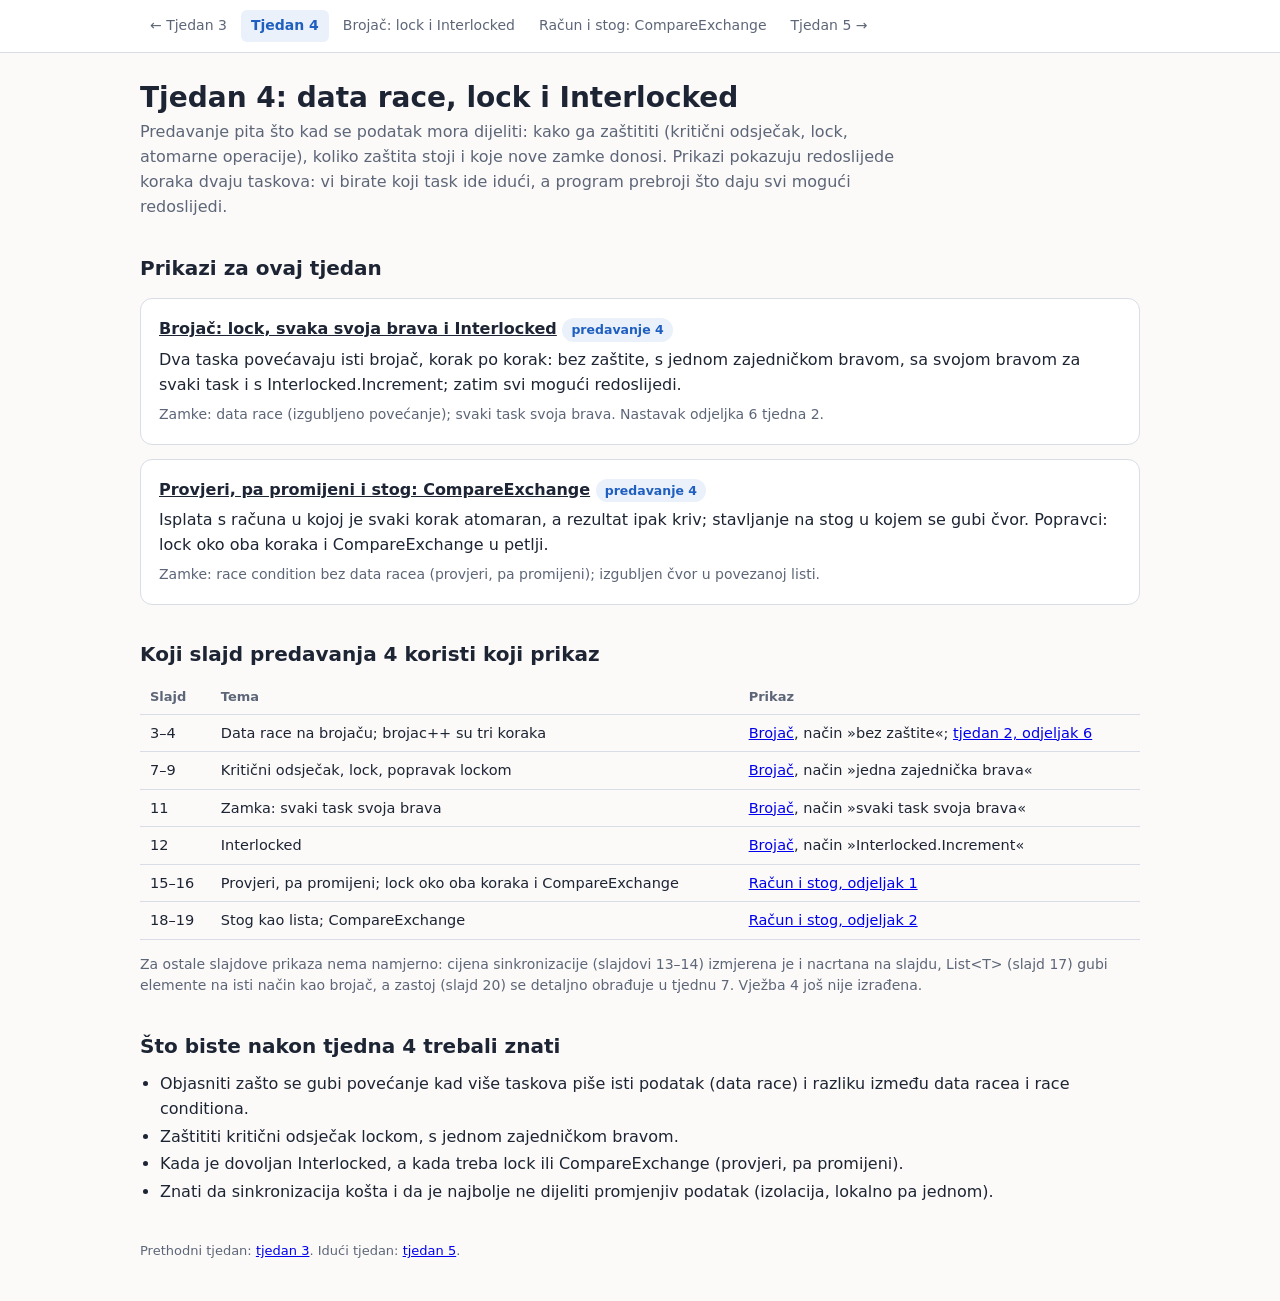
<file: exercises/03-data-race/Vizualizacije/index.html>
<!doctype html>
<html lang="hr">
<head>
<meta charset="utf-8">
<meta name="viewport" content="width=device-width,initial-scale=1">
<title>Paralelno programiranje: tjedan 4</title>
<link rel="stylesheet" href="stil.css">
</head>
<body>
<div class="wrap">
  <h1>Tjedan 4: data race, lock i Interlocked</h1>
  <p class="lead">Predavanje pita što kad se podatak mora dijeliti: kako ga zaštititi (kritični odsječak, lock, atomarne operacije), koliko zaštita stoji i koje nove zamke donosi. Prikazi pokazuju redoslijede koraka dvaju taskova: vi birate koji task ide idući, a program prebroji što daju svi mogući redoslijedi.</p>

  <h2>Prikazi za ovaj tjedan</h2>
  <div class="card">
    <h3><a href="brojac.html">Brojač: lock, svaka svoja brava i Interlocked</a> <span class="pill">predavanje 4</span></h3>
    <p style="margin:0 0 6px">Dva taska povećavaju isti brojač, korak po korak: bez zaštite, s jednom zajedničkom bravom, sa svojom bravom za svaki task i s Interlocked.Increment; zatim svi mogući redoslijedi.</p>
    <p class="muted" style="margin:0;font-size:14px">Zamke: data race (izgubljeno povećanje); svaki task svoja brava. Nastavak odjeljka 6 tjedna 2.</p>
  </div>
  <div class="card">
    <h3><a href="racun_stog.html">Provjeri, pa promijeni i stog: CompareExchange</a> <span class="pill">predavanje 4</span></h3>
    <p style="margin:0 0 6px">Isplata s računa u kojoj je svaki korak atomaran, a rezultat ipak kriv; stavljanje na stog u kojem se gubi čvor. Popravci: lock oko oba koraka i CompareExchange u petlji.</p>
    <p class="muted" style="margin:0;font-size:14px">Zamke: race condition bez data racea (provjeri, pa promijeni); izgubljen čvor u povezanoj listi.</p>
  </div>

  <h2>Koji slajd predavanja 4 koristi koji prikaz</h2>
  <table>
    <tr><th>Slajd</th><th>Tema</th><th>Prikaz</th></tr>
    <tr><td>3–4</td><td>Data race na brojaču; brojac++ su tri koraka</td><td><a href="brojac.html">Brojač</a>, način »bez zaštite«; <a href="../../Tjedan%2002%20-%20Taskovi%20i%20zamke/Vizualizacije/tjedan2.html">tjedan 2, odjeljak 6</a></td></tr>
    <tr><td>7–9</td><td>Kritični odsječak, lock, popravak lockom</td><td><a href="brojac.html">Brojač</a>, način »jedna zajednička brava«</td></tr>
    <tr><td>11</td><td>Zamka: svaki task svoja brava</td><td><a href="brojac.html">Brojač</a>, način »svaki task svoja brava«</td></tr>
    <tr><td>12</td><td>Interlocked</td><td><a href="brojac.html">Brojač</a>, način »Interlocked.Increment«</td></tr>
    <tr><td>15–16</td><td>Provjeri, pa promijeni; lock oko oba koraka i CompareExchange</td><td><a href="racun_stog.html">Račun i stog, odjeljak 1</a></td></tr>
    <tr><td>18–19</td><td>Stog kao lista; CompareExchange</td><td><a href="racun_stog.html">Račun i stog, odjeljak 2</a></td></tr>
  </table>
  <p class="muted" style="font-size:14px">Za ostale slajdove prikaza nema namjerno: cijena sinkronizacije (slajdovi 13–14) izmjerena je i nacrtana na slajdu, List&lt;T&gt; (slajd 17) gubi elemente na isti način kao brojač, a zastoj (slajd 20) se detaljno obrađuje u tjednu 7. Vježba 4 još nije izrađena.</p>

  <h2>Što biste nakon tjedna 4 trebali znati</h2>
  <ul class="tight">
    <li>Objasniti zašto se gubi povećanje kad više taskova piše isti podatak (data race) i razliku između data racea i race conditiona.</li>
    <li>Zaštititi kritični odsječak lockom, s jednom zajedničkom bravom.</li>
    <li>Kada je dovoljan Interlocked, a kada treba lock ili CompareExchange (provjeri, pa promijeni).</li>
    <li>Znati da sinkronizacija košta i da je najbolje ne dijeliti promjenjiv podatak (izolacija, lokalno pa jednom).</li>
  </ul>
  <footer>Prethodni tjedan: <a href="../../Tjedan%2003%20-%20Amdahlov%20zakon/Vizualizacije/index.html">tjedan 3</a>. Idući tjedan: <a href="../../Tjedan%2005%20-%20Modeli%20racunala%20i%20kanceliranje/Vizualizacije/index.html">tjedan 5</a>.</footer>
</div>
<script src="zajednicko.js"></script>
</body>
</html>
</file>
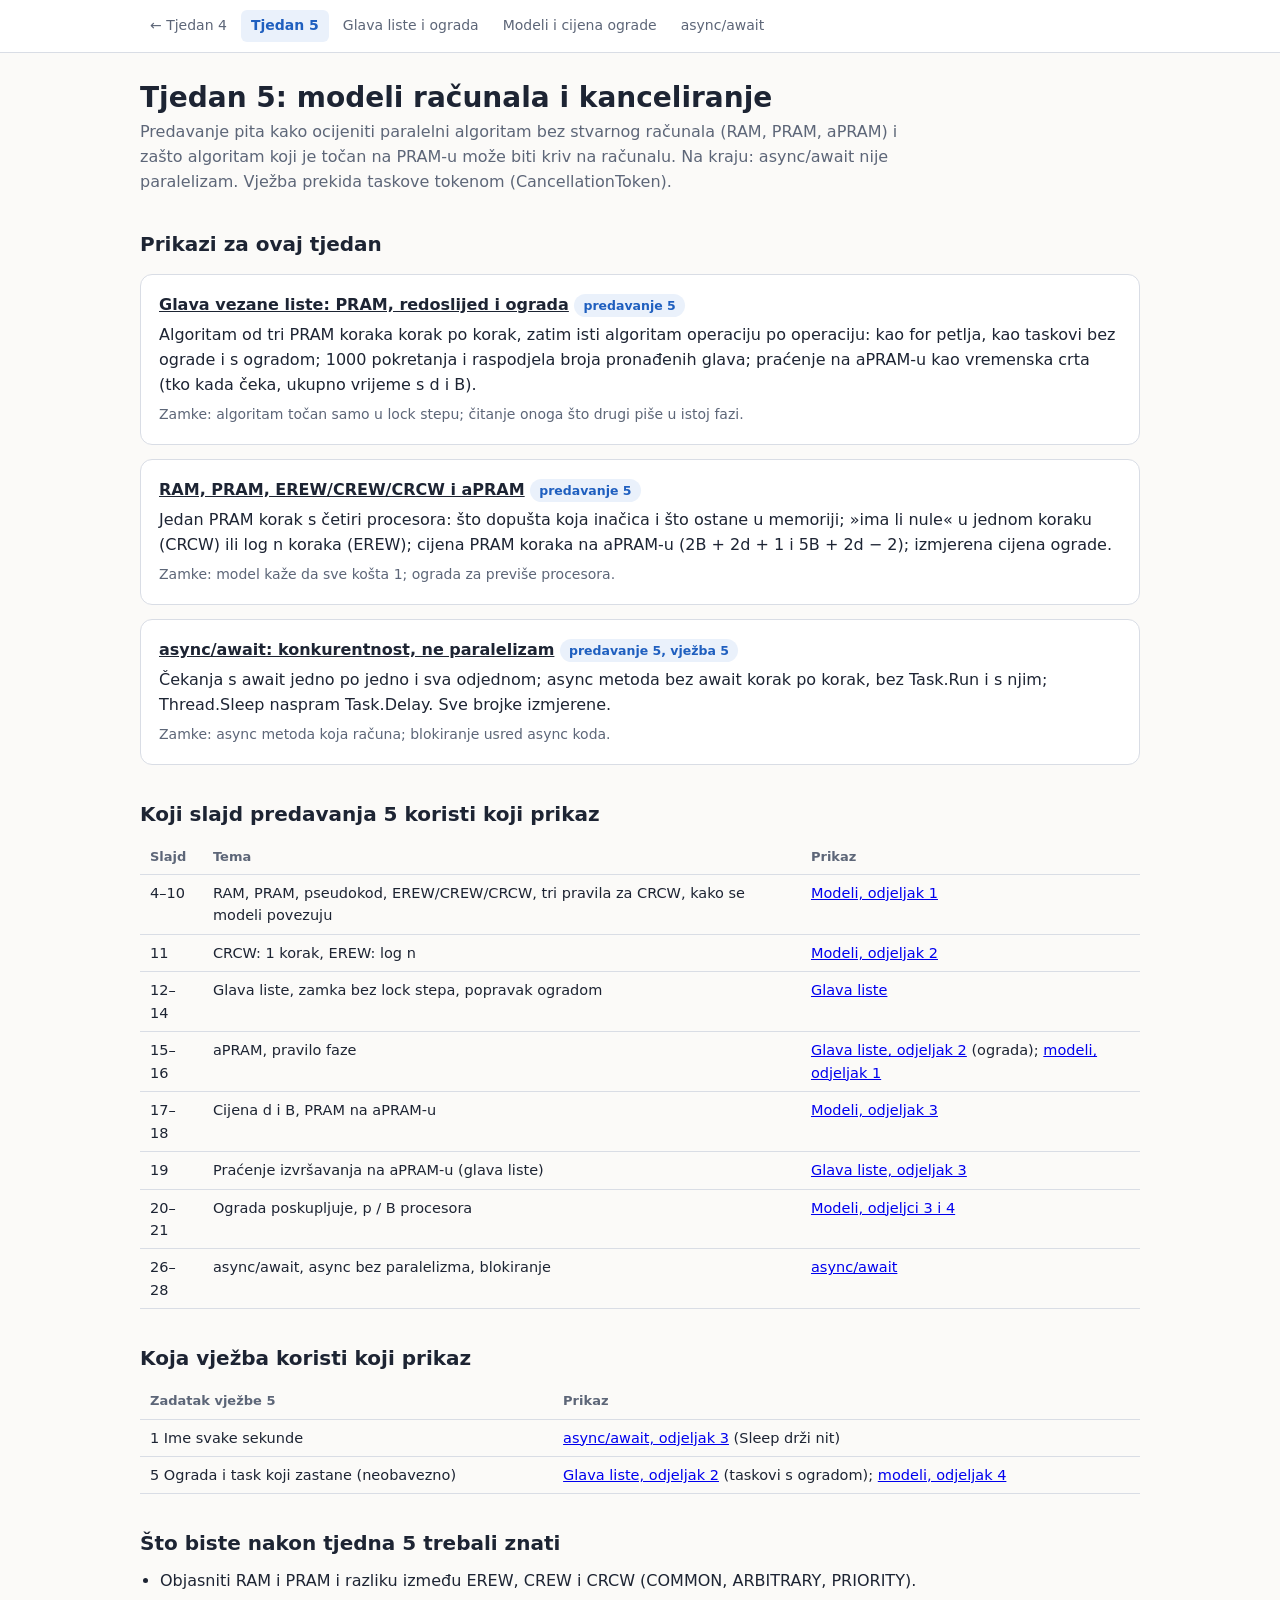
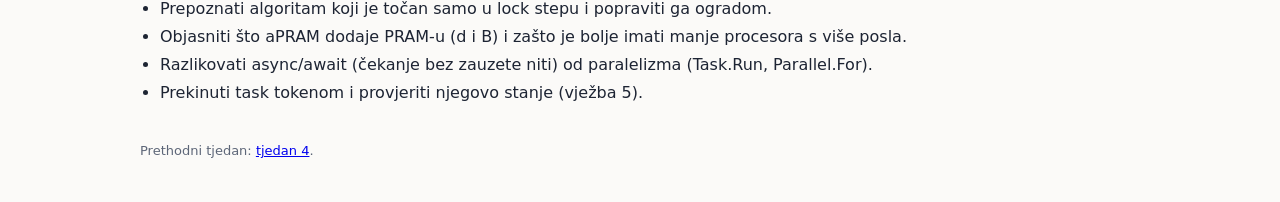
<file: exercises/04-models-async/Vizualizacije/index.html>
<!doctype html>
<html lang="hr">
<head>
<meta charset="utf-8">
<meta name="viewport" content="width=device-width,initial-scale=1">
<title>Paralelno programiranje: tjedan 5</title>
<link rel="stylesheet" href="stil.css">
</head>
<body>
<div class="wrap">
  <h1>Tjedan 5: modeli računala i kanceliranje</h1>
  <p class="lead">Predavanje pita kako ocijeniti paralelni algoritam bez stvarnog računala (RAM, PRAM, aPRAM) i zašto algoritam koji je točan na PRAM-u može biti kriv na računalu. Na kraju: async/await nije paralelizam. Vježba prekida taskove tokenom (CancellationToken).</p>

  <h2>Prikazi za ovaj tjedan</h2>
  <div class="card">
    <h3><a href="glava.html">Glava vezane liste: PRAM, redoslijed i ograda</a> <span class="pill">predavanje 5</span></h3>
    <p style="margin:0 0 6px">Algoritam od tri PRAM koraka korak po korak, zatim isti algoritam operaciju po operaciju: kao for petlja, kao taskovi bez ograde i s ogradom; 1000 pokretanja i raspodjela broja pronađenih glava; praćenje na aPRAM-u kao vremenska crta (tko kada čeka, ukupno vrijeme s d i B).</p>
    <p class="muted" style="margin:0;font-size:14px">Zamke: algoritam točan samo u lock stepu; čitanje onoga što drugi piše u istoj fazi.</p>
  </div>
  <div class="card">
    <h3><a href="modeli.html">RAM, PRAM, EREW/CREW/CRCW i aPRAM</a> <span class="pill">predavanje 5</span></h3>
    <p style="margin:0 0 6px">Jedan PRAM korak s četiri procesora: što dopušta koja inačica i što ostane u memoriji; »ima li nule« u jednom koraku (CRCW) ili log n koraka (EREW); cijena PRAM koraka na aPRAM-u (2B + 2d + 1 i 5B + 2d − 2); izmjerena cijena ograde.</p>
    <p class="muted" style="margin:0;font-size:14px">Zamke: model kaže da sve košta 1; ograda za previše procesora.</p>
  </div>
  <div class="card">
    <h3><a href="async.html">async/await: konkurentnost, ne paralelizam</a> <span class="pill">predavanje 5, vježba 5</span></h3>
    <p style="margin:0 0 6px">Čekanja s await jedno po jedno i sva odjednom; async metoda bez await korak po korak, bez Task.Run i s njim; Thread.Sleep naspram Task.Delay. Sve brojke izmjerene.</p>
    <p class="muted" style="margin:0;font-size:14px">Zamke: async metoda koja računa; blokiranje usred async koda.</p>
  </div>

  <h2>Koji slajd predavanja 5 koristi koji prikaz</h2>
  <table>
    <tr><th>Slajd</th><th>Tema</th><th>Prikaz</th></tr>
    <tr><td>4–10</td><td>RAM, PRAM, pseudokod, EREW/CREW/CRCW, tri pravila za CRCW, kako se modeli povezuju</td><td><a href="modeli.html">Modeli, odjeljak 1</a></td></tr>
    <tr><td>11</td><td>CRCW: 1 korak, EREW: log n</td><td><a href="modeli.html">Modeli, odjeljak 2</a></td></tr>
    <tr><td>12–14</td><td>Glava liste, zamka bez lock stepa, popravak ogradom</td><td><a href="glava.html">Glava liste</a></td></tr>
    <tr><td>15–16</td><td>aPRAM, pravilo faze</td><td><a href="glava.html">Glava liste, odjeljak 2</a> (ograda); <a href="modeli.html">modeli, odjeljak 1</a></td></tr>
    <tr><td>17–18</td><td>Cijena d i B, PRAM na aPRAM-u</td><td><a href="modeli.html">Modeli, odjeljak 3</a></td></tr>
    <tr><td>19</td><td>Praćenje izvršavanja na aPRAM-u (glava liste)</td><td><a href="glava.html">Glava liste, odjeljak 3</a></td></tr>
    <tr><td>20–21</td><td>Ograda poskupljuje, p / B procesora</td><td><a href="modeli.html">Modeli, odjeljci 3 i 4</a></td></tr>
    <tr><td>26–28</td><td>async/await, async bez paralelizma, blokiranje</td><td><a href="async.html">async/await</a></td></tr>
  </table>

  <h2>Koja vježba koristi koji prikaz</h2>
  <table>
    <tr><th>Zadatak vježbe 5</th><th>Prikaz</th></tr>
    <tr><td>1 Ime svake sekunde</td><td><a href="async.html">async/await, odjeljak 3</a> (Sleep drži nit)</td></tr>
    <tr><td>5 Ograda i task koji zastane (neobavezno)</td><td><a href="glava.html">Glava liste, odjeljak 2</a> (taskovi s ogradom); <a href="modeli.html">modeli, odjeljak 4</a></td></tr>
  </table>

  <h2>Što biste nakon tjedna 5 trebali znati</h2>
  <ul class="tight">
    <li>Objasniti RAM i PRAM i razliku između EREW, CREW i CRCW (COMMON, ARBITRARY, PRIORITY).</li>
    <li>Prepoznati algoritam koji je točan samo u lock stepu i popraviti ga ogradom.</li>
    <li>Objasniti što aPRAM dodaje PRAM-u (d i B) i zašto je bolje imati manje procesora s više posla.</li>
    <li>Razlikovati async/await (čekanje bez zauzete niti) od paralelizma (Task.Run, Parallel.For).</li>
    <li>Prekinuti task tokenom i provjeriti njegovo stanje (vježba 5).</li>
  </ul>
  <footer>Prethodni tjedan: <a href="../../Tjedan%2004%20-%20Data%20race/Vizualizacije/index.html">tjedan 4</a>.</footer>
</div>
<script src="zajednicko.js"></script>
</body>
</html>
</file>
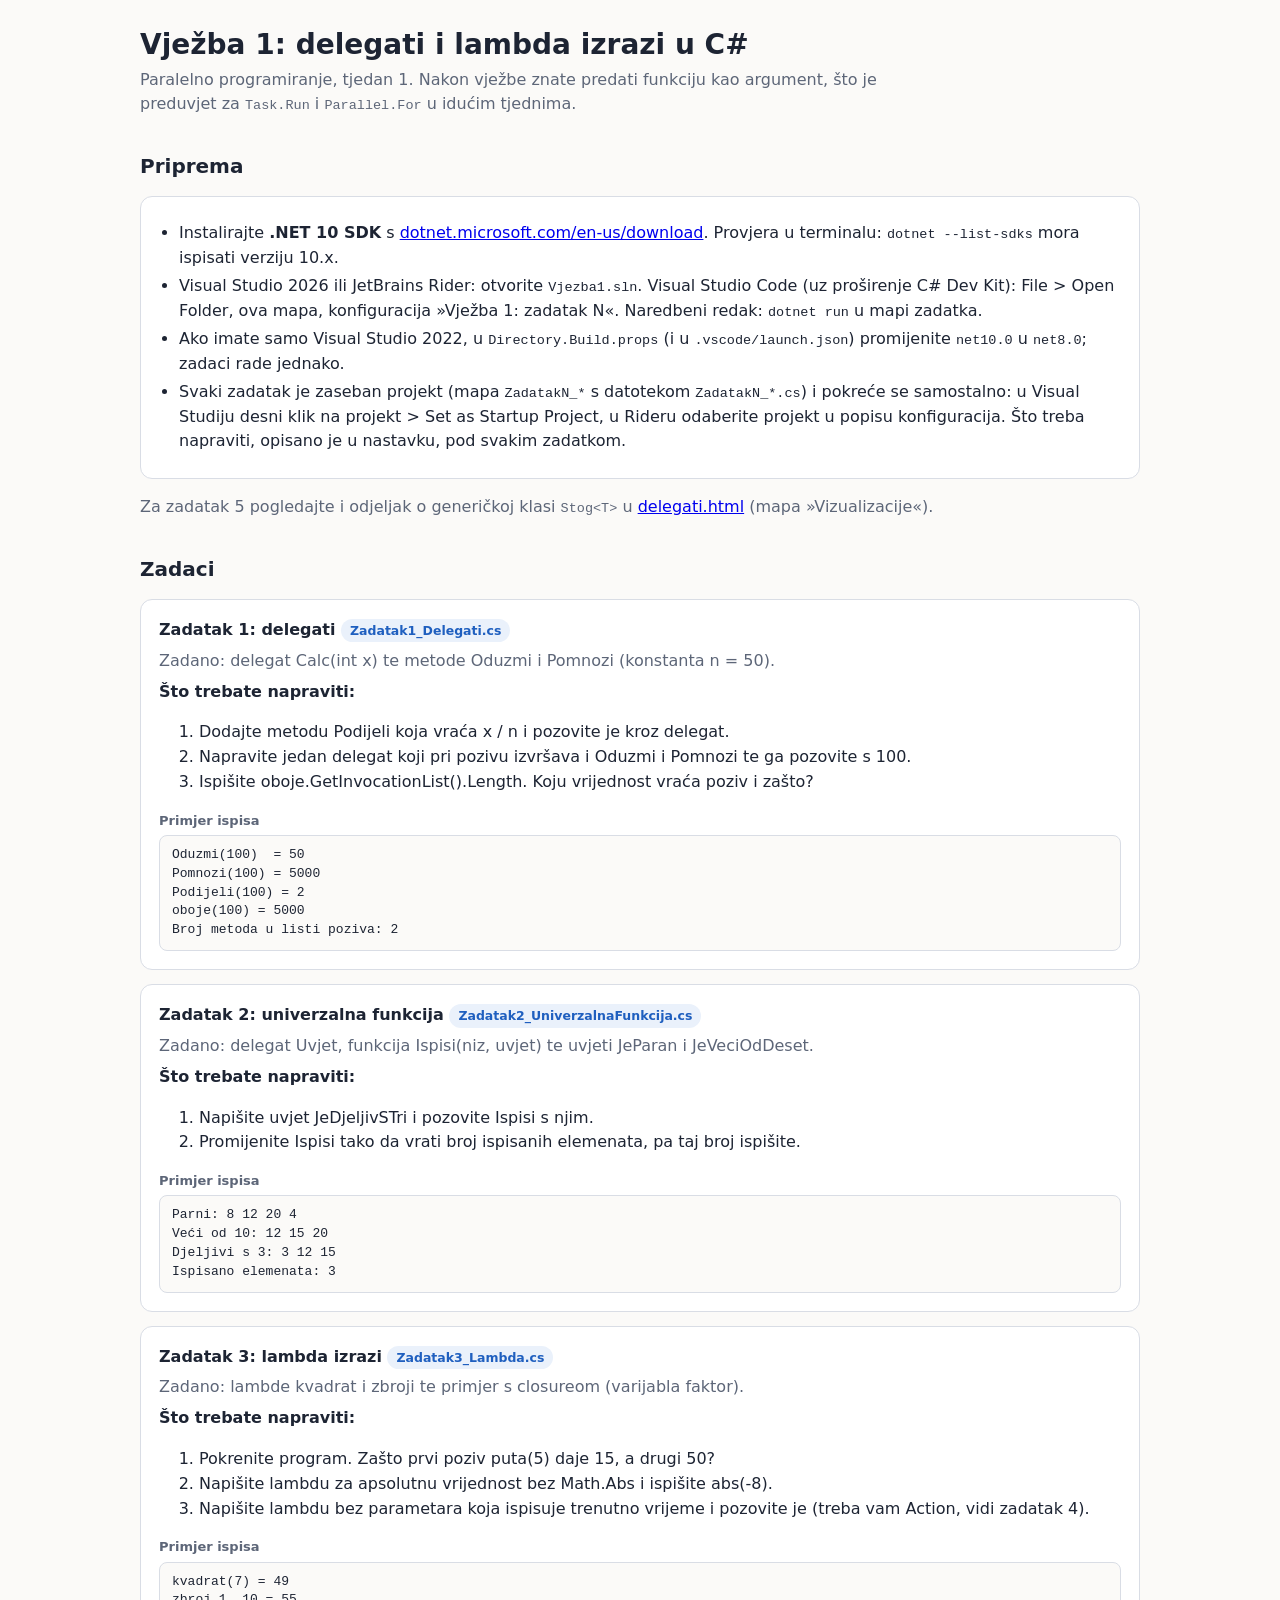
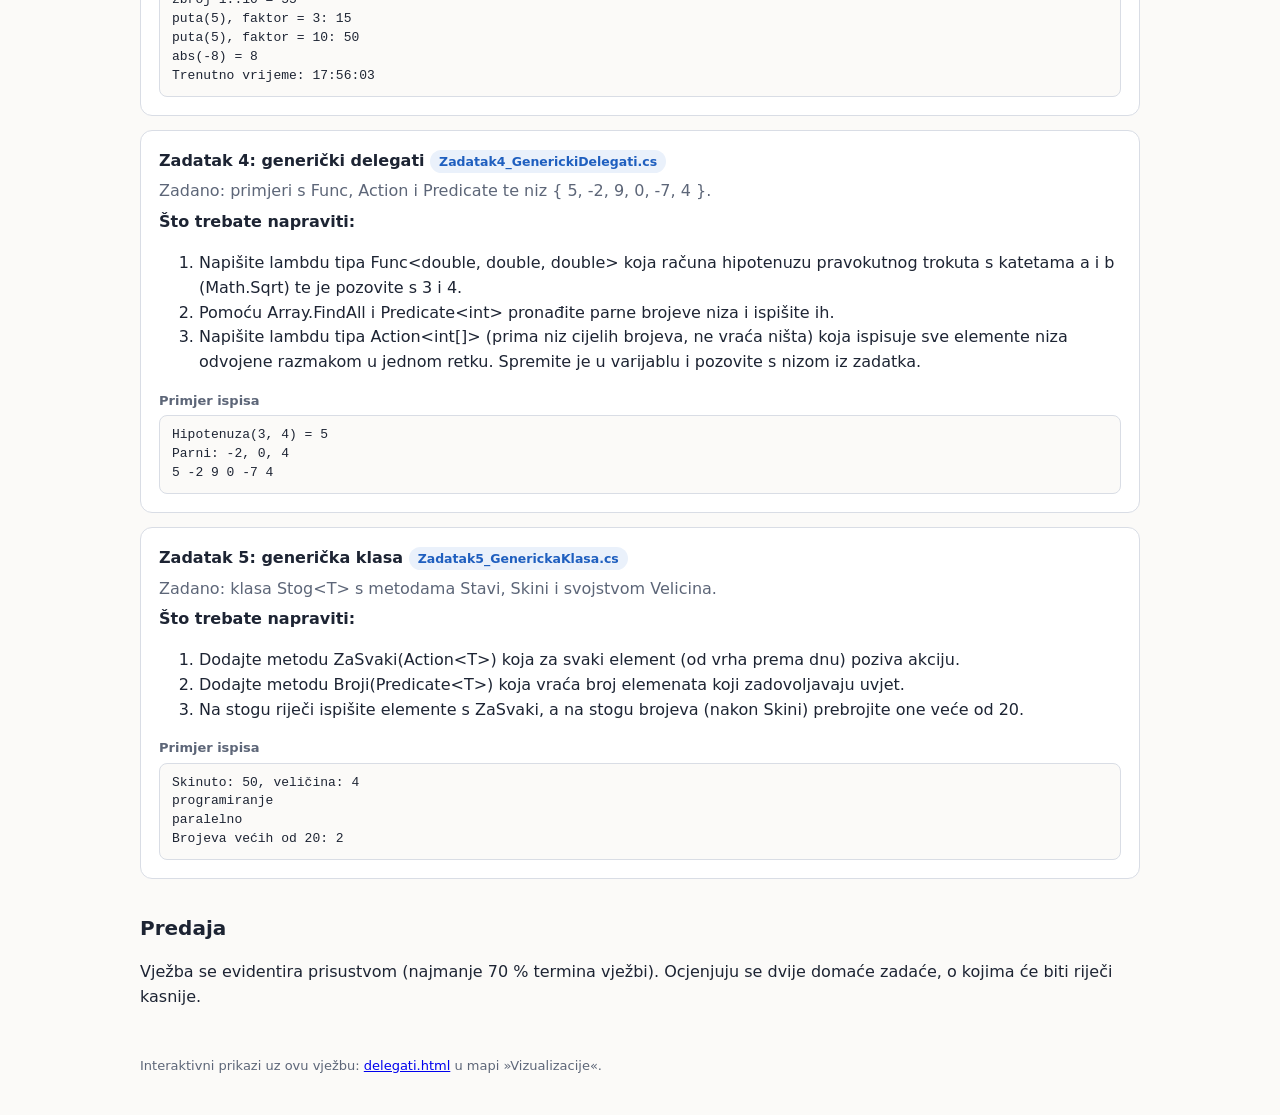
<file: exercises/01-delegates/Vjezba1_upute.html>
<!doctype html>
<html lang="hr">
<head>
<meta charset="utf-8">
<meta name="viewport" content="width=device-width,initial-scale=1">
<title>Vježba 1: delegati i lambda izrazi</title>
<link rel="stylesheet" href="stil.css">
</head>
<body>
<div class="wrap">
  <h1>Vježba 1: delegati i lambda izrazi u C#</h1>
  <p class="lead">Paralelno programiranje, tjedan 1. Nakon vježbe znate predati funkciju kao argument, što je preduvjet za <code>Task.Run</code> i <code>Parallel.For</code> u idućim tjednima.</p>

  <h2>Priprema</h2>
  <div class="card">
    <ul class="tight">
      <li>Instalirajte <b>.NET 10 SDK</b> s <a href="https://dotnet.microsoft.com/en-us/download">dotnet.microsoft.com/en-us/download</a>. Provjera u terminalu: <code>dotnet --list-sdks</code> mora ispisati verziju 10.x.</li>
      <li>Visual Studio 2026 ili JetBrains Rider: otvorite <code>Vjezba1.sln</code>. Visual Studio Code (uz proširenje C# Dev Kit): File &gt; Open Folder, ova mapa, konfiguracija »Vježba 1: zadatak N«. Naredbeni redak: <code>dotnet run</code> u mapi zadatka.</li>
      <li>Ako imate samo Visual Studio 2022, u <code>Directory.Build.props</code> (i u <code>.vscode/launch.json</code>) promijenite <code>net10.0</code> u <code>net8.0</code>; zadaci rade jednako.</li>
      <li>Svaki zadatak je zaseban projekt (mapa <code>ZadatakN_*</code> s datotekom <code>ZadatakN_*.cs</code>) i pokreće se samostalno: u Visual Studiju desni klik na projekt &gt; Set as Startup Project, u Rideru odaberite projekt u popisu konfiguracija. Što treba napraviti, opisano je u nastavku, pod svakim zadatkom.</li>
    </ul>
  </div>

  <p class="muted">Za zadatak 5 pogledajte i odjeljak o generičkoj klasi <code>Stog&lt;T&gt;</code> u <a href="Vizualizacije/delegati.html">delegati.html</a> (mapa »Vizualizacije«).</p>
  <h2>Zadaci</h2>
  <div class="card">
    <h3>Zadatak 1: delegati <span class="pill">Zadatak1_Delegati.cs</span></h3>
    <p class="muted" style="margin:6px 0">Zadano: delegat Calc(int x) te metode Oduzmi i Pomnozi (konstanta n = 50).</p><b>Što trebate napraviti:</b><ol class="tight"><li>Dodajte metodu Podijeli koja vraća x / n i pozovite je kroz delegat.</li><li>Napravite jedan delegat koji pri pozivu izvršava i Oduzmi i Pomnozi te ga pozovite s 100.</li><li>Ispišite oboje.GetInvocationList().Length. Koju vrijednost vraća poziv i zašto?</li></ol>
    <div class="out"><b>Primjer ispisa</b><pre>Oduzmi(100)  = 50
Pomnozi(100) = 5000
Podijeli(100) = 2
oboje(100) = 5000
Broj metoda u listi poziva: 2</pre></div>
  </div>
  <div class="card">
    <h3>Zadatak 2: univerzalna funkcija <span class="pill">Zadatak2_UniverzalnaFunkcija.cs</span></h3>
    <p class="muted" style="margin:6px 0">Zadano: delegat Uvjet, funkcija Ispisi(niz, uvjet) te uvjeti JeParan i JeVeciOdDeset.</p><b>Što trebate napraviti:</b><ol class="tight"><li>Napišite uvjet JeDjeljivSTri i pozovite Ispisi s njim.</li><li>Promijenite Ispisi tako da vrati broj ispisanih elemenata, pa taj broj ispišite.</li></ol>
    <div class="out"><b>Primjer ispisa</b><pre>Parni: 8 12 20 4
Veći od 10: 12 15 20
Djeljivi s 3: 3 12 15
Ispisano elemenata: 3</pre></div>
  </div>
  <div class="card">
    <h3>Zadatak 3: lambda izrazi <span class="pill">Zadatak3_Lambda.cs</span></h3>
    <p class="muted" style="margin:6px 0">Zadano: lambde kvadrat i zbroji te primjer s closureom (varijabla faktor).</p><b>Što trebate napraviti:</b><ol class="tight"><li>Pokrenite program. Zašto prvi poziv puta(5) daje 15, a drugi 50?</li><li>Napišite lambdu za apsolutnu vrijednost bez Math.Abs i ispišite abs(-8).</li><li>Napišite lambdu bez parametara koja ispisuje trenutno vrijeme i pozovite je (treba vam Action, vidi zadatak 4).</li></ol>
    <div class="out"><b>Primjer ispisa</b><pre>kvadrat(7) = 49
zbroj 1..10 = 55
puta(5), faktor = 3: 15
puta(5), faktor = 10: 50
abs(-8) = 8
Trenutno vrijeme: 17:56:03</pre></div>
  </div>
  <div class="card">
    <h3>Zadatak 4: generički delegati <span class="pill">Zadatak4_GenerickiDelegati.cs</span></h3>
    <p class="muted" style="margin:6px 0">Zadano: primjeri s Func, Action i Predicate te niz { 5, -2, 9, 0, -7, 4 }.</p><b>Što trebate napraviti:</b><ol class="tight"><li>Napišite lambdu tipa Func&lt;double, double, double&gt; koja računa hipotenuzu pravokutnog trokuta s katetama a i b (Math.Sqrt) te je pozovite s 3 i 4.</li><li>Pomoću Array.FindAll i Predicate&lt;int&gt; pronađite parne brojeve niza i ispišite ih.</li><li>Napišite lambdu tipa Action&lt;int[]&gt; (prima niz cijelih brojeva, ne vraća ništa) koja ispisuje sve elemente niza odvojene razmakom u jednom retku. Spremite je u varijablu i pozovite s nizom iz zadatka.</li></ol>
    <div class="out"><b>Primjer ispisa</b><pre>Hipotenuza(3, 4) = 5
Parni: -2, 0, 4
5 -2 9 0 -7 4</pre></div>
  </div>
  <div class="card">
    <h3>Zadatak 5: generička klasa <span class="pill">Zadatak5_GenerickaKlasa.cs</span></h3>
    <p class="muted" style="margin:6px 0">Zadano: klasa Stog&lt;T&gt; s metodama Stavi, Skini i svojstvom Velicina.</p><b>Što trebate napraviti:</b><ol class="tight"><li>Dodajte metodu ZaSvaki(Action&lt;T&gt;) koja za svaki element (od vrha prema dnu) poziva akciju.</li><li>Dodajte metodu Broji(Predicate&lt;T&gt;) koja vraća broj elemenata koji zadovoljavaju uvjet.</li><li>Na stogu riječi ispišite elemente s ZaSvaki, a na stogu brojeva (nakon Skini) prebrojite one veće od 20.</li></ol>
    <div class="out"><b>Primjer ispisa</b><pre>Skinuto: 50, veličina: 4
programiranje
paralelno
Brojeva većih od 20: 2</pre></div>
  </div>

  <h2>Predaja</h2>
  <p>Vježba se evidentira prisustvom (najmanje 70 % termina vježbi). Ocjenjuju se dvije domaće zadaće, o kojima će biti riječi kasnije.</p>
  <footer>Interaktivni prikazi uz ovu vježbu: <a href="Vizualizacije/delegati.html">delegati.html</a> u mapi »Vizualizacije«.</footer>

  </div>
</body>
</html>
</file>
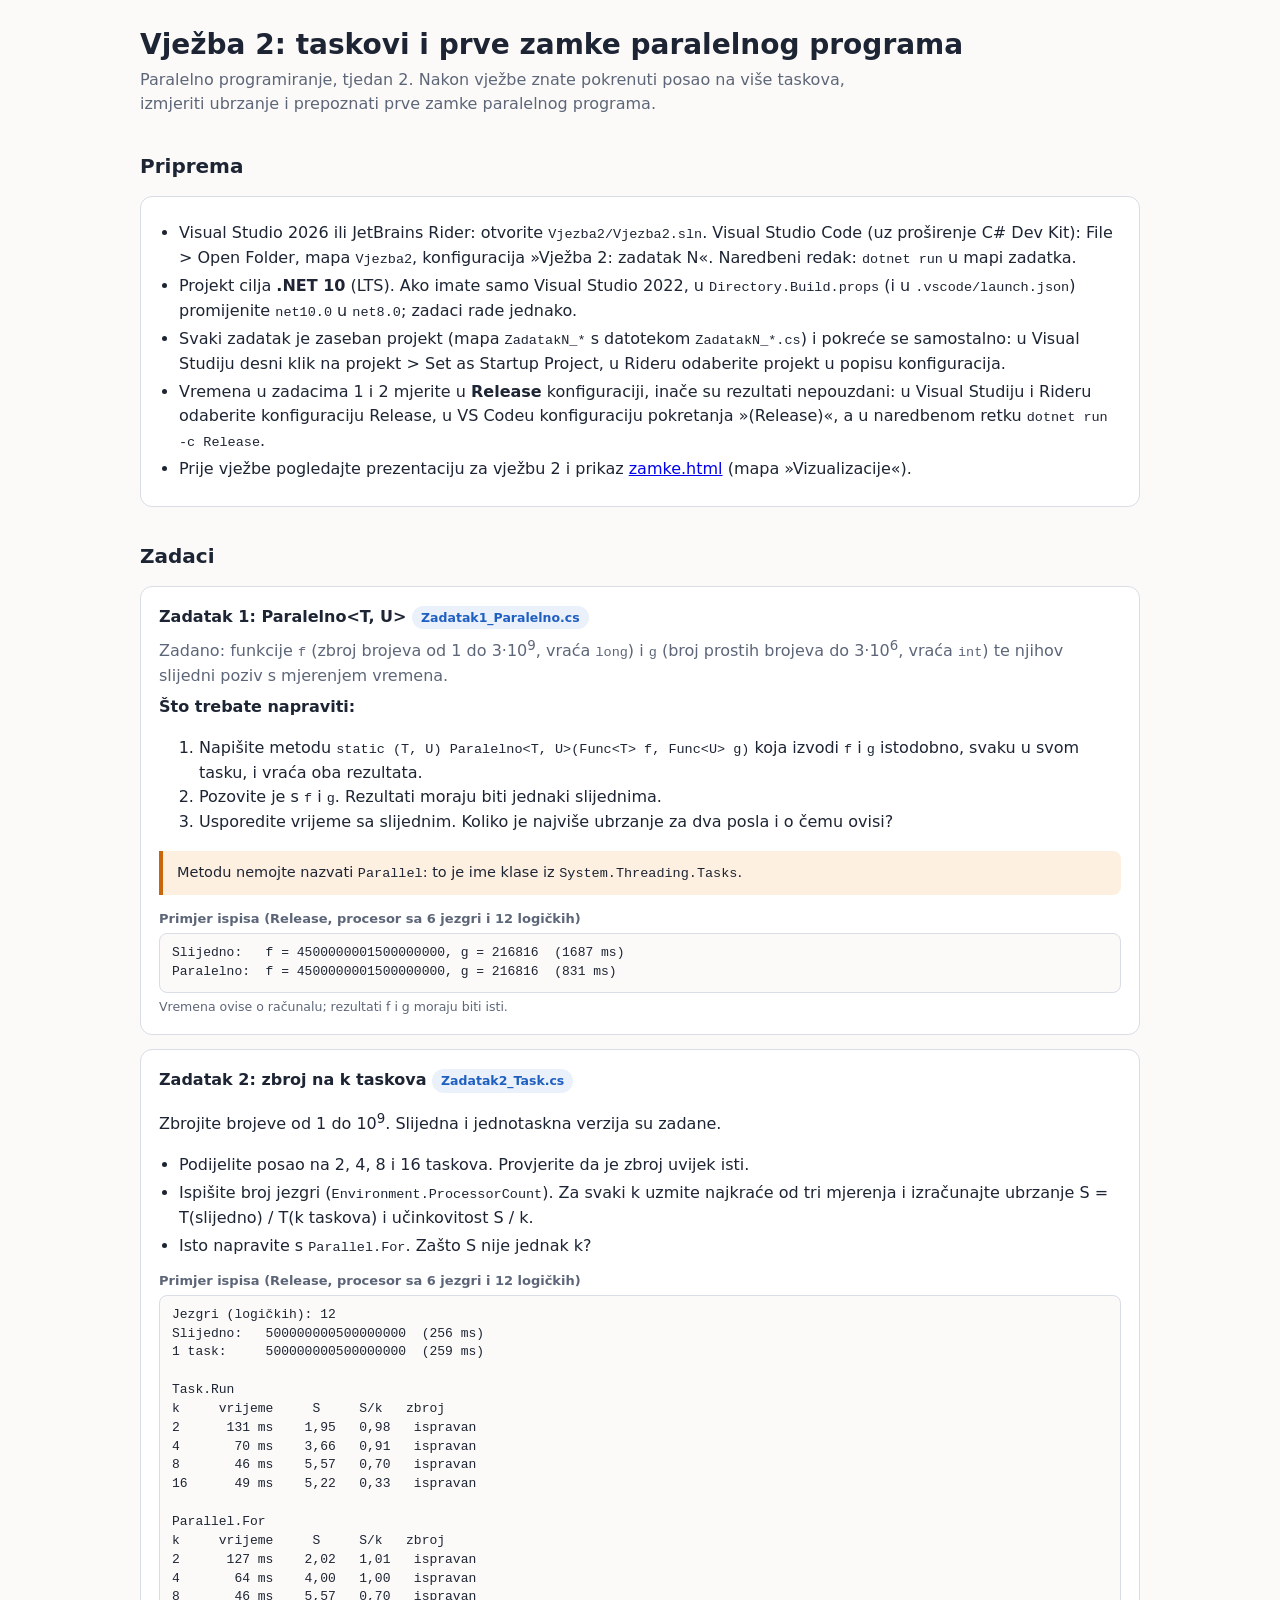
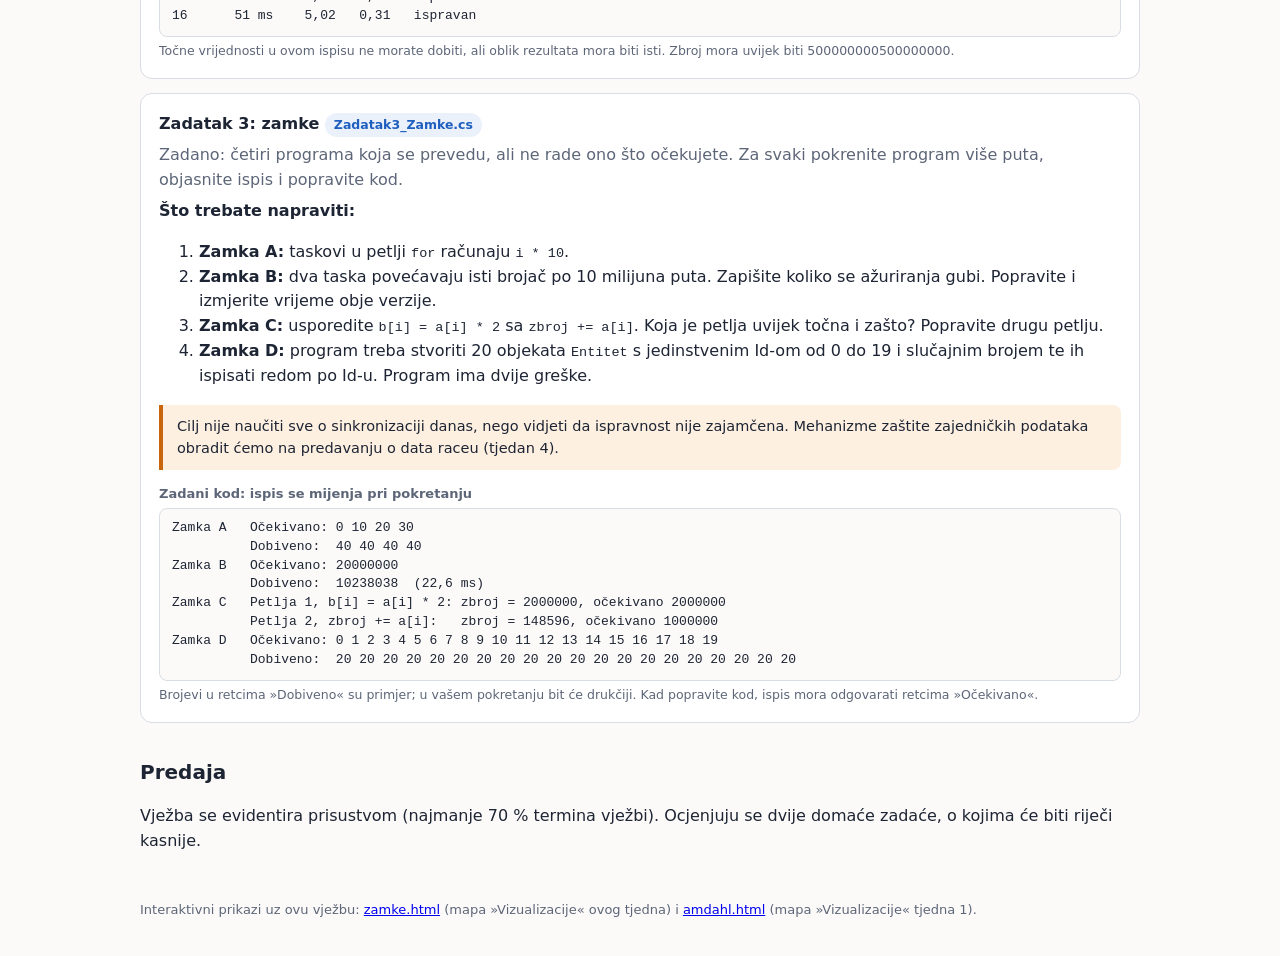
<file: exercises/02-parallel/Vjezba2_upute.html>
<!doctype html>
<html lang="hr">
<head>
<meta charset="utf-8">
<meta name="viewport" content="width=device-width,initial-scale=1">
<title>Vježba 2: taskovi i prve zamke</title>
<link rel="stylesheet" href="stil.css">
</head>
<body>
<div class="wrap">
  <h1>Vježba 2: taskovi i prve zamke paralelnog programa</h1>
  <p class="lead">Paralelno programiranje, tjedan 2. Nakon vježbe znate pokrenuti posao na više taskova, izmjeriti ubrzanje i prepoznati prve zamke paralelnog programa.</p>

  <h2>Priprema</h2>
  <div class="card">
    <ul class="tight">
      <li>Visual Studio 2026 ili JetBrains Rider: otvorite <code>Vjezba2/Vjezba2.sln</code>. Visual Studio Code (uz proširenje C# Dev Kit): File &gt; Open Folder, mapa <code>Vjezba2</code>, konfiguracija »Vježba 2: zadatak N«. Naredbeni redak: <code>dotnet run</code> u mapi zadatka.</li>
      <li>Projekt cilja <b>.NET 10</b> (LTS). Ako imate samo Visual Studio 2022, u <code>Directory.Build.props</code> (i u <code>.vscode/launch.json</code>) promijenite <code>net10.0</code> u <code>net8.0</code>; zadaci rade jednako.</li>
      <li>Svaki zadatak je zaseban projekt (mapa <code>ZadatakN_*</code> s datotekom <code>ZadatakN_*.cs</code>) i pokreće se samostalno: u Visual Studiju desni klik na projekt &gt; Set as Startup Project, u Rideru odaberite projekt u popisu konfiguracija.</li>
      <li>Vremena u zadacima 1 i 2 mjerite u <b>Release</b> konfiguraciji, inače su rezultati nepouzdani: u Visual Studiju i Rideru odaberite konfiguraciju Release, u VS Codeu konfiguraciju pokretanja »(Release)«, a u naredbenom retku <code>dotnet run -c Release</code>.</li>
      <li>Prije vježbe pogledajte prezentaciju za vježbu 2 i prikaz <a href="../Vizualizacije/zamke.html">zamke.html</a> (mapa »Vizualizacije«).</li>
    </ul>
  </div>

  <h2>Zadaci</h2>
  <div class="card">
    <h3>Zadatak 1: Paralelno&lt;T, U&gt; <span class="pill">Zadatak1_Paralelno.cs</span></h3>
    <p class="muted" style="margin:6px 0">Zadano: funkcije <code>f</code> (zbroj brojeva od 1 do 3·10<sup>9</sup>, vraća <code>long</code>) i <code>g</code> (broj prostih brojeva do 3·10<sup>6</sup>, vraća <code>int</code>) te njihov slijedni poziv s mjerenjem vremena.</p>
    <b>Što trebate napraviti:</b>
    <ol class="tight">
      <li>Napišite metodu <code>static (T, U) Paralelno&lt;T, U&gt;(Func&lt;T&gt; f, Func&lt;U&gt; g)</code> koja izvodi <code>f</code> i <code>g</code> istodobno, svaku u svom tasku, i vraća oba rezultata.</li>
      <li>Pozovite je s <code>f</code> i <code>g</code>. Rezultati moraju biti jednaki slijednima.</li>
      <li>Usporedite vrijeme sa slijednim. Koliko je najviše ubrzanje za dva posla i o čemu ovisi?</li>
    </ol>
    <div class="note">Metodu nemojte nazvati <code>Parallel</code>: to je ime klase iz <code>System.Threading.Tasks</code>.</div>
    <div class="out"><b>Primjer ispisa (Release, procesor sa 6 jezgri i 12 logičkih)</b><pre>Slijedno:   f = 4500000001500000000, g = 216816  (1687 ms)
Paralelno:  f = 4500000001500000000, g = 216816  (831 ms)</pre><small>Vremena ovise o računalu; rezultati f i g moraju biti isti.</small></div>
  </div>

  <div class="card">
    <h3>Zadatak 2: zbroj na k taskova <span class="pill">Zadatak2_Task.cs</span></h3>
    <p>Zbrojite brojeve od 1 do 10<sup>9</sup>. Slijedna i jednotaskna verzija su zadane.</p>
    <ul class="tight">
      <li>Podijelite posao na 2, 4, 8 i 16 taskova. Provjerite da je zbroj uvijek isti.</li>
      <li>Ispišite broj jezgri (<code>Environment.ProcessorCount</code>). Za svaki k uzmite najkraće od tri mjerenja i izračunajte ubrzanje S = T(slijedno) / T(k taskova) i učinkovitost S / k.</li>
      <li>Isto napravite s <code>Parallel.For</code>. Zašto S nije jednak k?</li>
    </ul>
    <div class="out"><b>Primjer ispisa (Release, procesor sa 6 jezgri i 12 logičkih)</b><pre>Jezgri (logičkih): 12
Slijedno:   500000000500000000  (256 ms)
1 task:     500000000500000000  (259 ms)

Task.Run
k     vrijeme     S     S/k   zbroj
2      131 ms    1,95   0,98   ispravan
4       70 ms    3,66   0,91   ispravan
8       46 ms    5,57   0,70   ispravan
16      49 ms    5,22   0,33   ispravan

Parallel.For
k     vrijeme     S     S/k   zbroj
2      127 ms    2,02   1,01   ispravan
4       64 ms    4,00   1,00   ispravan
8       46 ms    5,57   0,70   ispravan
16      51 ms    5,02   0,31   ispravan</pre><small>Točne vrijednosti u ovom ispisu ne morate dobiti, ali oblik rezultata mora biti isti. Zbroj mora uvijek biti 500000000500000000.</small></div>
  </div>

  <div class="card">
    <h3>Zadatak 3: zamke <span class="pill">Zadatak3_Zamke.cs</span></h3>
    <p class="muted" style="margin:6px 0">Zadano: četiri programa koja se prevedu, ali ne rade ono što očekujete. Za svaki pokrenite program više puta, objasnite ispis i popravite kod.</p>
    <b>Što trebate napraviti:</b>
    <ol class="tight">
      <li><b>Zamka A:</b> taskovi u petlji <code>for</code> računaju <code>i * 10</code>.</li>
      <li><b>Zamka B:</b> dva taska povećavaju isti brojač po 10 milijuna puta. Zapišite koliko se ažuriranja gubi. Popravite i izmjerite vrijeme obje verzije.</li>
      <li><b>Zamka C:</b> usporedite <code>b[i] = a[i] * 2</code> sa <code>zbroj += a[i]</code>. Koja je petlja uvijek točna i zašto? Popravite drugu petlju.</li>
      <li><b>Zamka D:</b> program treba stvoriti 20 objekata <code>Entitet</code> s jedinstvenim Id-om od 0 do 19 i slučajnim brojem te ih ispisati redom po Id-u. Program ima dvije greške.</li>
    </ol>
    <div class="note">Cilj nije naučiti sve o sinkronizaciji danas, nego vidjeti da ispravnost nije zajamčena. Mehanizme zaštite zajedničkih podataka obradit ćemo na predavanju o data raceu (tjedan 4).</div>
    <div class="out"><b>Zadani kod: ispis se mijenja pri pokretanju</b><pre>Zamka A   Očekivano: 0 10 20 30
          Dobiveno:  40 40 40 40
Zamka B   Očekivano: 20000000
          Dobiveno:  10238038  (22,6 ms)
Zamka C   Petlja 1, b[i] = a[i] * 2: zbroj = 2000000, očekivano 2000000
          Petlja 2, zbroj += a[i]:   zbroj = 148596, očekivano 1000000
Zamka D   Očekivano: 0 1 2 3 4 5 6 7 8 9 10 11 12 13 14 15 16 17 18 19
          Dobiveno:  20 20 20 20 20 20 20 20 20 20 20 20 20 20 20 20 20 20 20 20</pre><small>Brojevi u retcima »Dobiveno« su primjer; u vašem pokretanju bit će drukčiji. Kad popravite kod, ispis mora odgovarati retcima »Očekivano«.</small></div>
  </div>

  <h2>Predaja</h2>
  <p>Vježba se evidentira prisustvom (najmanje 70 % termina vježbi). Ocjenjuju se dvije domaće zadaće, o kojima će biti riječi kasnije.</p>
  <footer>Interaktivni prikazi uz ovu vježbu: <a href="../Vizualizacije/zamke.html">zamke.html</a> (mapa »Vizualizacije« ovog tjedna) i <a href="../../Tjedan%2001%20-%20Uvod/Vizualizacije/amdahl.html">amdahl.html</a> (mapa »Vizualizacije« tjedna 1).</footer>

  </div>
</body>
</html>
</file>
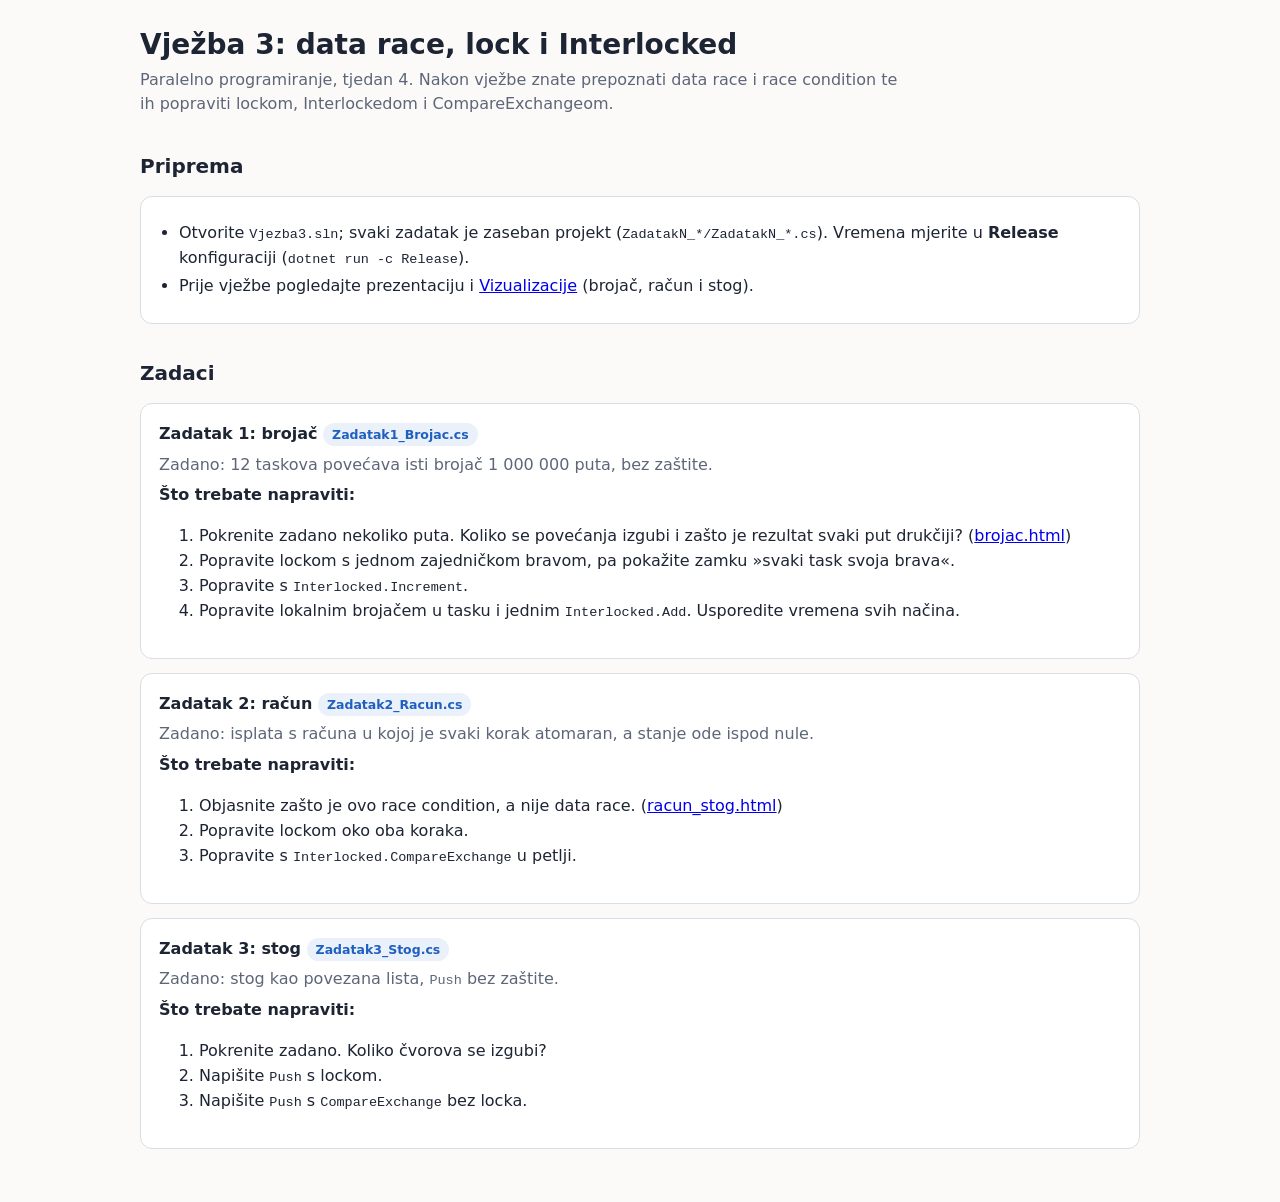
<file: exercises/03-data-race/Vjezba3_upute.html>
<!doctype html>
<html lang="hr">
<head>
<meta charset="utf-8">
<meta name="viewport" content="width=device-width,initial-scale=1">
<title>Vježba 3: data race, lock i Interlocked</title>
<link rel="stylesheet" href="stil.css">
</head>
<body>
<div class="wrap">
  <h1>Vježba 3: data race, lock i Interlocked</h1>
  <p class="lead">Paralelno programiranje, tjedan 4. Nakon vježbe znate prepoznati data race i race condition te ih popraviti lockom, Interlockedom i CompareExchangeom.</p>

  <h2>Priprema</h2>
  <div class="card">
    <ul class="tight">
      <li>Otvorite <code>Vjezba3.sln</code>; svaki zadatak je zaseban projekt (<code>ZadatakN_*/ZadatakN_*.cs</code>). Vremena mjerite u <b>Release</b> konfiguraciji (<code>dotnet run -c Release</code>).</li>
      <li>Prije vježbe pogledajte prezentaciju i <a href="Vizualizacije/index.html">Vizualizacije</a> (brojač, račun i stog).</li>
    </ul>
  </div>

  <h2>Zadaci</h2>
  <div class="card">
    <h3>Zadatak 1: brojač <span class="pill">Zadatak1_Brojac.cs</span></h3>
    <p class="muted" style="margin:6px 0">Zadano: 12 taskova povećava isti brojač 1 000 000 puta, bez zaštite.</p>
    <b>Što trebate napraviti:</b>
    <ol class="tight">
      <li>Pokrenite zadano nekoliko puta. Koliko se povećanja izgubi i zašto je rezultat svaki put drukčiji? (<a href="Vizualizacije/brojac.html">brojac.html</a>)</li>
      <li>Popravite lockom s jednom zajedničkom bravom, pa pokažite zamku »svaki task svoja brava«.</li>
      <li>Popravite s <code>Interlocked.Increment</code>.</li>
      <li>Popravite lokalnim brojačem u tasku i jednim <code>Interlocked.Add</code>. Usporedite vremena svih načina.</li>
    </ol>
  </div>
  <div class="card">
    <h3>Zadatak 2: račun <span class="pill">Zadatak2_Racun.cs</span></h3>
    <p class="muted" style="margin:6px 0">Zadano: isplata s računa u kojoj je svaki korak atomaran, a stanje ode ispod nule.</p>
    <b>Što trebate napraviti:</b>
    <ol class="tight">
      <li>Objasnite zašto je ovo race condition, a nije data race. (<a href="Vizualizacije/racun_stog.html">racun_stog.html</a>)</li>
      <li>Popravite lockom oko oba koraka.</li>
      <li>Popravite s <code>Interlocked.CompareExchange</code> u petlji.</li>
    </ol>
  </div>
  <div class="card">
    <h3>Zadatak 3: stog <span class="pill">Zadatak3_Stog.cs</span></h3>
    <p class="muted" style="margin:6px 0">Zadano: stog kao povezana lista, <code>Push</code> bez zaštite.</p>
    <b>Što trebate napraviti:</b>
    <ol class="tight">
      <li>Pokrenite zadano. Koliko čvorova se izgubi?</li>
      <li>Napišite <code>Push</code> s lockom.</li>
      <li>Napišite <code>Push</code> s <code>CompareExchange</code> bez locka.</li>
    </ol>
  </div>
</div>
</body>
</html>
</file>
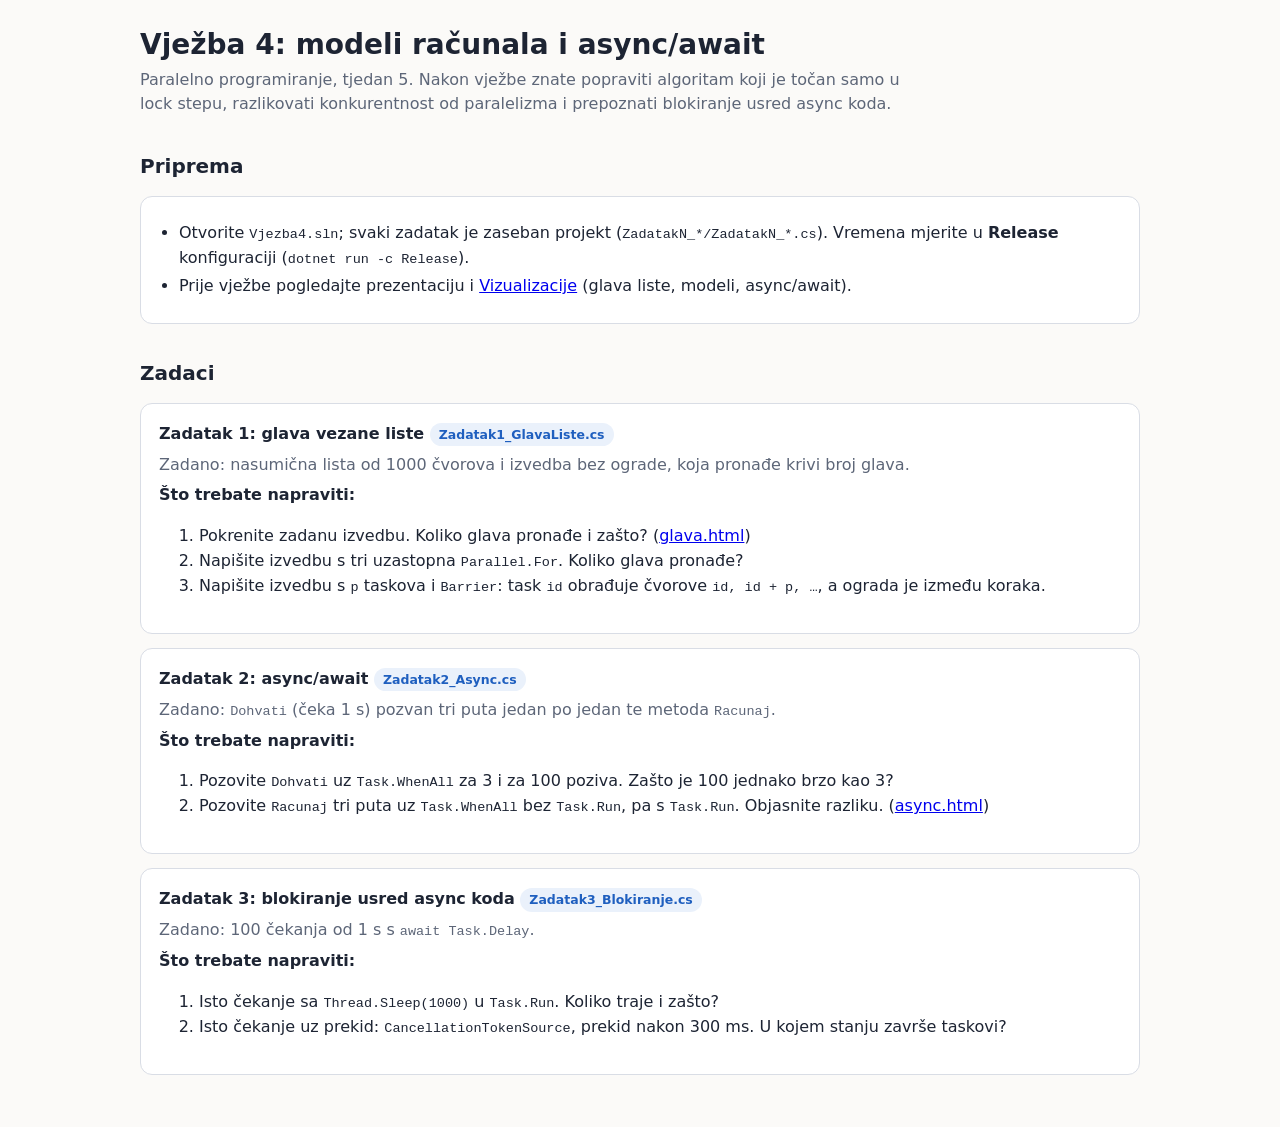
<file: exercises/04-models-async/Vjezba4_upute.html>
<!doctype html>
<html lang="hr">
<head>
<meta charset="utf-8">
<meta name="viewport" content="width=device-width,initial-scale=1">
<title>Vježba 4: modeli računala i async/await</title>
<link rel="stylesheet" href="stil.css">
</head>
<body>
<div class="wrap">
  <h1>Vježba 4: modeli računala i async/await</h1>
  <p class="lead">Paralelno programiranje, tjedan 5. Nakon vježbe znate popraviti algoritam koji je točan samo u lock stepu, razlikovati konkurentnost od paralelizma i prepoznati blokiranje usred async koda.</p>

  <h2>Priprema</h2>
  <div class="card">
    <ul class="tight">
      <li>Otvorite <code>Vjezba4.sln</code>; svaki zadatak je zaseban projekt (<code>ZadatakN_*/ZadatakN_*.cs</code>). Vremena mjerite u <b>Release</b> konfiguraciji (<code>dotnet run -c Release</code>).</li>
      <li>Prije vježbe pogledajte prezentaciju i <a href="Vizualizacije/index.html">Vizualizacije</a> (glava liste, modeli, async/await).</li>
    </ul>
  </div>

  <h2>Zadaci</h2>
  <div class="card">
    <h3>Zadatak 1: glava vezane liste <span class="pill">Zadatak1_GlavaListe.cs</span></h3>
    <p class="muted" style="margin:6px 0">Zadano: nasumična lista od 1000 čvorova i izvedba bez ograde, koja pronađe krivi broj glava.</p>
    <b>Što trebate napraviti:</b>
    <ol class="tight">
      <li>Pokrenite zadanu izvedbu. Koliko glava pronađe i zašto? (<a href="Vizualizacije/glava.html">glava.html</a>)</li>
      <li>Napišite izvedbu s tri uzastopna <code>Parallel.For</code>. Koliko glava pronađe?</li>
      <li>Napišite izvedbu s <code>p</code> taskova i <code>Barrier</code>: task <code>id</code> obrađuje čvorove <code>id, id + p, …</code>, a ograda je između koraka.</li>
    </ol>
  </div>
  <div class="card">
    <h3>Zadatak 2: async/await <span class="pill">Zadatak2_Async.cs</span></h3>
    <p class="muted" style="margin:6px 0">Zadano: <code>Dohvati</code> (čeka 1 s) pozvan tri puta jedan po jedan te metoda <code>Racunaj</code>.</p>
    <b>Što trebate napraviti:</b>
    <ol class="tight">
      <li>Pozovite <code>Dohvati</code> uz <code>Task.WhenAll</code> za 3 i za 100 poziva. Zašto je 100 jednako brzo kao 3?</li>
      <li>Pozovite <code>Racunaj</code> tri puta uz <code>Task.WhenAll</code> bez <code>Task.Run</code>, pa s <code>Task.Run</code>. Objasnite razliku. (<a href="Vizualizacije/async.html">async.html</a>)</li>
    </ol>
  </div>
  <div class="card">
    <h3>Zadatak 3: blokiranje usred async koda <span class="pill">Zadatak3_Blokiranje.cs</span></h3>
    <p class="muted" style="margin:6px 0">Zadano: 100 čekanja od 1 s s <code>await Task.Delay</code>.</p>
    <b>Što trebate napraviti:</b>
    <ol class="tight">
      <li>Isto čekanje sa <code>Thread.Sleep(1000)</code> u <code>Task.Run</code>. Koliko traje i zašto?</li>
      <li>Isto čekanje uz prekid: <code>CancellationTokenSource</code>, prekid nakon 300 ms. U kojem stanju završe taskovi?</li>
    </ol>
  </div>
</div>
</body>
</html>
</file>
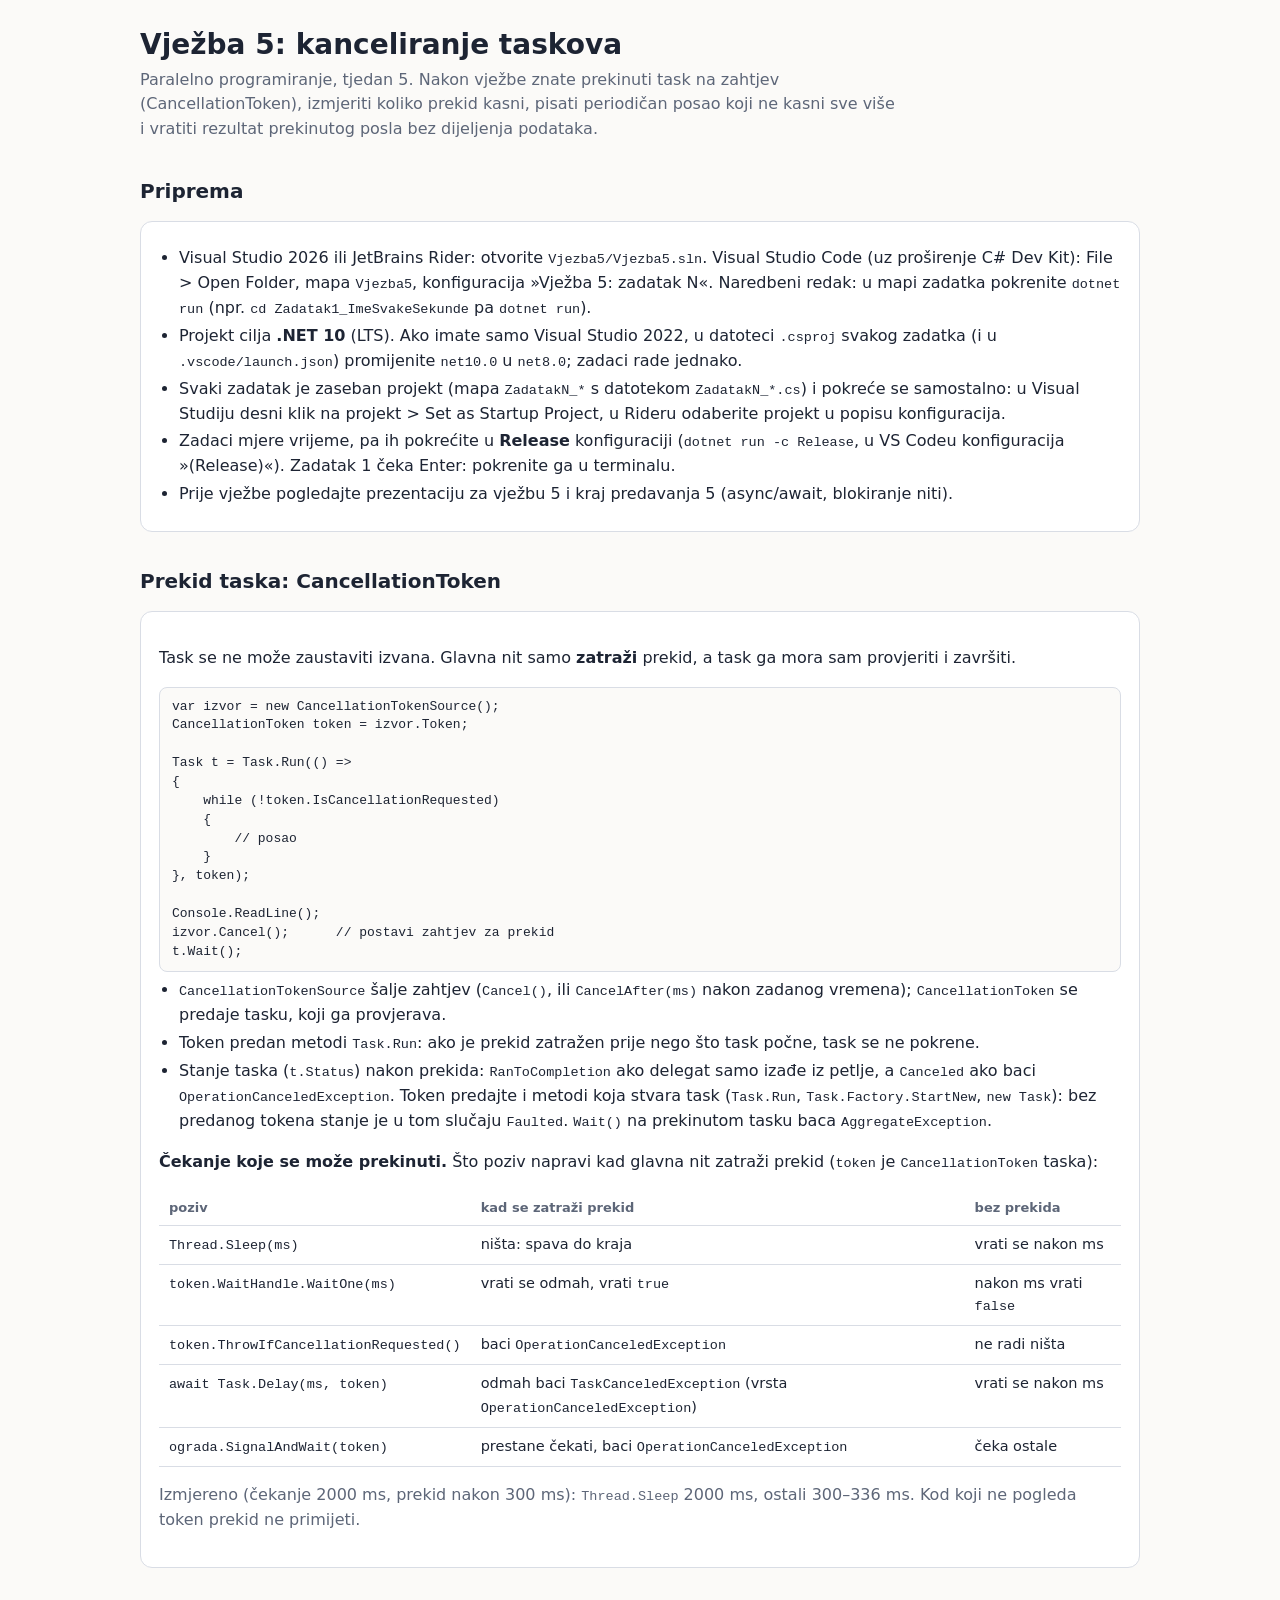
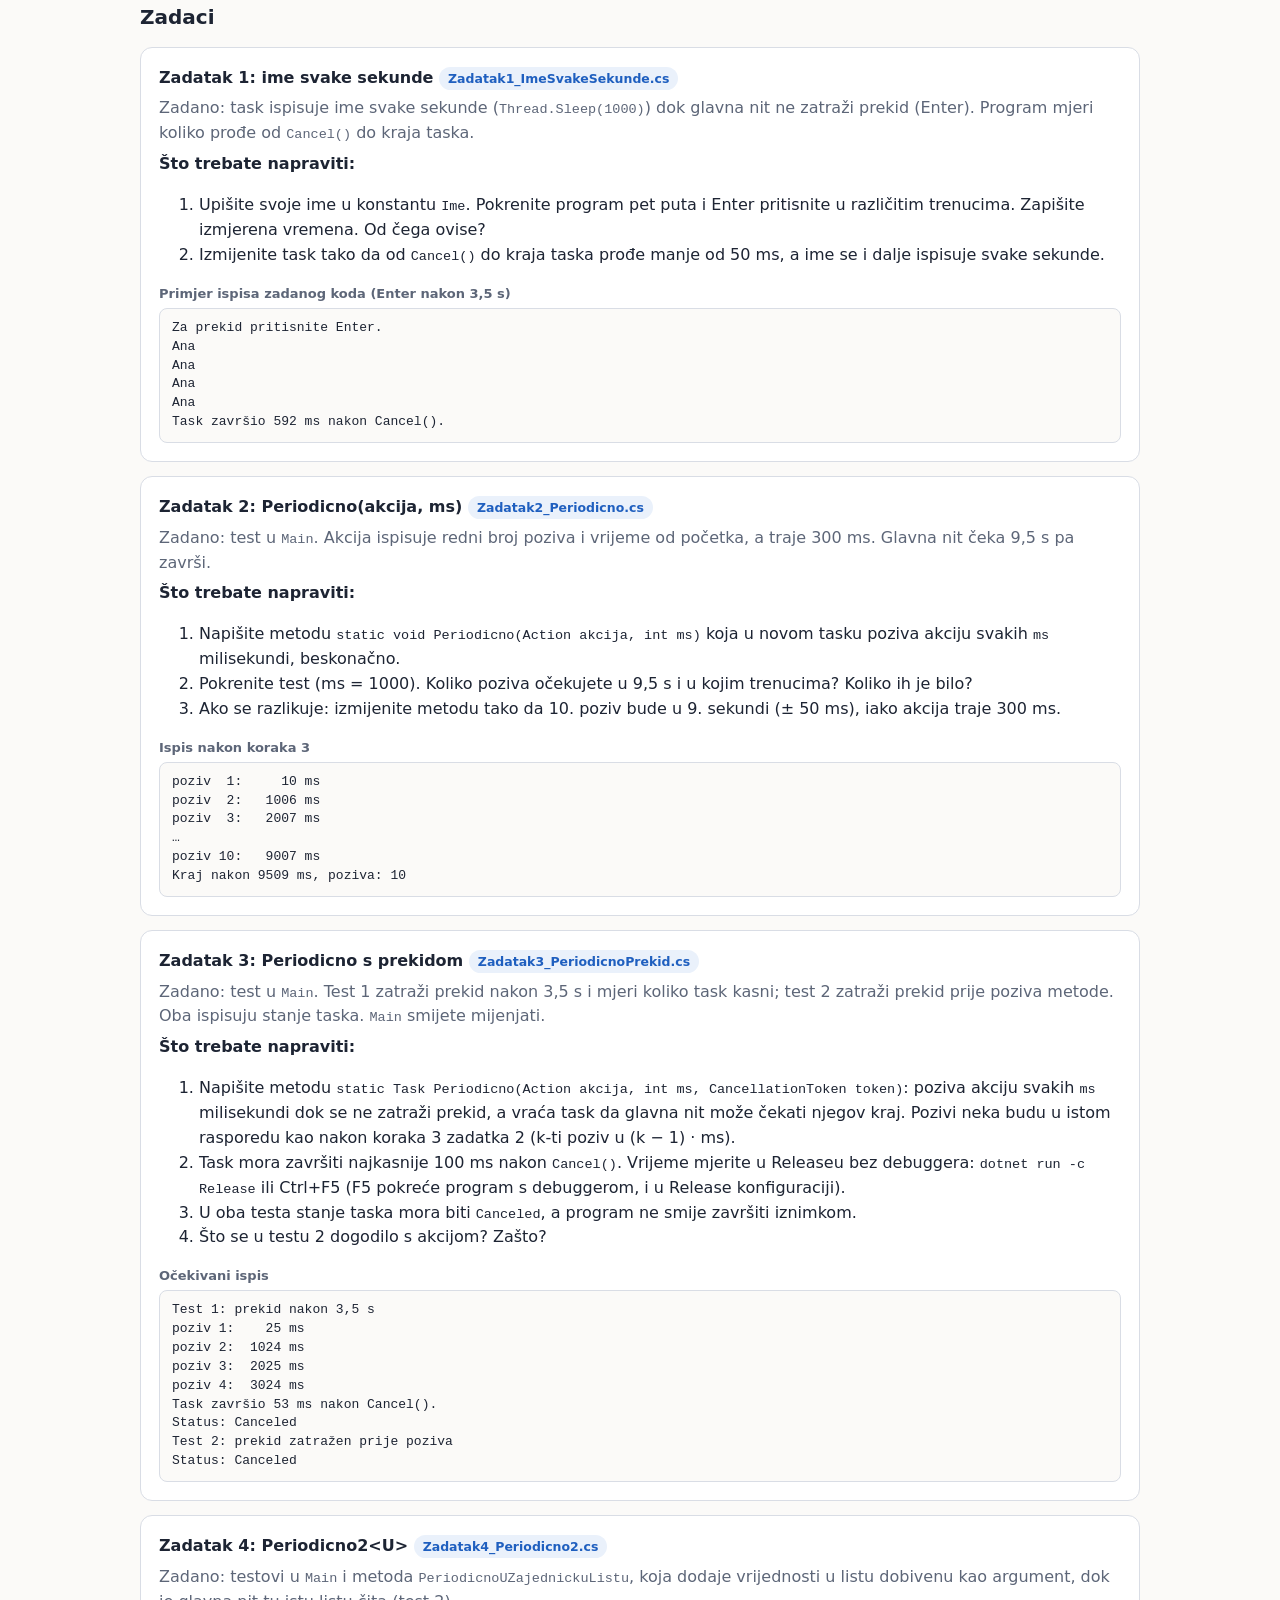
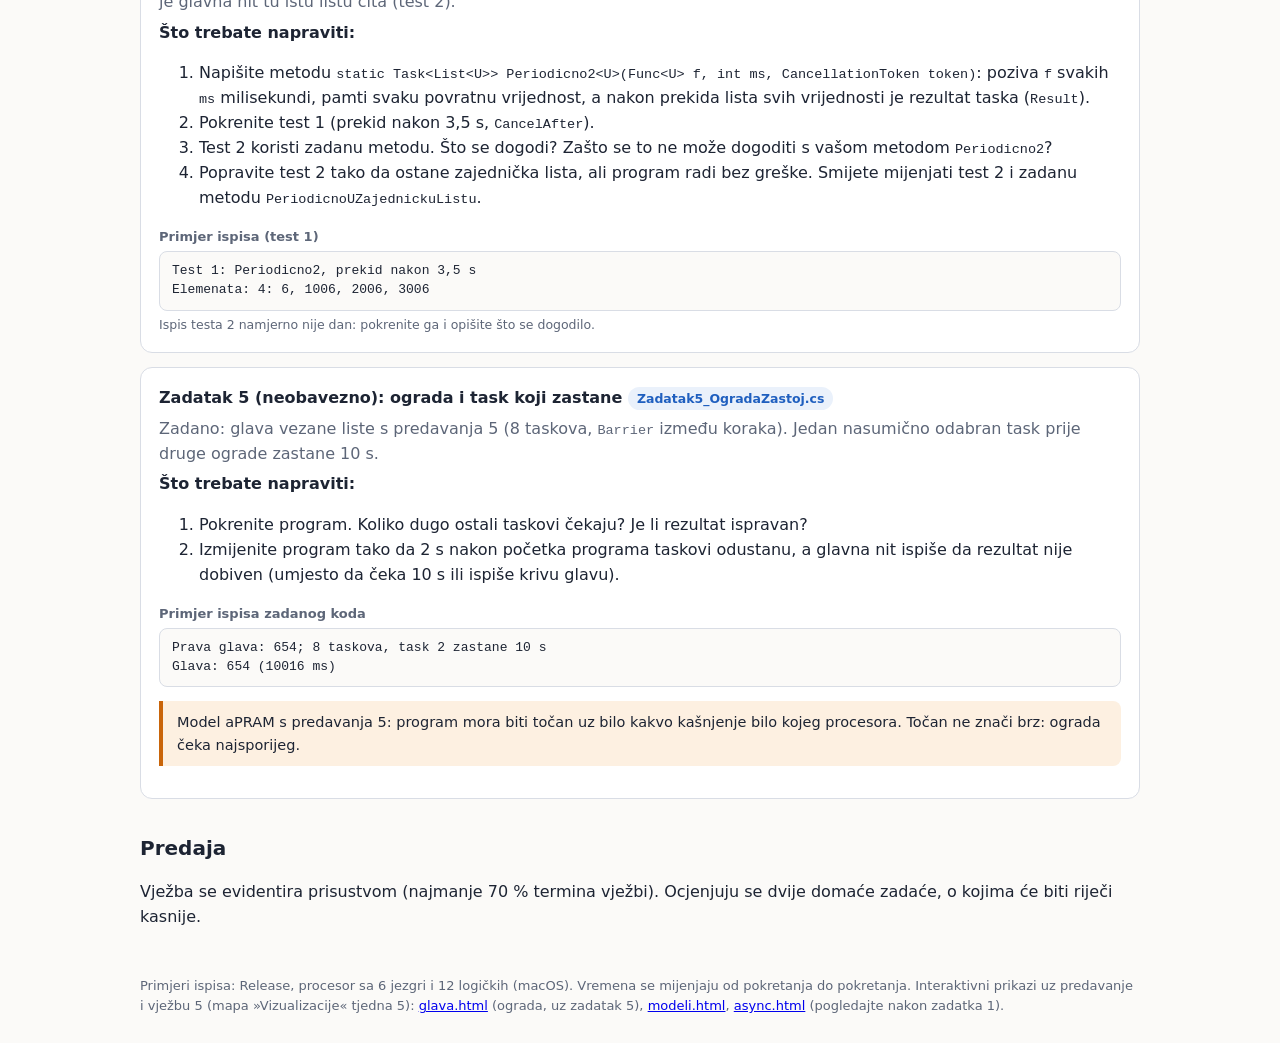
<file: exercises/05-periodic-tasks/Vjezba5_upute.html>
<!doctype html>
<html lang="hr">
<head>
<meta charset="utf-8">
<meta name="viewport" content="width=device-width,initial-scale=1">
<title>Vježba 5: kanceliranje taskova</title>
<link rel="stylesheet" href="stil.css">
</head>
<body>
<div class="wrap">
  <h1>Vježba 5: kanceliranje taskova</h1>
  <p class="lead">Paralelno programiranje, tjedan 5. Nakon vježbe znate prekinuti task na zahtjev (CancellationToken), izmjeriti koliko prekid kasni, pisati periodičan posao koji ne kasni sve više i vratiti rezultat prekinutog posla bez dijeljenja podataka.</p>

  <h2>Priprema</h2>
  <div class="card">
    <ul class="tight">
      <li>Visual Studio 2026 ili JetBrains Rider: otvorite <code>Vjezba5/Vjezba5.sln</code>. Visual Studio Code (uz proširenje C# Dev Kit): File &gt; Open Folder, mapa <code>Vjezba5</code>, konfiguracija »Vježba 5: zadatak N«. Naredbeni redak: u mapi zadatka pokrenite <code>dotnet run</code> (npr. <code>cd Zadatak1_ImeSvakeSekunde</code> pa <code>dotnet run</code>).</li>
      <li>Projekt cilja <b>.NET 10</b> (LTS). Ako imate samo Visual Studio 2022, u datoteci <code>.csproj</code> svakog zadatka (i u <code>.vscode/launch.json</code>) promijenite <code>net10.0</code> u <code>net8.0</code>; zadaci rade jednako.</li>
      <li>Svaki zadatak je zaseban projekt (mapa <code>ZadatakN_*</code> s datotekom <code>ZadatakN_*.cs</code>) i pokreće se samostalno: u Visual Studiju desni klik na projekt &gt; Set as Startup Project, u Rideru odaberite projekt u popisu konfiguracija.</li>
      <li>Zadaci mjere vrijeme, pa ih pokrećite u <b>Release</b> konfiguraciji (<code>dotnet run -c Release</code>, u VS Codeu konfiguracija »(Release)«). Zadatak 1 čeka Enter: pokrenite ga u terminalu.</li>
      <li>Prije vježbe pogledajte prezentaciju za vježbu 5 i kraj predavanja 5 (async/await, blokiranje niti).</li>
    </ul>
  </div>

  <h2>Prekid taska: CancellationToken</h2>
  <div class="card">
    <p>Task se ne može zaustaviti izvana. Glavna nit samo <b>zatraži</b> prekid, a task ga mora sam provjeriti i završiti.</p>
    <div class="out"><pre>var izvor = new CancellationTokenSource();
CancellationToken token = izvor.Token;

Task t = Task.Run(() =&gt;
{
    while (!token.IsCancellationRequested)
    {
        // posao
    }
}, token);

Console.ReadLine();
izvor.Cancel();      // postavi zahtjev za prekid
t.Wait();</pre></div>
    <ul class="tight">
      <li><code>CancellationTokenSource</code> šalje zahtjev (<code>Cancel()</code>, ili <code>CancelAfter(ms)</code> nakon zadanog vremena); <code>CancellationToken</code> se predaje tasku, koji ga provjerava.</li>
      <li>Token predan metodi <code>Task.Run</code>: ako je prekid zatražen prije nego što task počne, task se ne pokrene.</li>
      <li>Stanje taska (<code>t.Status</code>) nakon prekida: <code>RanToCompletion</code> ako delegat samo izađe iz petlje, a <code>Canceled</code> ako baci <code>OperationCanceledException</code>. Token predajte i metodi koja stvara task (<code>Task.Run</code>, <code>Task.Factory.StartNew</code>, <code>new Task</code>): bez predanog tokena stanje je u tom slučaju <code>Faulted</code>. <code>Wait()</code> na prekinutom tasku baca <code>AggregateException</code>.</li>
    </ul>
    <p><b>Čekanje koje se može prekinuti.</b> Što poziv napravi kad glavna nit zatraži prekid (<code>token</code> je <code>CancellationToken</code> taska):</p>
    <div style="overflow-x:auto">
    <table>
      <tr><th>poziv</th><th>kad se zatraži prekid</th><th>bez prekida</th></tr>
      <tr><td><code>Thread.Sleep(ms)</code></td><td>ništa: spava do kraja</td><td>vrati se nakon ms</td></tr>
      <tr><td><code>token.WaitHandle.WaitOne(ms)</code></td><td>vrati se odmah, vrati <code>true</code></td><td>nakon ms vrati <code>false</code></td></tr>
      <tr><td><code>token.ThrowIfCancellationRequested()</code></td><td>baci <code>OperationCanceledException</code></td><td>ne radi ništa</td></tr>
      <tr><td><code>await Task.Delay(ms, token)</code></td><td>odmah baci <code>TaskCanceledException</code> (vrsta <code>OperationCanceledException</code>)</td><td>vrati se nakon ms</td></tr>
      <tr><td><code>ograda.SignalAndWait(token)</code></td><td>prestane čekati, baci <code>OperationCanceledException</code></td><td>čeka ostale</td></tr>
    </table>
    </div>
    <p class="muted">Izmjereno (čekanje 2000 ms, prekid nakon 300 ms): <code>Thread.Sleep</code> 2000 ms, ostali 300–336 ms. Kod koji ne pogleda token prekid ne primijeti.</p>
  </div>

  <h2>Zadaci</h2>
  <div class="card">
    <h3>Zadatak 1: ime svake sekunde <span class="pill">Zadatak1_ImeSvakeSekunde.cs</span></h3>
    <p class="muted" style="margin:6px 0">Zadano: task ispisuje ime svake sekunde (<code>Thread.Sleep(1000)</code>) dok glavna nit ne zatraži prekid (Enter). Program mjeri koliko prođe od <code>Cancel()</code> do kraja taska.</p>
    <b>Što trebate napraviti:</b>
    <ol class="tight">
      <li>Upišite svoje ime u konstantu <code>Ime</code>. Pokrenite program pet puta i Enter pritisnite u različitim trenucima. Zapišite izmjerena vremena. Od čega ovise?</li>
      <li>Izmijenite task tako da od <code>Cancel()</code> do kraja taska prođe manje od 50 ms, a ime se i dalje ispisuje svake sekunde.</li>
    </ol>
    <div class="out"><b>Primjer ispisa zadanog koda (Enter nakon 3,5 s)</b><pre>Za prekid pritisnite Enter.
Ana
Ana
Ana
Ana
Task završio 592 ms nakon Cancel().</pre></div>
  </div>

  <div class="card">
    <h3>Zadatak 2: Periodicno(akcija, ms) <span class="pill">Zadatak2_Periodicno.cs</span></h3>
    <p class="muted" style="margin:6px 0">Zadano: test u <code>Main</code>. Akcija ispisuje redni broj poziva i vrijeme od početka, a traje 300 ms. Glavna nit čeka 9,5 s pa završi.</p>
    <b>Što trebate napraviti:</b>
    <ol class="tight">
      <li>Napišite metodu <code>static void Periodicno(Action akcija, int ms)</code> koja u novom tasku poziva akciju svakih <code>ms</code> milisekundi, beskonačno.</li>
      <li>Pokrenite test (ms = 1000). Koliko poziva očekujete u 9,5 s i u kojim trenucima? Koliko ih je bilo?</li>
      <li>Ako se razlikuje: izmijenite metodu tako da 10. poziv bude u 9. sekundi (± 50 ms), iako akcija traje 300 ms.</li>
    </ol>
    <div class="out"><b>Ispis nakon koraka 3</b><pre>poziv  1:     10 ms
poziv  2:   1006 ms
poziv  3:   2007 ms
…
poziv 10:   9007 ms
Kraj nakon 9509 ms, poziva: 10</pre></div>
  </div>

  <div class="card">
    <h3>Zadatak 3: Periodicno s prekidom <span class="pill">Zadatak3_PeriodicnoPrekid.cs</span></h3>
    <p class="muted" style="margin:6px 0">Zadano: test u <code>Main</code>. Test 1 zatraži prekid nakon 3,5 s i mjeri koliko task kasni; test 2 zatraži prekid prije poziva metode. Oba ispisuju stanje taska. <code>Main</code> smijete mijenjati.</p>
    <b>Što trebate napraviti:</b>
    <ol class="tight">
      <li>Napišite metodu <code>static Task Periodicno(Action akcija, int ms, CancellationToken token)</code>: poziva akciju svakih <code>ms</code> milisekundi dok se ne zatraži prekid, a vraća task da glavna nit može čekati njegov kraj. Pozivi neka budu u istom rasporedu kao nakon koraka 3 zadatka 2 (k-ti poziv u (k − 1) · ms).</li>
      <li>Task mora završiti najkasnije 100 ms nakon <code>Cancel()</code>. Vrijeme mjerite u Releaseu bez debuggera: <code>dotnet run -c Release</code> ili Ctrl+F5 (F5 pokreće program s debuggerom, i u Release konfiguraciji).</li>
      <li>U oba testa stanje taska mora biti <code>Canceled</code>, a program ne smije završiti iznimkom.</li>
      <li>Što se u testu 2 dogodilo s akcijom? Zašto?</li>
    </ol>
    <div class="out"><b>Očekivani ispis</b><pre>Test 1: prekid nakon 3,5 s
poziv 1:    25 ms
poziv 2:  1024 ms
poziv 3:  2025 ms
poziv 4:  3024 ms
Task završio 53 ms nakon Cancel().
Status: Canceled
Test 2: prekid zatražen prije poziva
Status: Canceled</pre></div>
  </div>

  <div class="card">
    <h3>Zadatak 4: Periodicno2&lt;U&gt; <span class="pill">Zadatak4_Periodicno2.cs</span></h3>
    <p class="muted" style="margin:6px 0">Zadano: testovi u <code>Main</code> i metoda <code>PeriodicnoUZajednickuListu</code>, koja dodaje vrijednosti u listu dobivenu kao argument, dok je glavna nit tu istu listu čita (test 2).</p>
    <b>Što trebate napraviti:</b>
    <ol class="tight">
      <li>Napišite metodu <code>static Task&lt;List&lt;U&gt;&gt; Periodicno2&lt;U&gt;(Func&lt;U&gt; f, int ms, CancellationToken token)</code>: poziva <code>f</code> svakih <code>ms</code> milisekundi, pamti svaku povratnu vrijednost, a nakon prekida lista svih vrijednosti je rezultat taska (<code>Result</code>).</li>
      <li>Pokrenite test 1 (prekid nakon 3,5 s, <code>CancelAfter</code>).</li>
      <li>Test 2 koristi zadanu metodu. Što se dogodi? Zašto se to ne može dogoditi s vašom metodom <code>Periodicno2</code>?</li>
      <li>Popravite test 2 tako da ostane zajednička lista, ali program radi bez greške. Smijete mijenjati test 2 i zadanu metodu <code>PeriodicnoUZajednickuListu</code>.</li>
    </ol>
    <div class="out"><b>Primjer ispisa (test 1)</b><pre>Test 1: Periodicno2, prekid nakon 3,5 s
Elemenata: 4: 6, 1006, 2006, 3006</pre><small>Ispis testa 2 namjerno nije dan: pokrenite ga i opišite što se dogodilo.</small></div>
  </div>

  <div class="card">
    <h3>Zadatak 5 (neobavezno): ograda i task koji zastane <span class="pill">Zadatak5_OgradaZastoj.cs</span></h3>
    <p class="muted" style="margin:6px 0">Zadano: glava vezane liste s predavanja 5 (8 taskova, <code>Barrier</code> između koraka). Jedan nasumično odabran task prije druge ograde zastane 10 s.</p>
    <b>Što trebate napraviti:</b>
    <ol class="tight">
      <li>Pokrenite program. Koliko dugo ostali taskovi čekaju? Je li rezultat ispravan?</li>
      <li>Izmijenite program tako da 2 s nakon početka programa taskovi odustanu, a glavna nit ispiše da rezultat nije dobiven (umjesto da čeka 10 s ili ispiše krivu glavu).</li>
    </ol>
    <div class="out"><b>Primjer ispisa zadanog koda</b><pre>Prava glava: 654; 8 taskova, task 2 zastane 10 s
Glava: 654 (10016 ms)</pre></div>
    <div class="note">Model aPRAM s predavanja 5: program mora biti točan uz bilo kakvo kašnjenje bilo kojeg procesora. Točan ne znači brz: ograda čeka najsporijeg.</div>
  </div>

  <h2>Predaja</h2>
  <p>Vježba se evidentira prisustvom (najmanje 70 % termina vježbi). Ocjenjuju se dvije domaće zadaće, o kojima će biti riječi kasnije.</p>
  <footer>Primjeri ispisa: Release, procesor sa 6 jezgri i 12 logičkih (macOS). Vremena se mijenjaju od pokretanja do pokretanja. Interaktivni prikazi uz predavanje i vježbu 5 (mapa »Vizualizacije« tjedna 5): <a href="../Vizualizacije/glava.html">glava.html</a> (ograda, uz zadatak 5), <a href="../Vizualizacije/modeli.html">modeli.html</a>, <a href="../Vizualizacije/async.html">async.html</a> (pogledajte nakon zadatka 1).</footer>

  </div>
</body>
</html>
</file>
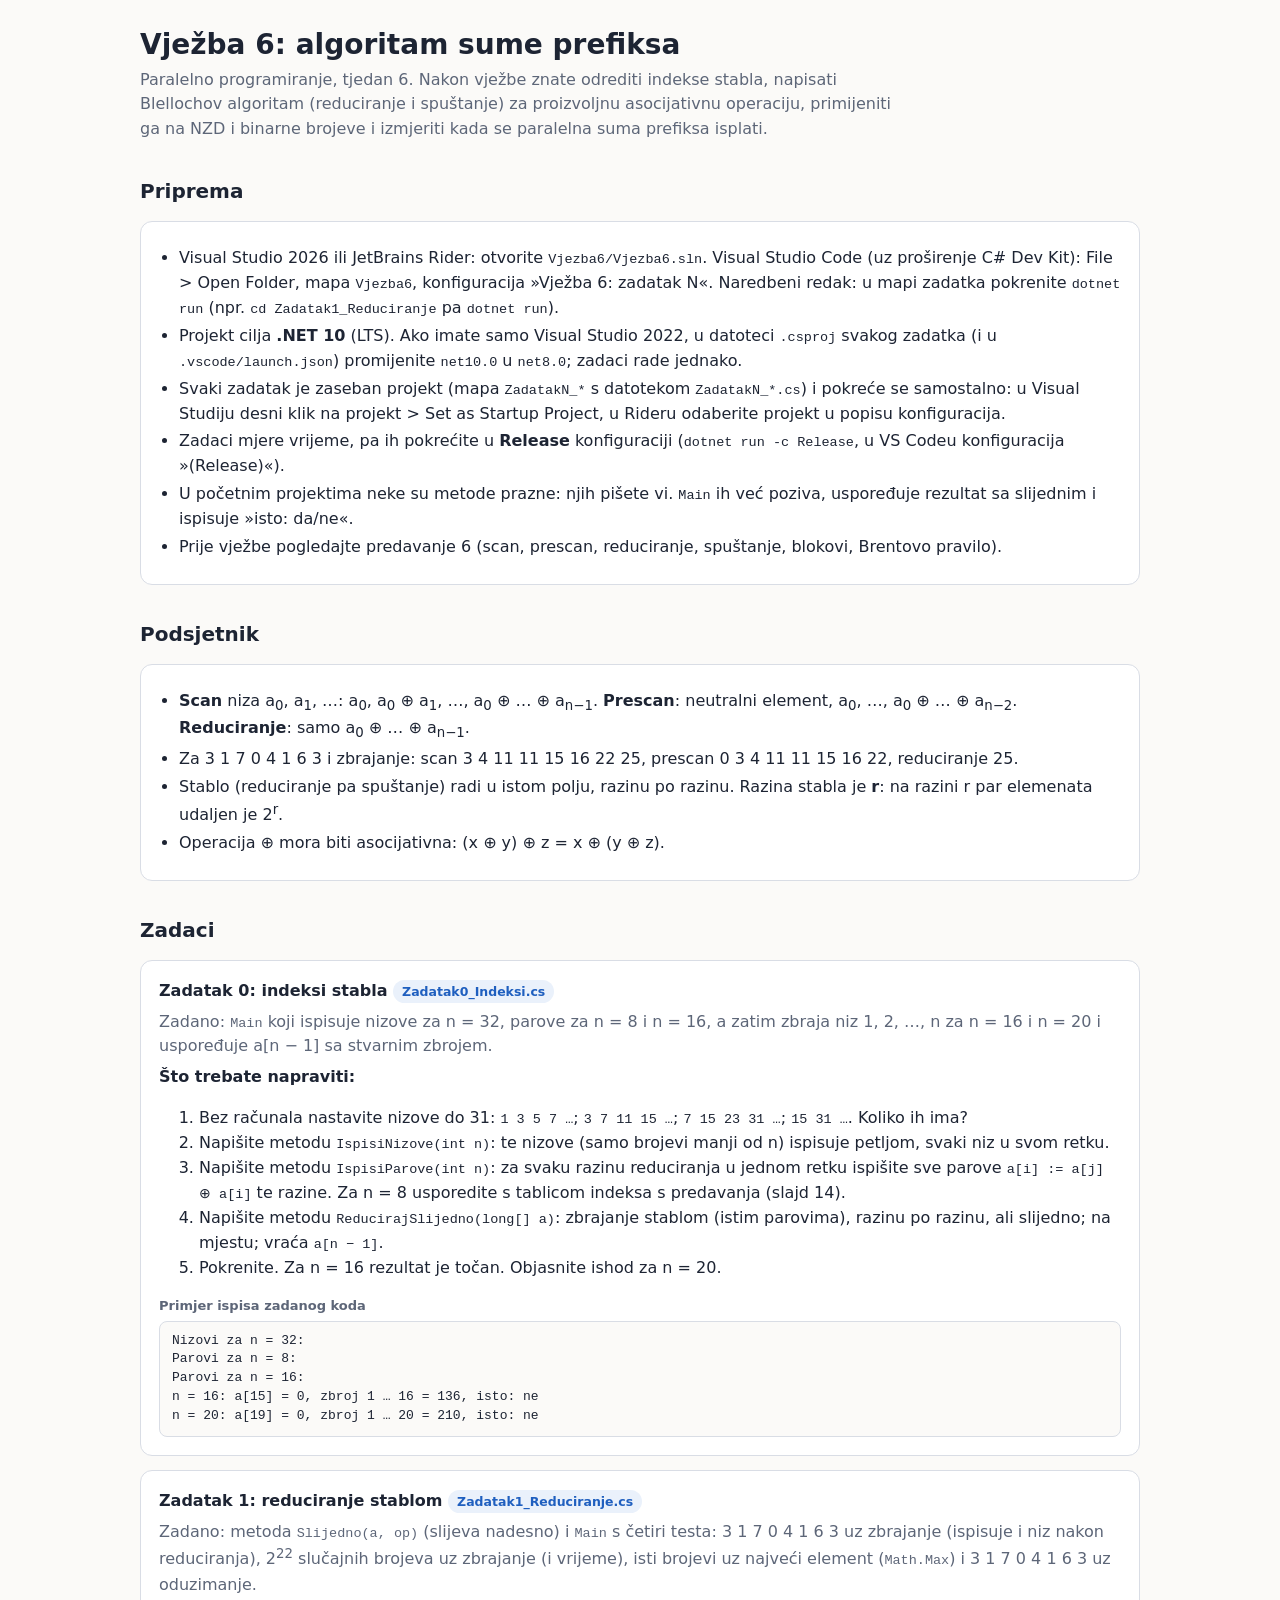
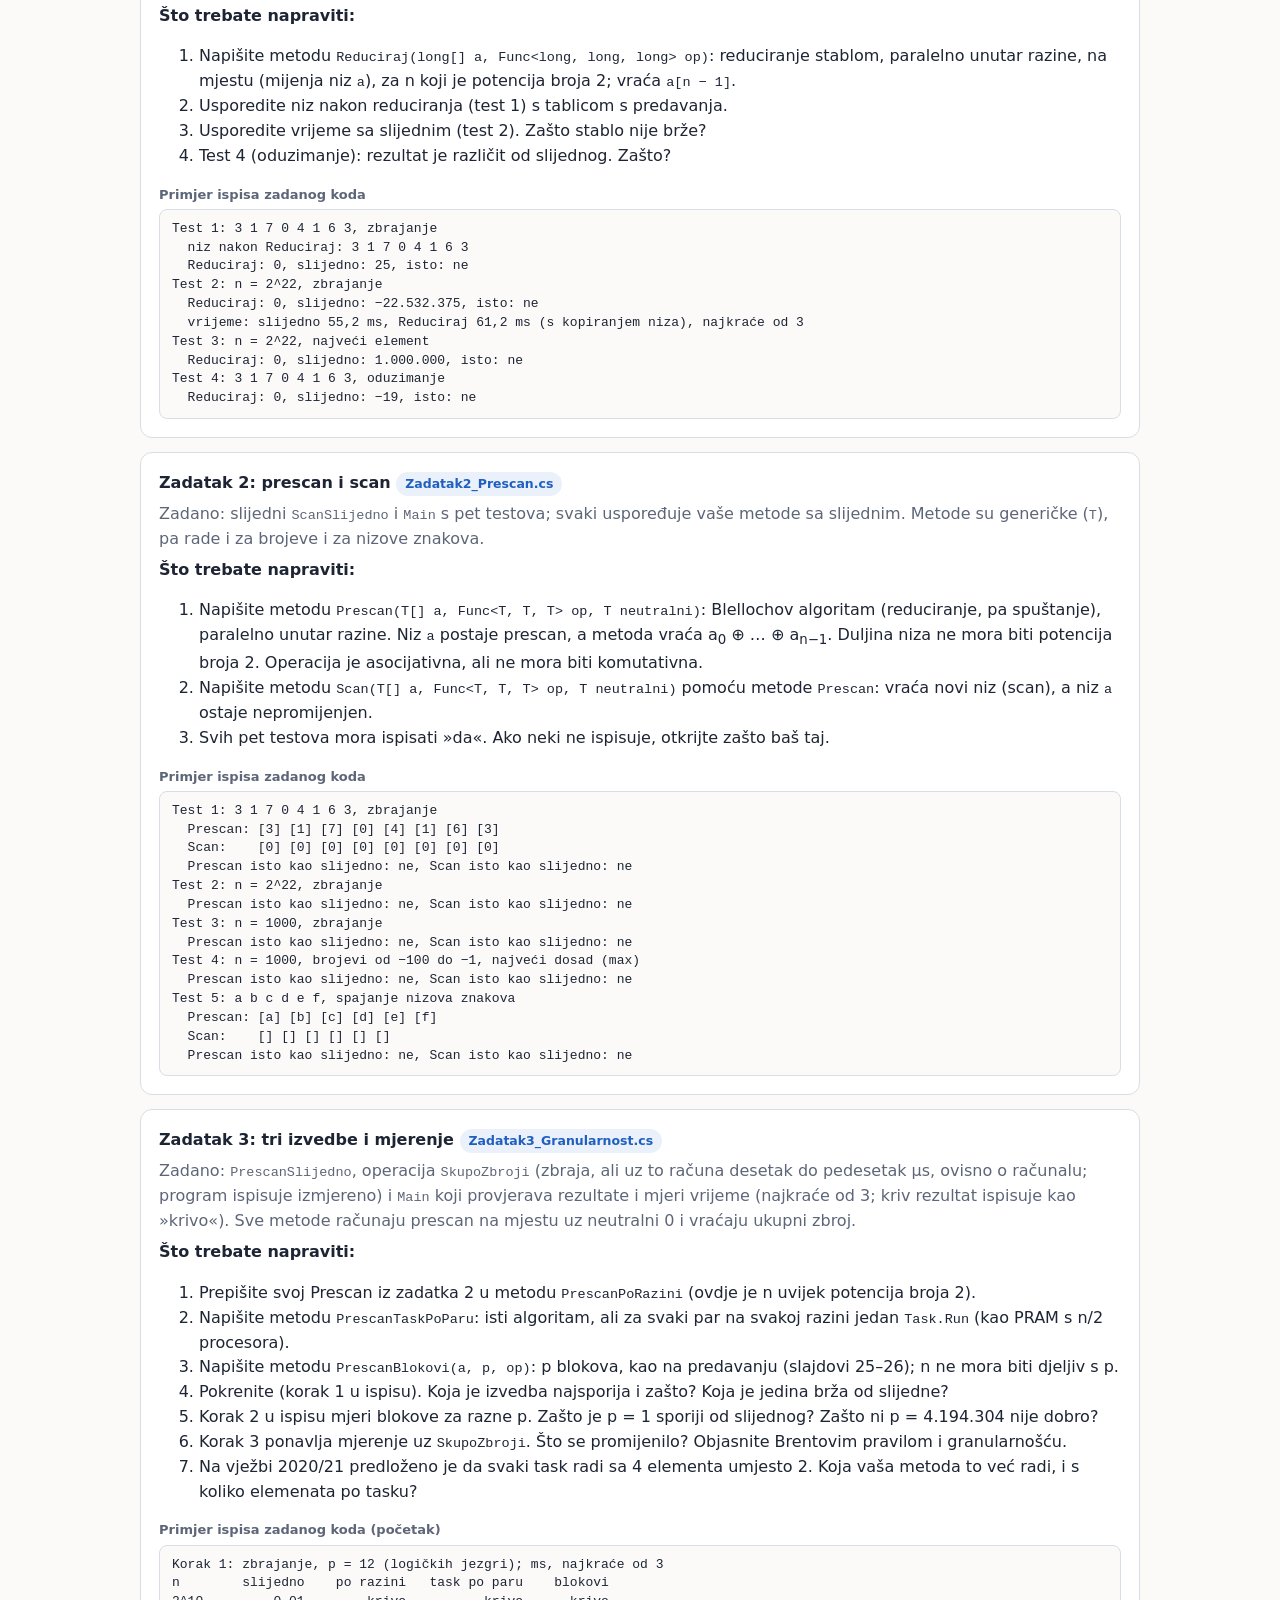
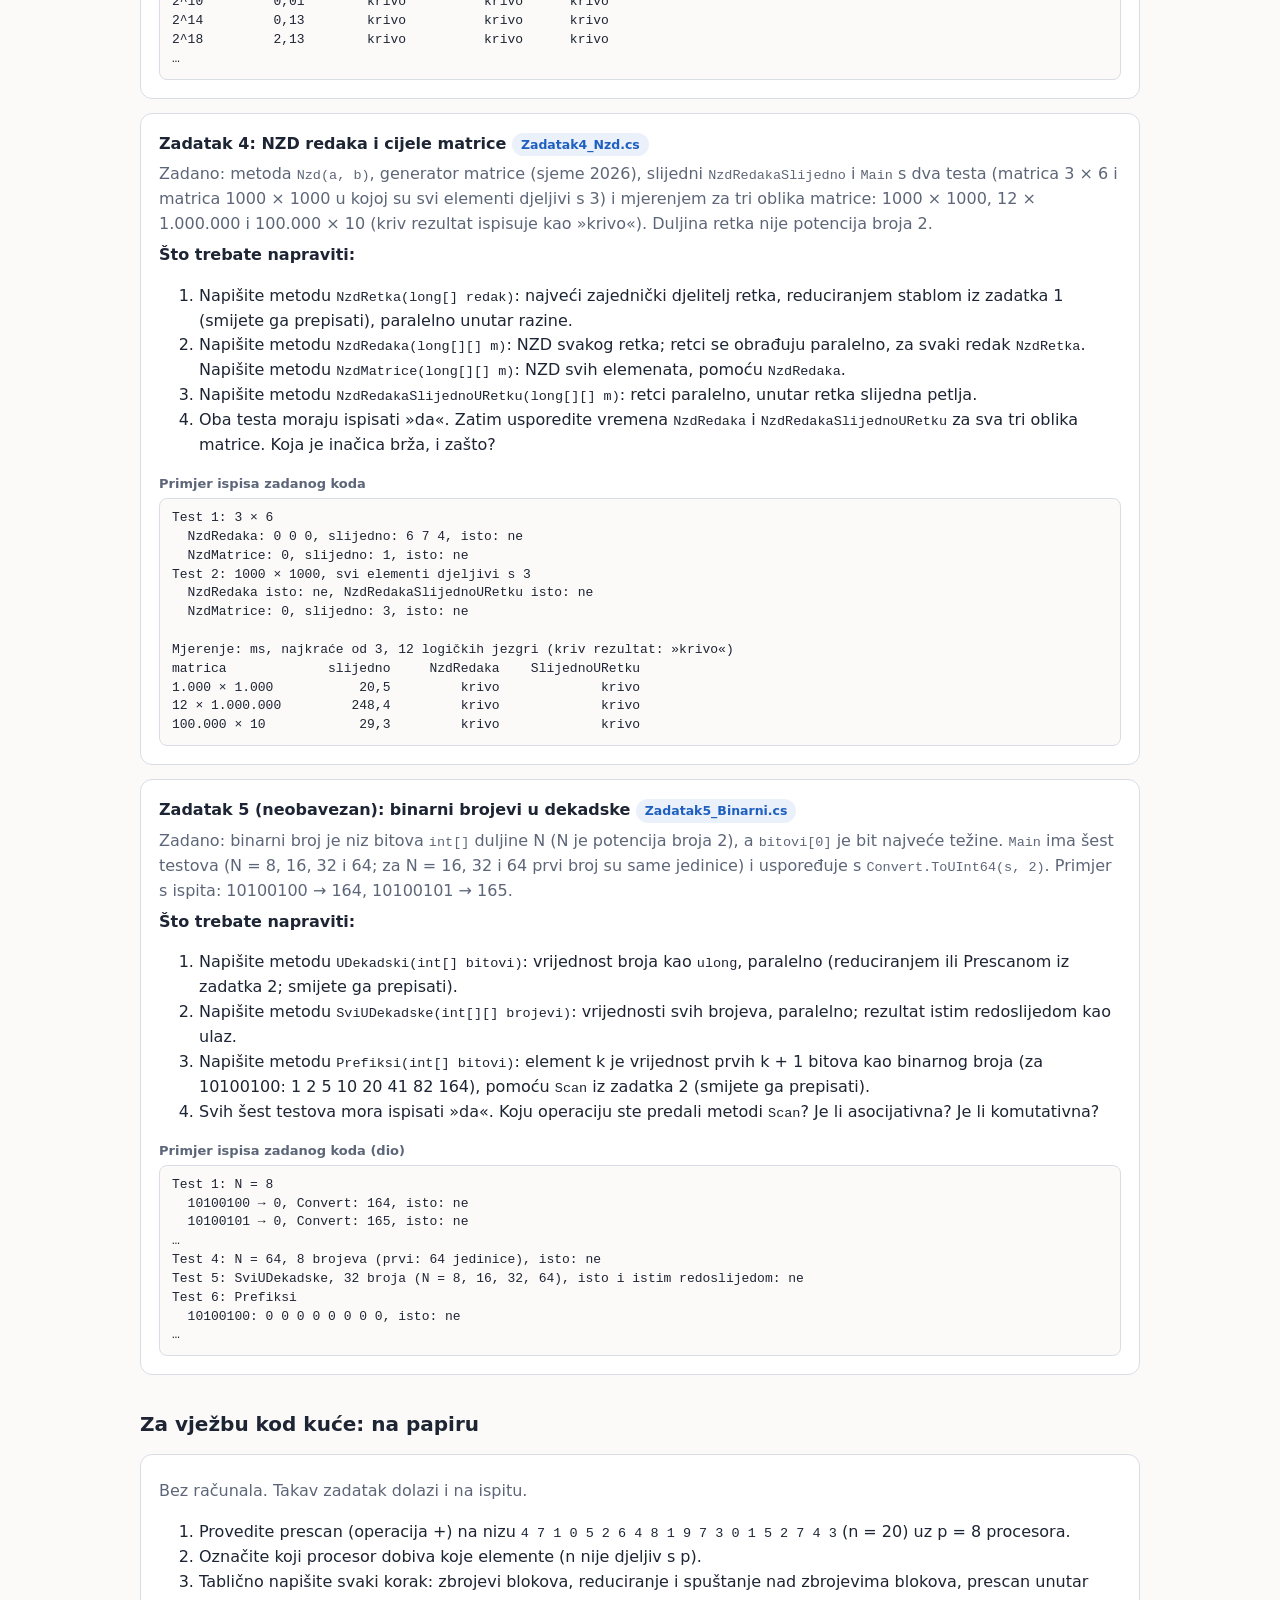
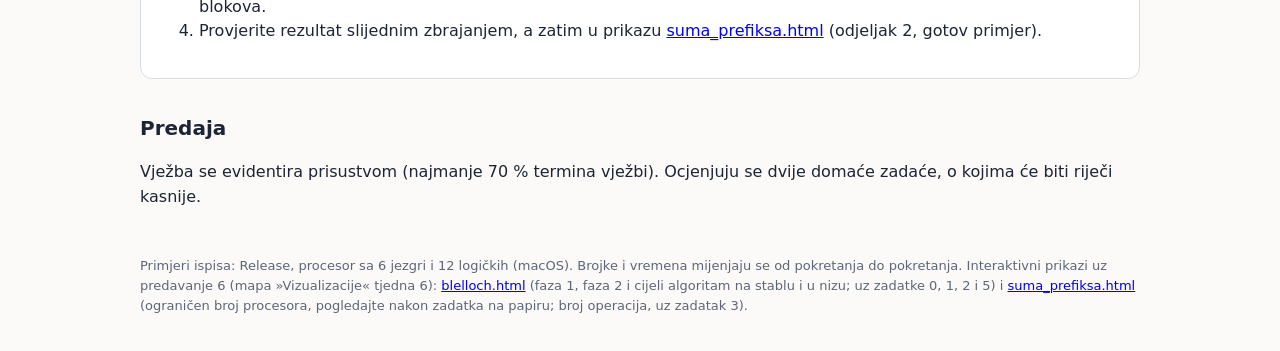
<file: exercises/06-prefix-sum/Vjezba6_upute.html>
<!doctype html>
<html lang="hr">
<head>
<meta charset="utf-8">
<meta name="viewport" content="width=device-width,initial-scale=1">
<title>Vježba 6: algoritam sume prefiksa</title>
<link rel="stylesheet" href="stil.css">
</head>
<body>
<div class="wrap">
  <h1>Vježba 6: algoritam sume prefiksa</h1>
  <p class="lead">Paralelno programiranje, tjedan 6. Nakon vježbe znate odrediti indekse stabla, napisati Blellochov algoritam (reduciranje i spuštanje) za proizvoljnu asocijativnu operaciju, primijeniti ga na NZD i binarne brojeve i izmjeriti kada se paralelna suma prefiksa isplati.</p>

  <h2>Priprema</h2>
  <div class="card">
    <ul class="tight">
      <li>Visual Studio 2026 ili JetBrains Rider: otvorite <code>Vjezba6/Vjezba6.sln</code>. Visual Studio Code (uz proširenje C# Dev Kit): File &gt; Open Folder, mapa <code>Vjezba6</code>, konfiguracija »Vježba 6: zadatak N«. Naredbeni redak: u mapi zadatka pokrenite <code>dotnet run</code> (npr. <code>cd Zadatak1_Reduciranje</code> pa <code>dotnet run</code>).</li>
      <li>Projekt cilja <b>.NET 10</b> (LTS). Ako imate samo Visual Studio 2022, u datoteci <code>.csproj</code> svakog zadatka (i u <code>.vscode/launch.json</code>) promijenite <code>net10.0</code> u <code>net8.0</code>; zadaci rade jednako.</li>
      <li>Svaki zadatak je zaseban projekt (mapa <code>ZadatakN_*</code> s datotekom <code>ZadatakN_*.cs</code>) i pokreće se samostalno: u Visual Studiju desni klik na projekt &gt; Set as Startup Project, u Rideru odaberite projekt u popisu konfiguracija.</li>
      <li>Zadaci mjere vrijeme, pa ih pokrećite u <b>Release</b> konfiguraciji (<code>dotnet run -c Release</code>, u VS Codeu konfiguracija »(Release)«).</li>
      <li>U početnim projektima neke su metode prazne: njih pišete vi. <code>Main</code> ih već poziva, uspoređuje rezultat sa slijednim i ispisuje »isto: da/ne«.</li>
      <li>Prije vježbe pogledajte predavanje 6 (scan, prescan, reduciranje, spuštanje, blokovi, Brentovo pravilo).</li>
    </ul>
  </div>

  <h2>Podsjetnik</h2>
  <div class="card">
    <ul class="tight">
      <li><b>Scan</b> niza a<sub>0</sub>, a<sub>1</sub>, …: a<sub>0</sub>, a<sub>0</sub> ⊕ a<sub>1</sub>, …, a<sub>0</sub> ⊕ … ⊕ a<sub>n−1</sub>. <b>Prescan</b>: neutralni element, a<sub>0</sub>, …, a<sub>0</sub> ⊕ … ⊕ a<sub>n−2</sub>. <b>Reduciranje</b>: samo a<sub>0</sub> ⊕ … ⊕ a<sub>n−1</sub>.</li>
      <li>Za 3 1 7 0 4 1 6 3 i zbrajanje: scan 3 4 11 11 15 16 22 25, prescan 0 3 4 11 11 15 16 22, reduciranje 25.</li>
      <li>Stablo (reduciranje pa spuštanje) radi u istom polju, razinu po razinu. Razina stabla je <b>r</b>: na razini r par elemenata udaljen je 2<sup>r</sup>.</li>
      <li>Operacija ⊕ mora biti asocijativna: (x ⊕ y) ⊕ z = x ⊕ (y ⊕ z).</li>
    </ul>
  </div>

  <h2>Zadaci</h2>
  <div class="card">
    <h3>Zadatak 0: indeksi stabla <span class="pill">Zadatak0_Indeksi.cs</span></h3>
    <p class="muted" style="margin:6px 0">Zadano: <code>Main</code> koji ispisuje nizove za n = 32, parove za n = 8 i n = 16, a zatim zbraja niz 1, 2, …, n za n = 16 i n = 20 i uspoređuje a[n − 1] sa stvarnim zbrojem.</p>
    <b>Što trebate napraviti:</b>
    <ol class="tight">
      <li>Bez računala nastavite nizove do 31: <code>1 3 5 7 …</code>; <code>3 7 11 15 …</code>; <code>7 15 23 31 …</code>; <code>15 31 …</code>. Koliko ih ima?</li>
      <li>Napišite metodu <code>IspisiNizove(int n)</code>: te nizove (samo brojevi manji od n) ispisuje petljom, svaki niz u svom retku.</li>
      <li>Napišite metodu <code>IspisiParove(int n)</code>: za svaku razinu reduciranja u jednom retku ispišite sve parove <code>a[i] := a[j] ⊕ a[i]</code> te razine. Za n = 8 usporedite s tablicom indeksa s predavanja (slajd 14).</li>
      <li>Napišite metodu <code>ReducirajSlijedno(long[] a)</code>: zbrajanje stablom (istim parovima), razinu po razinu, ali slijedno; na mjestu; vraća <code>a[n − 1]</code>.</li>
      <li>Pokrenite. Za n = 16 rezultat je točan. Objasnite ishod za n = 20.</li>
    </ol>
    <div class="out"><b>Primjer ispisa zadanog koda</b><pre>Nizovi za n = 32:
Parovi za n = 8:
Parovi za n = 16:
n = 16: a[15] = 0, zbroj 1 … 16 = 136, isto: ne
n = 20: a[19] = 0, zbroj 1 … 20 = 210, isto: ne</pre></div>
  </div>

  <div class="card">
    <h3>Zadatak 1: reduciranje stablom <span class="pill">Zadatak1_Reduciranje.cs</span></h3>
    <p class="muted" style="margin:6px 0">Zadano: metoda <code>Slijedno(a, op)</code> (slijeva nadesno) i <code>Main</code> s četiri testa: 3 1 7 0 4 1 6 3 uz zbrajanje (ispisuje i niz nakon reduciranja), 2<sup>22</sup> slučajnih brojeva uz zbrajanje (i vrijeme), isti brojevi uz najveći element (<code>Math.Max</code>) i 3 1 7 0 4 1 6 3 uz oduzimanje.</p>
    <b>Što trebate napraviti:</b>
    <ol class="tight">
      <li>Napišite metodu <code>Reduciraj(long[] a, Func&lt;long, long, long&gt; op)</code>: reduciranje stablom, paralelno unutar razine, na mjestu (mijenja niz <code>a</code>), za n koji je potencija broja 2; vraća <code>a[n − 1]</code>.</li>
      <li>Usporedite niz nakon reduciranja (test 1) s tablicom s predavanja.</li>
      <li>Usporedite vrijeme sa slijednim (test 2). Zašto stablo nije brže?</li>
      <li>Test 4 (oduzimanje): rezultat je različit od slijednog. Zašto?</li>
    </ol>
    <div class="out"><b>Primjer ispisa zadanog koda</b><pre>Test 1: 3 1 7 0 4 1 6 3, zbrajanje
  niz nakon Reduciraj: 3 1 7 0 4 1 6 3
  Reduciraj: 0, slijedno: 25, isto: ne
Test 2: n = 2^22, zbrajanje
  Reduciraj: 0, slijedno: −22.532.375, isto: ne
  vrijeme: slijedno 55,2 ms, Reduciraj 61,2 ms (s kopiranjem niza), najkraće od 3
Test 3: n = 2^22, najveći element
  Reduciraj: 0, slijedno: 1.000.000, isto: ne
Test 4: 3 1 7 0 4 1 6 3, oduzimanje
  Reduciraj: 0, slijedno: −19, isto: ne</pre></div>
  </div>

  <div class="card">
    <h3>Zadatak 2: prescan i scan <span class="pill">Zadatak2_Prescan.cs</span></h3>
    <p class="muted" style="margin:6px 0">Zadano: slijedni <code>ScanSlijedno</code> i <code>Main</code> s pet testova; svaki uspoređuje vaše metode sa slijednim. Metode su generičke (<code>T</code>), pa rade i za brojeve i za nizove znakova.</p>
    <b>Što trebate napraviti:</b>
    <ol class="tight">
      <li>Napišite metodu <code>Prescan(T[] a, Func&lt;T, T, T&gt; op, T neutralni)</code>: Blellochov algoritam (reduciranje, pa spuštanje), paralelno unutar razine. Niz <code>a</code> postaje prescan, a metoda vraća a<sub>0</sub> ⊕ … ⊕ a<sub>n−1</sub>. Duljina niza ne mora biti potencija broja 2. Operacija je asocijativna, ali ne mora biti komutativna.</li>
      <li>Napišite metodu <code>Scan(T[] a, Func&lt;T, T, T&gt; op, T neutralni)</code> pomoću metode <code>Prescan</code>: vraća novi niz (scan), a niz <code>a</code> ostaje nepromijenjen.</li>
      <li>Svih pet testova mora ispisati »da«. Ako neki ne ispisuje, otkrijte zašto baš taj.</li>
    </ol>
    <div class="out"><b>Primjer ispisa zadanog koda</b><pre>Test 1: 3 1 7 0 4 1 6 3, zbrajanje
  Prescan: [3] [1] [7] [0] [4] [1] [6] [3]
  Scan:    [0] [0] [0] [0] [0] [0] [0] [0]
  Prescan isto kao slijedno: ne, Scan isto kao slijedno: ne
Test 2: n = 2^22, zbrajanje
  Prescan isto kao slijedno: ne, Scan isto kao slijedno: ne
Test 3: n = 1000, zbrajanje
  Prescan isto kao slijedno: ne, Scan isto kao slijedno: ne
Test 4: n = 1000, brojevi od −100 do −1, najveći dosad (max)
  Prescan isto kao slijedno: ne, Scan isto kao slijedno: ne
Test 5: a b c d e f, spajanje nizova znakova
  Prescan: [a] [b] [c] [d] [e] [f]
  Scan:    [] [] [] [] [] []
  Prescan isto kao slijedno: ne, Scan isto kao slijedno: ne</pre></div>
  </div>

  <div class="card">
    <h3>Zadatak 3: tri izvedbe i mjerenje <span class="pill">Zadatak3_Granularnost.cs</span></h3>
    <p class="muted" style="margin:6px 0">Zadano: <code>PrescanSlijedno</code>, operacija <code>SkupoZbroji</code> (zbraja, ali uz to računa desetak do pedesetak µs, ovisno o računalu; program ispisuje izmjereno) i <code>Main</code> koji provjerava rezultate i mjeri vrijeme (najkraće od 3; kriv rezultat ispisuje kao »krivo«). Sve metode računaju prescan na mjestu uz neutralni 0 i vraćaju ukupni zbroj.</p>
    <b>Što trebate napraviti:</b>
    <ol class="tight">
      <li>Prepišite svoj Prescan iz zadatka 2 u metodu <code>PrescanPoRazini</code> (ovdje je n uvijek potencija broja 2).</li>
      <li>Napišite metodu <code>PrescanTaskPoParu</code>: isti algoritam, ali za svaki par na svakoj razini jedan <code>Task.Run</code> (kao PRAM s n/2 procesora).</li>
      <li>Napišite metodu <code>PrescanBlokovi(a, p, op)</code>: p blokova, kao na predavanju (slajdovi 25–26); n ne mora biti djeljiv s p.</li>
      <li>Pokrenite (korak 1 u ispisu). Koja je izvedba najsporija i zašto? Koja je jedina brža od slijedne?</li>
      <li>Korak 2 u ispisu mjeri blokove za razne p. Zašto je p = 1 sporiji od slijednog? Zašto ni p = 4.194.304 nije dobro?</li>
      <li>Korak 3 ponavlja mjerenje uz <code>SkupoZbroji</code>. Što se promijenilo? Objasnite Brentovim pravilom i granularnošću.</li>
      <li>Na vježbi 2020/21 predloženo je da svaki task radi sa 4 elementa umjesto 2. Koja vaša metoda to već radi, i s koliko elemenata po tasku?</li>
    </ol>
    <div class="out"><b>Primjer ispisa zadanog koda (početak)</b><pre>Korak 1: zbrajanje, p = 12 (logičkih jezgri); ms, najkraće od 3
n        slijedno    po razini   task po paru    blokovi
2^10         0,01        krivo          krivo      krivo
2^14         0,13        krivo          krivo      krivo
2^18         2,13        krivo          krivo      krivo
…</pre></div>
  </div>

  <div class="card">
    <h3>Zadatak 4: NZD redaka i cijele matrice <span class="pill">Zadatak4_Nzd.cs</span></h3>
    <p class="muted" style="margin:6px 0">Zadano: metoda <code>Nzd(a, b)</code>, generator matrice (sjeme 2026), slijedni <code>NzdRedakaSlijedno</code> i <code>Main</code> s dva testa (matrica 3 × 6 i matrica 1000 × 1000 u kojoj su svi elementi djeljivi s 3) i mjerenjem za tri oblika matrice: 1000 × 1000, 12 × 1.000.000 i 100.000 × 10 (kriv rezultat ispisuje kao »krivo«). Duljina retka nije potencija broja 2.</p>
    <b>Što trebate napraviti:</b>
    <ol class="tight">
      <li>Napišite metodu <code>NzdRetka(long[] redak)</code>: najveći zajednički djelitelj retka, reduciranjem stablom iz zadatka 1 (smijete ga prepisati), paralelno unutar razine.</li>
      <li>Napišite metodu <code>NzdRedaka(long[][] m)</code>: NZD svakog retka; retci se obrađuju paralelno, za svaki redak <code>NzdRetka</code>. Napišite metodu <code>NzdMatrice(long[][] m)</code>: NZD svih elemenata, pomoću <code>NzdRedaka</code>.</li>
      <li>Napišite metodu <code>NzdRedakaSlijednoURetku(long[][] m)</code>: retci paralelno, unutar retka slijedna petlja.</li>
      <li>Oba testa moraju ispisati »da«. Zatim usporedite vremena <code>NzdRedaka</code> i <code>NzdRedakaSlijednoURetku</code> za sva tri oblika matrice. Koja je inačica brža, i zašto?</li>
    </ol>
    <div class="out"><b>Primjer ispisa zadanog koda</b><pre>Test 1: 3 × 6
  NzdRedaka: 0 0 0, slijedno: 6 7 4, isto: ne
  NzdMatrice: 0, slijedno: 1, isto: ne
Test 2: 1000 × 1000, svi elementi djeljivi s 3
  NzdRedaka isto: ne, NzdRedakaSlijednoURetku isto: ne
  NzdMatrice: 0, slijedno: 3, isto: ne

Mjerenje: ms, najkraće od 3, 12 logičkih jezgri (kriv rezultat: »krivo«)
matrica             slijedno     NzdRedaka    SlijednoURetku
1.000 × 1.000           20,5         krivo             krivo
12 × 1.000.000         248,4         krivo             krivo
100.000 × 10            29,3         krivo             krivo</pre></div>
  </div>

  <div class="card">
    <h3>Zadatak 5 (neobavezan): binarni brojevi u dekadske <span class="pill">Zadatak5_Binarni.cs</span></h3>
    <p class="muted" style="margin:6px 0">Zadano: binarni broj je niz bitova <code>int[]</code> duljine N (N je potencija broja 2), a <code>bitovi[0]</code> je bit najveće težine. <code>Main</code> ima šest testova (N = 8, 16, 32 i 64; za N = 16, 32 i 64 prvi broj su same jedinice) i uspoređuje s <code>Convert.ToUInt64(s, 2)</code>. Primjer s ispita: 10100100 → 164, 10100101 → 165.</p>
    <b>Što trebate napraviti:</b>
    <ol class="tight">
      <li>Napišite metodu <code>UDekadski(int[] bitovi)</code>: vrijednost broja kao <code>ulong</code>, paralelno (reduciranjem ili Prescanom iz zadatka 2; smijete ga prepisati).</li>
      <li>Napišite metodu <code>SviUDekadske(int[][] brojevi)</code>: vrijednosti svih brojeva, paralelno; rezultat istim redoslijedom kao ulaz.</li>
      <li>Napišite metodu <code>Prefiksi(int[] bitovi)</code>: element k je vrijednost prvih k + 1 bitova kao binarnog broja (za 10100100: 1 2 5 10 20 41 82 164), pomoću <code>Scan</code> iz zadatka 2 (smijete ga prepisati).</li>
      <li>Svih šest testova mora ispisati »da«. Koju operaciju ste predali metodi <code>Scan</code>? Je li asocijativna? Je li komutativna?</li>
    </ol>
    <div class="out"><b>Primjer ispisa zadanog koda (dio)</b><pre>Test 1: N = 8
  10100100 → 0, Convert: 164, isto: ne
  10100101 → 0, Convert: 165, isto: ne
…
Test 4: N = 64, 8 brojeva (prvi: 64 jedinice), isto: ne
Test 5: SviUDekadske, 32 broja (N = 8, 16, 32, 64), isto i istim redoslijedom: ne
Test 6: Prefiksi
  10100100: 0 0 0 0 0 0 0 0, isto: ne
…</pre></div>
  </div>

  <h2>Za vježbu kod kuće: na papiru</h2>
  <div class="card">
    <p class="muted" style="margin:6px 0">Bez računala. Takav zadatak dolazi i na ispitu.</p>
    <ol class="tight">
      <li>Provedite prescan (operacija +) na nizu <code>4 7 1 0 5 2 6 4 8 1 9 7 3 0 1 5 2 7 4 3</code> (n = 20) uz p = 8 procesora.</li>
      <li>Označite koji procesor dobiva koje elemente (n nije djeljiv s p).</li>
      <li>Tablično napišite svaki korak: zbrojevi blokova, reduciranje i spuštanje nad zbrojevima blokova, prescan unutar blokova.</li>
      <li>Provjerite rezultat slijednim zbrajanjem, a zatim u prikazu <a href="../Vizualizacije/suma_prefiksa.html">suma_prefiksa.html</a> (odjeljak 2, gotov primjer).</li>
    </ol>
  </div>

  <h2>Predaja</h2>
  <p>Vježba se evidentira prisustvom (najmanje 70 % termina vježbi). Ocjenjuju se dvije domaće zadaće, o kojima će biti riječi kasnije.</p>
  <footer>Primjeri ispisa: Release, procesor sa 6 jezgri i 12 logičkih (macOS). Brojke i vremena mijenjaju se od pokretanja do pokretanja. Interaktivni prikazi uz predavanje 6 (mapa »Vizualizacije« tjedna 6): <a href="../Vizualizacije/blelloch.html">blelloch.html</a> (faza 1, faza 2 i cijeli algoritam na stablu i u nizu; uz zadatke 0, 1, 2 i 5) i <a href="../Vizualizacije/suma_prefiksa.html">suma_prefiksa.html</a> (ograničen broj procesora, pogledajte nakon zadatka na papiru; broj operacija, uz zadatak 3).</footer>

  </div>
</body>
</html>
</file>
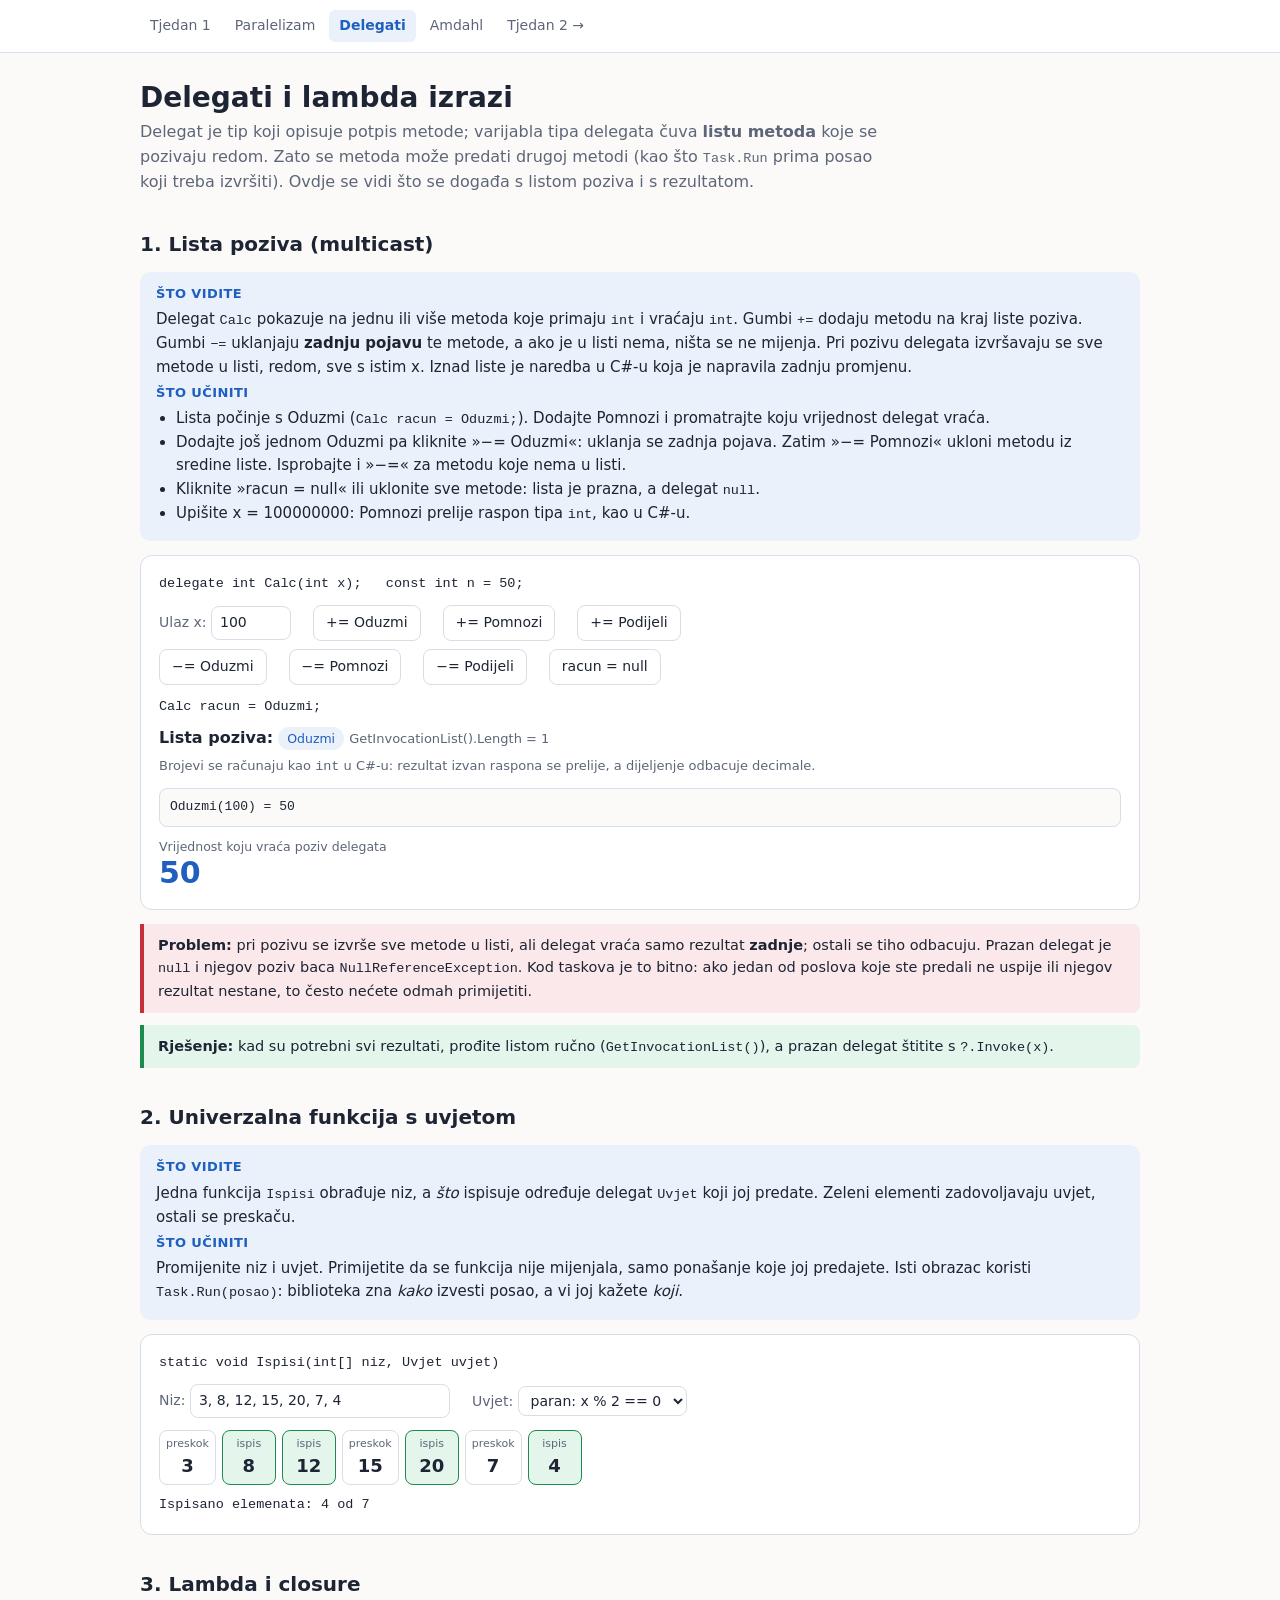
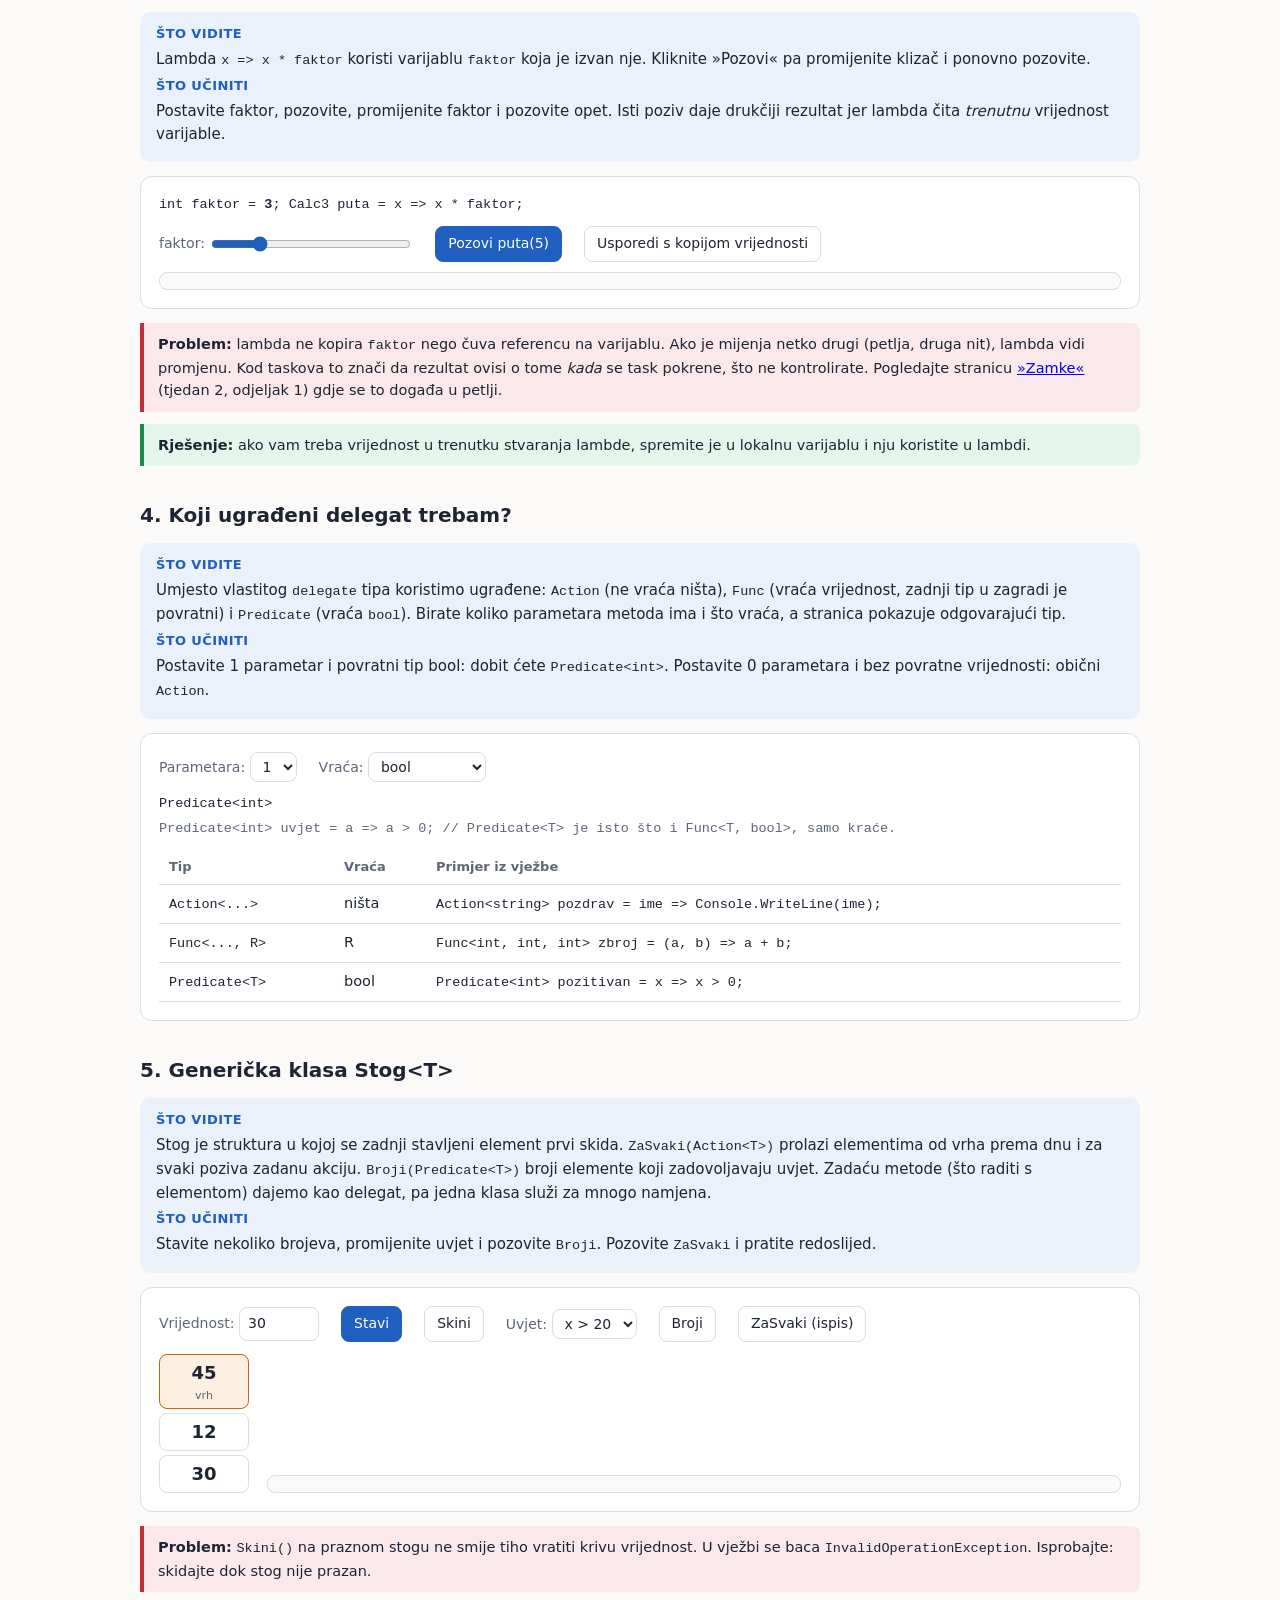
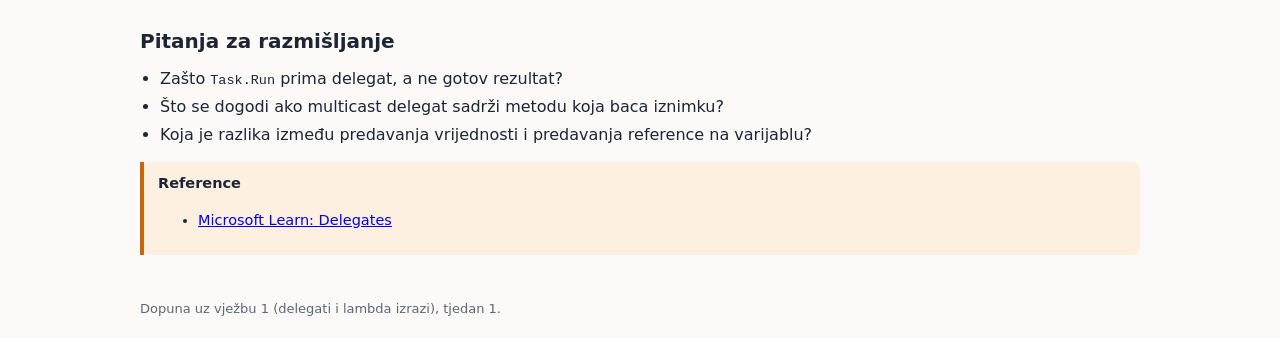
<file: exercises/01-delegates/Vizualizacije/delegati.html>
<!doctype html>
<html lang="hr">
<head>
<meta charset="utf-8">
<meta name="viewport" content="width=device-width,initial-scale=1">
<title>Delegati i lambda izrazi</title>
<link rel="stylesheet" href="stil.css">
</head>
<body>
<div class="wrap">
  <h1>Delegati i lambda izrazi</h1>
  <p class="lead">Delegat je tip koji opisuje potpis metode; varijabla tipa delegata čuva <b>listu metoda</b> koje se pozivaju redom. Zato se metoda može predati drugoj metodi (kao što <code>Task.Run</code> prima posao koji treba izvršiti). Ovdje se vidi što se događa s listom poziva i s rezultatom.</p>

  <h2>1. Lista poziva (multicast)</h2>
  <div class="expl">
    <b class="t">Što vidite</b>
    <p>Delegat <code>Calc</code> pokazuje na jednu ili više metoda koje primaju <code>int</code> i vraćaju <code>int</code>. Gumbi <code>+=</code> dodaju metodu na kraj liste poziva. Gumbi <code>−=</code> uklanjaju <b>zadnju pojavu</b> te metode, a ako je u listi nema, ništa se ne mijenja. Pri pozivu delegata izvršavaju se sve metode u listi, redom, sve s istim x. Iznad liste je naredba u C#-u koja je napravila zadnju promjenu.</p>
    <b class="t">Što učiniti</b>
    <ul>
      <li>Lista počinje s Oduzmi (<code>Calc racun = Oduzmi;</code>). Dodajte Pomnozi i promatrajte koju vrijednost delegat vraća.</li>
      <li>Dodajte još jednom Oduzmi pa kliknite »−= Oduzmi«: uklanja se zadnja pojava. Zatim »−= Pomnozi« ukloni metodu iz sredine liste. Isprobajte i »−=« za metodu koje nema u listi.</li>
      <li>Kliknite »racun = null« ili uklonite sve metode: lista je prazna, a delegat <code>null</code>.</li>
      <li>Upišite x = 100000000: Pomnozi prelije raspon tipa <code>int</code>, kao u C#-u.</li>
    </ul>
  </div>
  <div class="card">
    <p class="mono" style="margin:0 0 10px">delegate int Calc(int x);  &nbsp; const int n = 50;</p>
    <div class="row">
      <label>Ulaz x: <input type="text" id="x" value="100" style="min-width:70px;width:80px"></label>
      <button id="aSub">+= Oduzmi</button>
      <button id="aMul">+= Pomnozi</button>
      <button id="aDiv">+= Podijeli</button>
    </div>
    <div class="row" style="margin-top:8px">
      <button id="rSub">−= Oduzmi</button>
      <button id="rMul">−= Pomnozi</button>
      <button id="rDiv">−= Podijeli</button>
      <button id="clr">racun = null</button>
    </div>
    <p class="mono" id="op" style="margin:12px 0 0"></p>
    <div style="margin-top:8px"><b>Lista poziva:</b> <span id="lst"></span> <span class="muted" id="len" style="font-size:13px"></span></div>
    <p class="muted" style="font-size:13px;margin:6px 0 0">Brojevi se računaju kao <code>int</code> u C#-u: rezultat izvan raspona se prelije, a dijeljenje odbacuje decimale.</p>
    <div class="log" id="out" style="max-height:170px"></div>
    <div class="row" style="margin-top:10px"><div class="kpi"><small>Vrijednost koju vraća poziv delegata</small><span class="big" id="ret">–</span></div></div>
  </div>
  <div class="prob"><b>Problem:</b> pri pozivu se izvrše sve metode u listi, ali delegat vraća samo rezultat <b>zadnje</b>; ostali se tiho odbacuju. Prazan delegat je <code>null</code> i njegov poziv baca <code>NullReferenceException</code>. Kod taskova je to bitno: ako jedan od poslova koje ste predali ne uspije ili njegov rezultat nestane, to često nećete odmah primijetiti.</div>
  <div class="sol"><b>Rješenje:</b> kad su potrebni svi rezultati, prođite listom ručno (<code>GetInvocationList()</code>), a prazan delegat štitite s <code>?.Invoke(x)</code>.</div>

  <h2>2. Univerzalna funkcija s uvjetom</h2>
  <div class="expl">
    <b class="t">Što vidite</b>
    <p>Jedna funkcija <code>Ispisi</code> obrađuje niz, a <i>što</i> ispisuje određuje delegat <code>Uvjet</code> koji joj predate. Zeleni elementi zadovoljavaju uvjet, ostali se preskaču.</p>
    <b class="t">Što učiniti</b>
    <p>Promijenite niz i uvjet. Primijetite da se funkcija nije mijenjala, samo ponašanje koje joj predajete. Isti obrazac koristi <code>Task.Run(posao)</code>: biblioteka zna <i>kako</i> izvesti posao, a vi joj kažete <i>koji</i>.</p>
  </div>
  <div class="card">
    <p class="mono" style="margin:0 0 10px">static void Ispisi(int[] niz, Uvjet uvjet)</p>
    <div class="row">
      <label>Niz: <input type="text" id="niz" value="3, 8, 12, 15, 20, 7, 4"></label>
      <label>Uvjet: <select id="uv">
        <option value="x % 2 == 0">paran: x % 2 == 0</option>
        <option value="x > 10">x &gt; 10</option>
        <option value="x % 3 == 0">djeljiv s 3</option>
        <option value="x < 8">x &lt; 8</option>
      </select></label>
    </div>
    <div class="cells" id="cells" style="margin-top:12px"></div>
    <p class="mono" id="res" style="margin:10px 0 0"></p>
  </div>

  <h2>3. Lambda i closure</h2>
  <div class="expl">
    <b class="t">Što vidite</b>
    <p>Lambda <code>x =&gt; x * faktor</code> koristi varijablu <code>faktor</code> koja je izvan nje. Kliknite »Pozovi« pa promijenite klizač i ponovno pozovite.</p>
    <b class="t">Što učiniti</b>
    <p>Postavite faktor, pozovite, promijenite faktor i pozovite opet. Isti poziv daje drukčiji rezultat jer lambda čita <i>trenutnu</i> vrijednost varijable.</p>
  </div>
  <div class="card">
    <p class="mono" style="margin:0 0 10px">int faktor = <b id="fv"></b>;  Calc3 puta = x =&gt; x * faktor;</p>
    <div class="row">
      <label>faktor: <input type="range" id="f" min="1" max="10" value="3"></label>
      <button id="callp" class="primary">Pozovi puta(5)</button>
      <button id="snap">Usporedi s kopijom vrijednosti</button>
    </div>
    <div class="log" id="clog" style="max-height:140px"></div>
  </div>
  <div class="prob"><b>Problem:</b> lambda ne kopira <code>faktor</code> nego čuva referencu na varijablu. Ako je mijenja netko drugi (petlja, druga nit), lambda vidi promjenu. Kod taskova to znači da rezultat ovisi o tome <i>kada</i> se task pokrene, što ne kontrolirate. Pogledajte stranicu <a href="../../Tjedan%2002%20-%20Taskovi%20i%20zamke/Vizualizacije/zamke.html">»Zamke«</a> (tjedan 2, odjeljak 1) gdje se to događa u petlji.</div>
  <div class="sol"><b>Rješenje:</b> ako vam treba vrijednost u trenutku stvaranja lambde, spremite je u lokalnu varijablu i nju koristite u lambdi.</div>
  <h2>4. Koji ugrađeni delegat trebam?</h2>
  <div class="expl">
    <b class="t">Što vidite</b>
    <p>Umjesto vlastitog <code>delegate</code> tipa koristimo ugrađene: <code>Action</code> (ne vraća ništa), <code>Func</code> (vraća vrijednost, zadnji tip u zagradi je povratni) i <code>Predicate</code> (vraća <code>bool</code>). Birate koliko parametara metoda ima i što vraća, a stranica pokazuje odgovarajući tip.</p>
    <b class="t">Što učiniti</b>
    <p>Postavite 1 parametar i povratni tip bool: dobit ćete <code>Predicate&lt;int&gt;</code>. Postavite 0 parametara i bez povratne vrijednosti: obični <code>Action</code>.</p>
  </div>
  <div class="card">
    <div class="row">
      <label>Parametara: <select id="np"><option>0</option><option selected>1</option><option>2</option><option>3</option></select></label>
      <label>Vraća: <select id="rt"><option value="">ništa (void)</option><option value="bool" selected>bool</option><option value="int">int</option><option value="string">string</option></select></label>
    </div>
    <p class="mono" id="dt1" style="margin:12px 0 4px"></p>
    <p class="mono muted" id="dt2" style="margin:0"></p>
    <table style="margin-top:10px"><tr><th>Tip</th><th>Vraća</th><th>Primjer iz vježbe</th></tr>
      <tr><td><code>Action&lt;...&gt;</code></td><td>ništa</td><td><code>Action&lt;string&gt; pozdrav = ime =&gt; Console.WriteLine(ime);</code></td></tr>
      <tr><td><code>Func&lt;..., R&gt;</code></td><td>R</td><td><code>Func&lt;int, int, int&gt; zbroj = (a, b) =&gt; a + b;</code></td></tr>
      <tr><td><code>Predicate&lt;T&gt;</code></td><td>bool</td><td><code>Predicate&lt;int&gt; pozitivan = x =&gt; x &gt; 0;</code></td></tr></table>
  </div>

  <h2>5. Generička klasa Stog&lt;T&gt;</h2>
  <div class="expl">
    <b class="t">Što vidite</b>
    <p>Stog je struktura u kojoj se zadnji stavljeni element prvi skida. <code>ZaSvaki(Action&lt;T&gt;)</code> prolazi elementima od vrha prema dnu i za svaki poziva zadanu akciju. <code>Broji(Predicate&lt;T&gt;)</code> broji elemente koji zadovoljavaju uvjet. Zadaću metode (što raditi s elementom) dajemo kao delegat, pa jedna klasa služi za mnogo namjena.</p>
    <b class="t">Što učiniti</b>
    <p>Stavite nekoliko brojeva, promijenite uvjet i pozovite <code>Broji</code>. Pozovite <code>ZaSvaki</code> i pratite redoslijed.</p>
  </div>
  <div class="card">
    <div class="row">
      <label>Vrijednost: <input type="text" id="sv" value="30" style="min-width:70px;width:80px"></label>
      <button id="push" class="primary">Stavi</button>
      <button id="pop">Skini</button>
      <label>Uvjet: <select id="sp"><option value="x > 20">x &gt; 20</option><option value="x % 2 == 0">paran</option><option value="x < 10">x &lt; 10</option></select></label>
      <button id="cnt">Broji</button>
      <button id="each">ZaSvaki (ispis)</button>
    </div>
    <div style="display:flex;gap:18px;margin-top:12px;align-items:flex-end;flex-wrap:wrap">
      <div id="stack" style="display:flex;flex-direction:column;gap:4px;min-width:90px"></div>
      <div id="sout" class="log" style="flex:1;min-width:220px;margin-top:0"></div>
    </div>
  </div>
  <div class="prob"><b>Problem:</b> <code>Skini()</code> na praznom stogu ne smije tiho vratiti krivu vrijednost. U vježbi se baca <code>InvalidOperationException</code>. Isprobajte: skidajte dok stog nije prazan.</div>

  <h2>Pitanja za razmišljanje</h2>
  <ul class="tight">
    <li>Zašto <code>Task.Run</code> prima delegat, a ne gotov rezultat?</li>
    <li>Što se dogodi ako multicast delegat sadrži metodu koja baca iznimku?</li>
    <li>Koja je razlika između predavanja vrijednosti i predavanja reference na varijablu?</li>
  </ul>

  <div class="note"><b>Reference</b><ul><li><a href="https://learn.microsoft.com/en-us/dotnet/csharp/programming-guide/delegates/">Microsoft Learn: Delegates</a></li></ul></div>
  <footer>Dopuna uz vježbu 1 (delegati i lambda izrazi), tjedan 1.</footer>
</div>
<script src="zajednicko.js"></script>
<script>
const N = 50;
// Kao int u C#-u: 32 bita, prelijevanje bez iznimke, cjelobrojno dijeljenje.
const METH = {
  Oduzmi: x => (x - N) | 0,
  Pomnozi: x => Math.imul(x, N),
  Podijeli: x => Math.trunc(x / N)
};
let list = ['Oduzmi'], op = 'Calc racun = Oduzmi;';
// racun -= M uklanja ZADNJU pojavu metode M; ako je nema, lista ostaje ista.
function ukloni(l, m) { const i = l.lastIndexOf(m); return i < 0 ? l.slice() : l.slice(0, i).concat(l.slice(i + 1)); }
// Prihvaća samo cijeli broj u rasponu tipa int.
function procitajInt(s) { if (!/^\s*-?\d+\s*$/.test(s)) return NaN; const v = Number(s); return v >= -2147483648 && v <= 2147483647 ? v : NaN; }
function call() {
  const x = procitajInt($('x').value);
  $('op').textContent = op;
  $('lst').innerHTML = list.length ? list.map(n => `<span class="pill">${n}</span>`).join(' → ') : '<span class="pill warn">prazna (null)</span>';
  $('len').textContent = list.length ? `GetInvocationList().Length = ${list.length}` : '';
  if (isNaN(x)) { $('out').textContent = 'Unesite cijeli broj tipa int (od −2147483648 do 2147483647).'; $('ret').textContent = '–'; return; }
  if (!list.length) { $('out').innerHTML = 'Delegat je null; poziv bi bacio NullReferenceException (zato se piše <code>racun?.Invoke(x)</code>).'; $('ret').textContent = '–'; return; }
  let r;
  $('out').innerHTML = list.map(n => { r = METH[n](x); return `<div>${n}(${x}) = ${r}</div>`; }).join('');
  $('ret').textContent = r;
}
const dodaj = m => () => { list.push(m); op = `racun += ${m};`; call(); };
const makni = m => () => {
  const prije = list.length;
  list = ukloni(list, m);
  op = `racun -= ${m};` + (list.length === prije ? '   // te metode nema u listi: ništa se ne mijenja'
    : (list.length ? '   // uklonjena zadnja pojava' : '   // lista je prazna: racun je null'));
  call();
};
$('aSub').onclick = dodaj('Oduzmi'); $('aMul').onclick = dodaj('Pomnozi'); $('aDiv').onclick = dodaj('Podijeli');
$('rSub').onclick = makni('Oduzmi'); $('rMul').onclick = makni('Pomnozi'); $('rDiv').onclick = makni('Podijeli');
$('clr').onclick = () => { list = []; op = 'racun = null;'; call(); };
$('x').oninput = call;
call();

function filt() {
  const arr = $('niz').value.split(',').map(s => parseInt(s.trim(), 10)).filter(v => !isNaN(v));
  const expr = $('uv').value;
  const f = new Function('x', 'return ' + expr);
  let cnt = 0;
  $('cells').innerHTML = arr.map(v => {
    const ok = f(v); if (ok) cnt++;
    return `<div class="cellbox ${ok ? 'done' : ''}"><small>${ok ? 'ispis' : 'preskok'}</small><b>${v}</b></div>`;
  }).join('');
  $('res').textContent = `Ispisano elemenata: ${cnt} od ${arr.length}`;
}
$('niz').oninput = filt; $('uv').onchange = filt;
filt();

let faktor = 3;
const clg = m => { const d = document.createElement('div'); d.textContent = m; $('clog').appendChild(d); $('clog').scrollTop = 1e9; };
$('f').oninput = () => { faktor = +$('f').value; $('fv').textContent = faktor; clg(`faktor = ${faktor}`); };
$('fv').textContent = faktor;
$('callp').onclick = () => clg(`puta(5) = ${5 * faktor}   (lambda čita trenutni faktor = ${faktor})`);
$('snap').onclick = () => clg(`Da je faktor kopiran pri deklaraciji (3): 5 * 3 = 15. Closure daje 5 * ${faktor} = ${5 * faktor}.`);

// ---- 4. koji delegat
function delType() {
  const n = +$('np').value, r = $('rt').value;
  const names = ['int', 'string', 'double'], ps = ['a', 'b', 'c'];
  const T = names.slice(0, n);
  let type, name;
  if (!r) { type = n ? `Action<${T.join(', ')}>` : 'Action'; name = 'akcija'; }
  else if (r === 'bool' && n === 1) { type = `Predicate<${T[0]}>`; name = 'uvjet'; }
  else { type = `Func<${T.concat([r]).join(', ')}>`; name = 'funkcija'; }
  const params = n === 1 ? ps[0] : `(${ps.slice(0, n).join(', ')})`;
  const ex = !r ? `Console.WriteLine(${n ? ps[0] : '"bok"'})` : (r === 'bool' ? (n ? `${ps[0]} > 0` : 'true') : (r === 'int' ? '42' : '"tekst"'));
  return { type, line: `${type} ${name} = ${n === 0 ? '()' : params} => ${ex};`, note: (r === 'bool' && n === 1) ? 'Predicate<T> je isto što i Func<T, bool>, samo kraće.' : '' };
}
function drawDel() {
  const d = delType();
  $('dt1').textContent = d.type; $('dt2').textContent = d.line + (d.note ? '   // ' + d.note : '');
}
$('np').onchange = drawDel; $('rt').onchange = drawDel; drawDel();

// ---- 5. stog
let stog = [30, 12, 45];
function drawStack() {
  $('stack').innerHTML = stog.length ? stog.slice().reverse().map((v, i) => `<div class="cellbox ${i === 0 ? 'src' : ''}"><b>${v}</b>${i === 0 ? '<small>vrh</small>' : ''}</div>`).join('') : '<span class="muted">prazan</span>';
}
function slog(m) { const d = document.createElement('div'); d.textContent = m; $('sout').appendChild(d); $('sout').scrollTop = 1e9; }
$('push').onclick = () => { const v = parseInt($('sv').value, 10); if (!isNaN(v)) { stog.push(v); slog(`Stavi(${v})`); drawStack(); } };
$('pop').onclick = () => { if (!stog.length) slog('InvalidOperationException: Stog je prazan.'); else slog(`Skini() = ${stog.pop()}`); drawStack(); };
$('cnt').onclick = () => { const f = new Function('x', 'return ' + $('sp').value); slog(`Broji(x => ${$('sp').value}) = ${stog.filter(f).length}`); };
$('each').onclick = () => { slog('ZaSvaki: ' + stog.slice().reverse().join(', ')); };
drawStack();
</script>
</body>
</html>
</file>
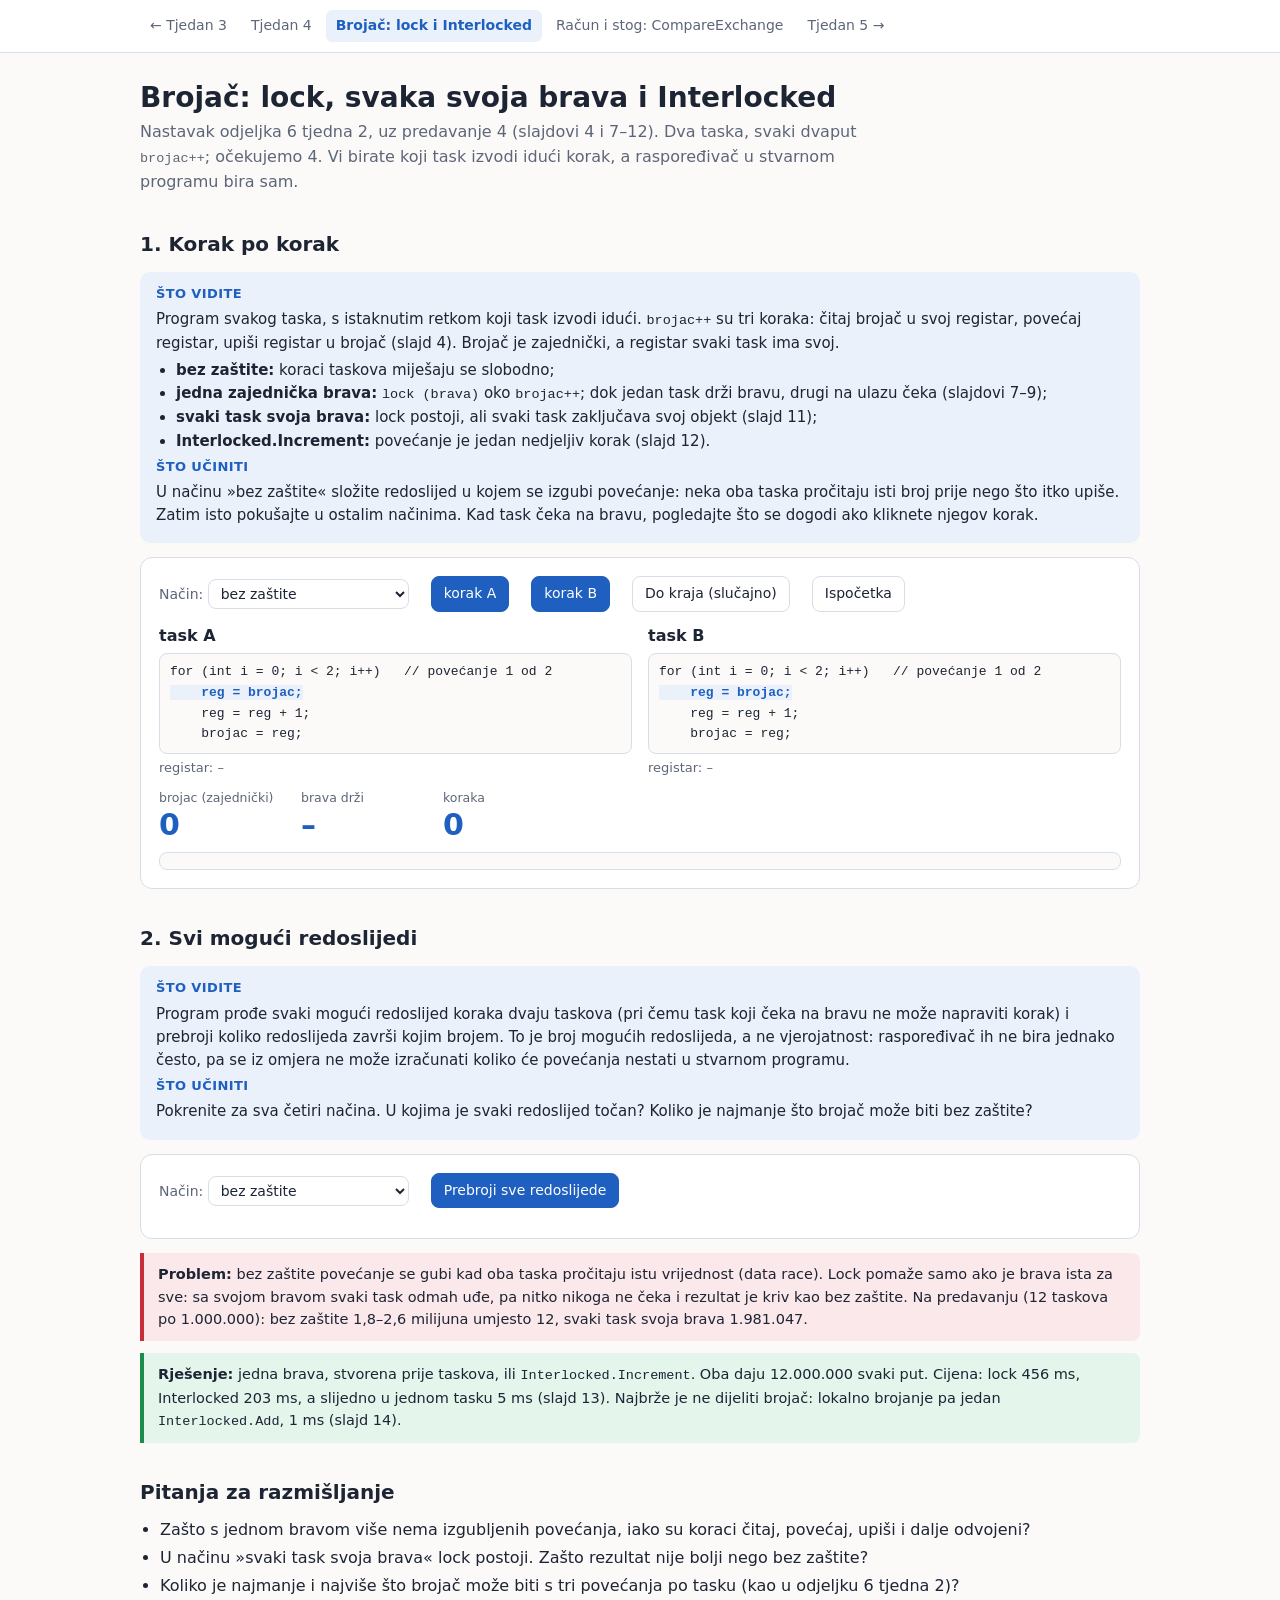
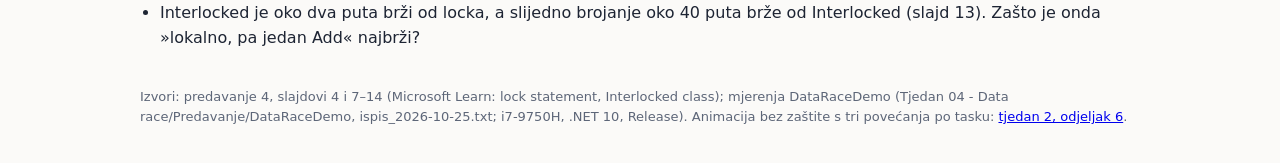
<file: exercises/03-data-race/Vizualizacije/brojac.html>
<!doctype html>
<html lang="hr">
<head>
<meta charset="utf-8">
<meta name="viewport" content="width=device-width,initial-scale=1">
<title>Brojač: lock i Interlocked</title>
<link rel="stylesheet" href="stil.css">
<style>
.prog{font-family:ui-monospace,Menlo,Consolas,monospace;font-size:13px;background:var(--bg);border:1px solid var(--line);border-radius:8px;padding:8px 10px;white-space:pre;overflow-x:auto;line-height:1.6}
.prog .on{background:var(--soft);color:var(--acc);font-weight:700}
.prog .ceka{background:var(--badbg);color:var(--bad);font-weight:700}
.task h3{margin-bottom:4px}
</style>
</head>
<body>
<div class="wrap">
  <h1>Brojač: lock, svaka svoja brava i Interlocked</h1>
  <p class="lead">Nastavak odjeljka 6 tjedna 2, uz predavanje 4 (slajdovi 4 i 7–12). Dva taska, svaki dvaput <code>brojac++</code>; očekujemo 4. Vi birate koji task izvodi idući korak, a raspoređivač u stvarnom programu bira sam.</p>

  <h2>1. Korak po korak</h2>
  <div class="expl">
    <b class="t">Što vidite</b>
    <p>Program svakog taska, s istaknutim retkom koji task izvodi idući. <code>brojac++</code> su tri koraka: čitaj brojač u svoj registar, povećaj registar, upiši registar u brojač (slajd 4). Brojač je zajednički, a registar svaki task ima svoj.</p>
    <ul>
      <li><b>bez zaštite:</b> koraci taskova miješaju se slobodno;</li>
      <li><b>jedna zajednička brava:</b> <code>lock (brava)</code> oko <code>brojac++</code>; dok jedan task drži bravu, drugi na ulazu čeka (slajdovi 7–9);</li>
      <li><b>svaki task svoja brava:</b> lock postoji, ali svaki task zaključava svoj objekt (slajd 11);</li>
      <li><b>Interlocked.Increment:</b> povećanje je jedan nedjeljiv korak (slajd 12).</li>
    </ul>
    <b class="t">Što učiniti</b>
    <p>U načinu »bez zaštite« složite redoslijed u kojem se izgubi povećanje: neka oba taska pročitaju isti broj prije nego što itko upiše. Zatim isto pokušajte u ostalim načinima. Kad task čeka na bravu, pogledajte što se dogodi ako kliknete njegov korak.</p>
  </div>
  <div class="card">
    <div class="row">
      <label>Način: <select id="b_nacin"><option value="bez" selected>bez zaštite</option><option value="jedna">jedna zajednička brava</option><option value="svoja">svaki task svoja brava</option><option value="inter">Interlocked.Increment</option></select></label>
      <button id="b_A" class="primary">korak A</button>
      <button id="b_B" class="primary">korak B</button>
      <button id="b_kraj">Do kraja (slučajno)</button>
      <button id="b_reset">Ispočetka</button>
    </div>
    <div class="grid2" style="margin-top:12px">
      <div class="task"><h3>task A</h3><div id="b_progA" class="prog"></div><div id="b_regA" class="muted" style="font-size:13px;margin-top:4px"></div></div>
      <div class="task"><h3>task B</h3><div id="b_progB" class="prog"></div><div id="b_regB" class="muted" style="font-size:13px;margin-top:4px"></div></div>
    </div>
    <div class="row" style="margin-top:10px">
      <div class="kpi"><small>brojac (zajednički)</small><span class="big" id="b_K"></span></div>
      <div class="kpi"><small>brava drži</small><span class="big" id="b_brava"></span></div>
      <div class="kpi"><small>koraka</small><span class="big" id="b_br"></span></div>
    </div>
    <div id="b_rez" style="margin-top:8px"></div>
    <div id="b_log" class="log"></div>
  </div>

  <h2>2. Svi mogući redoslijedi</h2>
  <div class="expl">
    <b class="t">Što vidite</b>
    <p>Program prođe svaki mogući redoslijed koraka dvaju taskova (pri čemu task koji čeka na bravu ne može napraviti korak) i prebroji koliko redoslijeda završi kojim brojem. To je broj mogućih redoslijeda, a ne vjerojatnost: raspoređivač ih ne bira jednako često, pa se iz omjera ne može izračunati koliko će povećanja nestati u stvarnom programu.</p>
    <b class="t">Što učiniti</b>
    <p>Pokrenite za sva četiri načina. U kojima je svaki redoslijed točan? Koliko je najmanje što brojač može biti bez zaštite?</p>
  </div>
  <div class="card">
    <div class="row">
      <label>Način: <select id="s_nacin"><option value="bez" selected>bez zaštite</option><option value="jedna">jedna zajednička brava</option><option value="svoja">svaki task svoja brava</option><option value="inter">Interlocked.Increment</option></select></label>
      <button id="s_go" class="primary">Prebroji sve redoslijede</button>
    </div>
    <div id="s_rez" style="margin-top:12px"></div>
  </div>
  <div class="prob"><b>Problem:</b> bez zaštite povećanje se gubi kad oba taska pročitaju istu vrijednost (data race). Lock pomaže samo ako je brava ista za sve: sa svojom bravom svaki task odmah uđe, pa nitko nikoga ne čeka i rezultat je kriv kao bez zaštite. Na predavanju (12 taskova po 1.000.000): bez zaštite 1,8–2,6 milijuna umjesto 12, svaki task svoja brava 1.981.047.</div>
  <div class="sol"><b>Rješenje:</b> jedna brava, stvorena prije taskova, ili <code>Interlocked.Increment</code>. Oba daju 12.000.000 svaki put. Cijena: lock 456 ms, Interlocked 203 ms, a slijedno u jednom tasku 5 ms (slajd 13). Najbrže je ne dijeliti brojač: lokalno brojanje pa jedan <code>Interlocked.Add</code>, 1 ms (slajd 14).</div>

  <h2>Pitanja za razmišljanje</h2>
  <ul class="tight">
    <li>Zašto s jednom bravom više nema izgubljenih povećanja, iako su koraci čitaj, povećaj, upiši i dalje odvojeni?</li>
    <li>U načinu »svaki task svoja brava« lock postoji. Zašto rezultat nije bolji nego bez zaštite?</li>
    <li>Koliko je najmanje i najviše što brojač može biti s tri povećanja po tasku (kao u odjeljku 6 tjedna 2)?</li>
    <li>Interlocked je oko dva puta brži od locka, a slijedno brojanje oko 40 puta brže od Interlocked (slajd 13). Zašto je onda »lokalno, pa jedan Add« najbrži?</li>
  </ul>
  <footer>Izvori: predavanje 4, slajdovi 4 i 7–14 (Microsoft Learn: lock statement, Interlocked class); mjerenja DataRaceDemo (Tjedan 04 - Data race/Predavanje/DataRaceDemo, ispis_2026-10-25.txt; i7-9750H, .NET 10, Release). Animacija bez zaštite s tri povećanja po tasku: <a href="../../Tjedan%2002%20-%20Taskovi%20i%20zamke/Vizualizacije/tjedan2.html">tjedan 2, odjeljak 6</a>.</footer>
</div>
<script src="zajednicko.js"></script>
<script>
// ---------- logika (bez DOM-a) ----------
const PO_TASKU = 2;   // svaki task dvaput brojac++
// Koraci jednog povećanja za svaki način.
const KORACI = {
  bez: ['citaj', 'povecaj', 'upisi'],
  jedna: ['lock', 'citaj', 'povecaj', 'upisi', 'unlock'],
  svoja: ['lock', 'citaj', 'povecaj', 'upisi', 'unlock'],
  inter: ['inc']
};
function novo(nacin) {
  return { nacin, K: 0, reg: [null, null], pc: [0, 0], gotovo: [0, 0], brava: null, svoja: [false, false] };
}
const kraj = (st, t) => st.gotovo[t] >= PO_TASKU;
const korakIme = (st, t) => KORACI[st.nacin][st.pc[t]];
// Task čeka ako treba uzeti zajedničku bravu, a drži je drugi task.
const ceka = (st, t) => !kraj(st, t) && st.nacin === 'jedna' && korakIme(st, t) === 'lock' && st.brava !== null && st.brava !== t;
const moze = (st, t) => !kraj(st, t) && !ceka(st, t);
function korak(st, t) {
  const ime = korakIme(st, t), T = 'AB'[t];
  let opis;
  if (ime === 'citaj') { st.reg[t] = st.K; opis = `${T}: reg = brojac (${st.K})`; }
  else if (ime === 'povecaj') { st.reg[t]++; opis = `${T}: reg = reg + 1 (${st.reg[t]})`; }
  else if (ime === 'upisi') { st.K = st.reg[t]; opis = `${T}: brojac = reg (${st.K})`; }
  else if (ime === 'inc') { st.K++; opis = `${T}: Interlocked.Increment → brojac = ${st.K}`; }
  else if (ime === 'lock') {
    if (st.nacin === 'jedna') { st.brava = t; opis = `${T}: uzima bravu`; }
    else { st.svoja[t] = true; opis = `${T}: uzima svoju bravu (nitko drugi je ne treba)`; }
  } else { if (st.nacin === 'jedna') st.brava = null; else st.svoja[t] = false; opis = `${T}: otpušta bravu`; }
  st.pc[t]++;
  if (st.pc[t] === KORACI[st.nacin].length) { st.pc[t] = 0; st.gotovo[t]++; }
  return opis;
}
const kopija = st => JSON.parse(JSON.stringify(st));
// Svi redoslijedi: rezultat = { konačni brojač: broj redoslijeda }.
function sviRedoslijedi(nacin) {
  const h = {};
  (function dfs(st) {
    const r = [0, 1].filter(t => moze(st, t));
    if (!r.length) { h[st.K] = (h[st.K] || 0) + 1; return; }
    for (const t of r) { const s2 = kopija(st); korak(s2, t); dfs(s2); }
  })(novo(nacin));
  return h;
}

// ---------- prikaz ----------
const LINIJE = {
  bez: [['citaj', 'reg = brojac;'], ['povecaj', 'reg = reg + 1;'], ['upisi', 'brojac = reg;']],
  jedna: [['lock', 'lock (brava)       // zajednička'], ['citaj', '    reg = brojac;'], ['povecaj', '    reg = reg + 1;'], ['upisi', '    brojac = reg;'], ['unlock', '// kraj lock']],
  svoja: [['lock', 'lock (mojaBrava)   // svaki task svoju'], ['citaj', '    reg = brojac;'], ['povecaj', '    reg = reg + 1;'], ['upisi', '    brojac = reg;'], ['unlock', '// kraj lock']],
  inter: [['inc', 'Interlocked.Increment(ref brojac);']]
};
let st = novo('bez'), log = [];
let rs = 1;
const rnd = () => (rs = (rs * 1103515245 + 12345) % 2147483648) / 2147483648;
function crtajProg(t) {
  const n = st.nacin;
  const linije = [`for (int i = 0; i < ${PO_TASKU}; i++)   // povećanje ${Math.min(st.gotovo[t] + 1, PO_TASKU)} od ${PO_TASKU}`].concat(
    LINIJE[n].map(([ime, txt], j) => {
      const aktivan = !kraj(st, t) && st.pc[t] === j;
      const cls = aktivan ? (ceka(st, t) ? 'ceka' : 'on') : '';
      return (cls ? `<span class="${cls}">` : '') + '    ' + txt + (cls === 'ceka' ? '   ← čeka bravu' : '') + (cls ? '</span>' : '');
    }));
  $('b_prog' + 'AB'[t]).innerHTML = linije.join('\n');
  $('b_reg' + 'AB'[t]).textContent = kraj(st, t) ? 'gotov' : (n === 'inter' ? '' : `registar: ${st.reg[t] === null ? '–' : st.reg[t]}`);
}
function crtaj() {
  crtajProg(0); crtajProg(1);
  $('b_K').textContent = String(st.K);
  $('b_brava').textContent = st.nacin === 'jedna' ? (st.brava === null ? 'nitko' : 'AB'[st.brava]) : (st.nacin === 'svoja' ? 'svaki svoju' : '–');
  $('b_br').textContent = String(log.length);
  $('b_A').disabled = kraj(st, 0); $('b_B').disabled = kraj(st, 1);
  $('b_log').innerHTML = log.slice().reverse().join('<br>');
  if (kraj(st, 0) && kraj(st, 1)) {
    $('b_rez').innerHTML = st.K === 2 * PO_TASKU ? `<span class="pill ok">točno</span> brojac = ${st.K}`
      : `<span class="pill bad">krivo</span> brojac = ${st.K}, očekivano ${2 * PO_TASKU}: izgubljeno ${2 * PO_TASKU - st.K}`;
  } else $('b_rez').innerHTML = '';
}
function klik(t) {
  if (kraj(st, t)) return;
  if (ceka(st, t)) { log.push(`${'AB'[t]}: čeka, bravu drži ${'AB'[st.brava]}`); crtaj(); return; }
  log.push(`${log.length + 1}. ` + korak(st, t)); crtaj();
}
function resetiraj() { st = novo($('b_nacin').value); log = []; crtaj(); }
$('b_A').onclick = () => klik(0);
$('b_B').onclick = () => klik(1);
$('b_kraj').onclick = () => { while (!(kraj(st, 0) && kraj(st, 1))) { const r = [0, 1].filter(t => moze(st, t)); klik(r[Math.floor(rnd() * r.length)]); } };
$('b_reset').onclick = resetiraj;
$('b_nacin').onchange = resetiraj;

const NAZIV = { bez: 'bez zaštite', jedna: 'jedna zajednička brava', svoja: 'svaki task svoja brava', inter: 'Interlocked.Increment' };
function crtajSve() {
  const n = $('s_nacin').value, h = sviRedoslijedi(n);
  const uk = Object.values(h).reduce((a, b) => a + b, 0), kljucevi = Object.keys(h).map(Number).sort((a, b) => a - b);
  const krivih = uk - (h[2 * PO_TASKU] || 0);
  $('s_rez').innerHTML = `<div class="muted" style="font-size:13px;margin-bottom:6px">${NAZIV[n]}: ${hr(uk)} mogućih redoslijeda</div><div class="hist" style="grid-template-columns:110px 1fr 70px">` +
    kljucevi.map(k => `<span>brojac = ${k}</span><div class="bar ${k === 2 * PO_TASKU ? 'ok' : 'bad'}" style="width:${Math.max(2, 100 * h[k] / uk)}%"></div><span>${hr(h[k])}</span>`).join('') +
    `</div><div style="margin-top:8px">${krivih ? `<span class="pill bad">${hr(krivih)} od ${hr(uk)} redoslijeda daje krivi rezultat</span>` : '<span class="pill ok">svaki redoslijed daje 4</span>'}</div>`;
}
$('s_go').onclick = crtajSve;
$('s_nacin').onchange = () => { $('s_rez').innerHTML = ''; };
resetiraj();
</script>
</body>
</html>
</file>
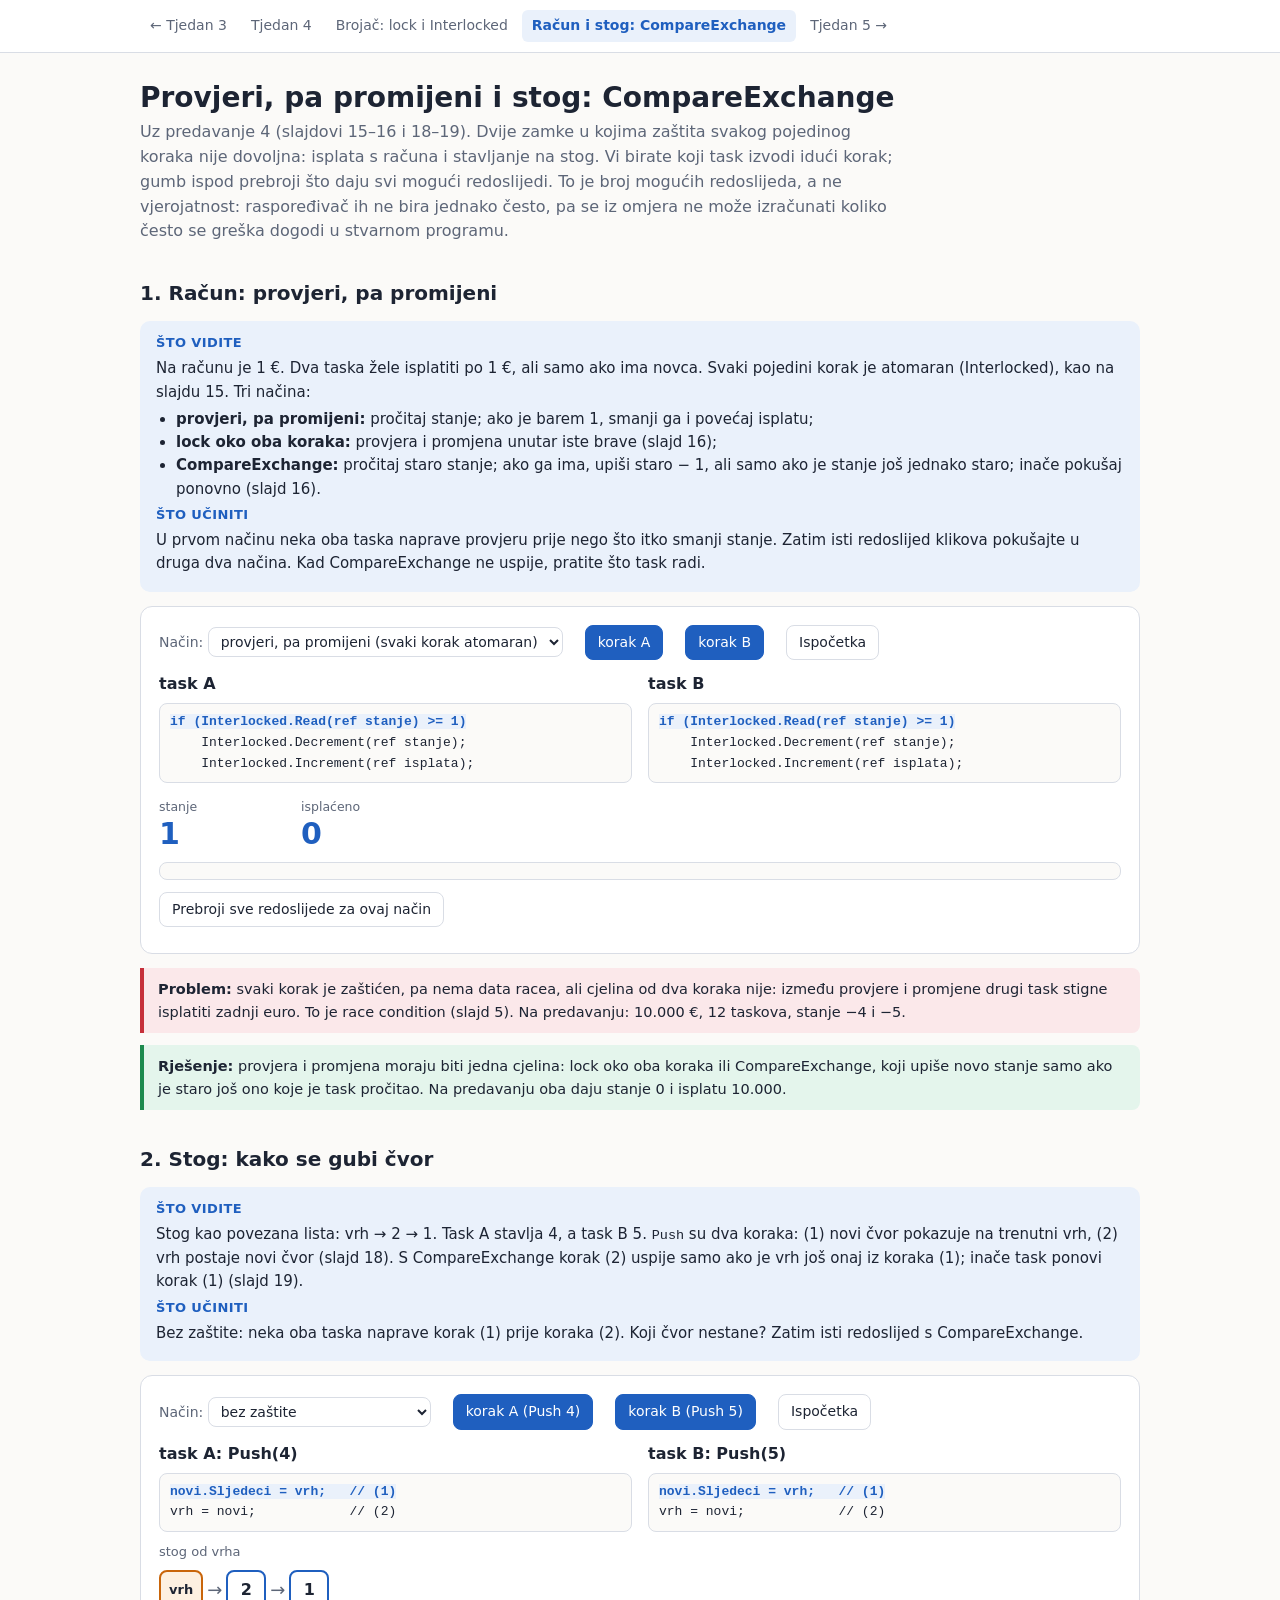
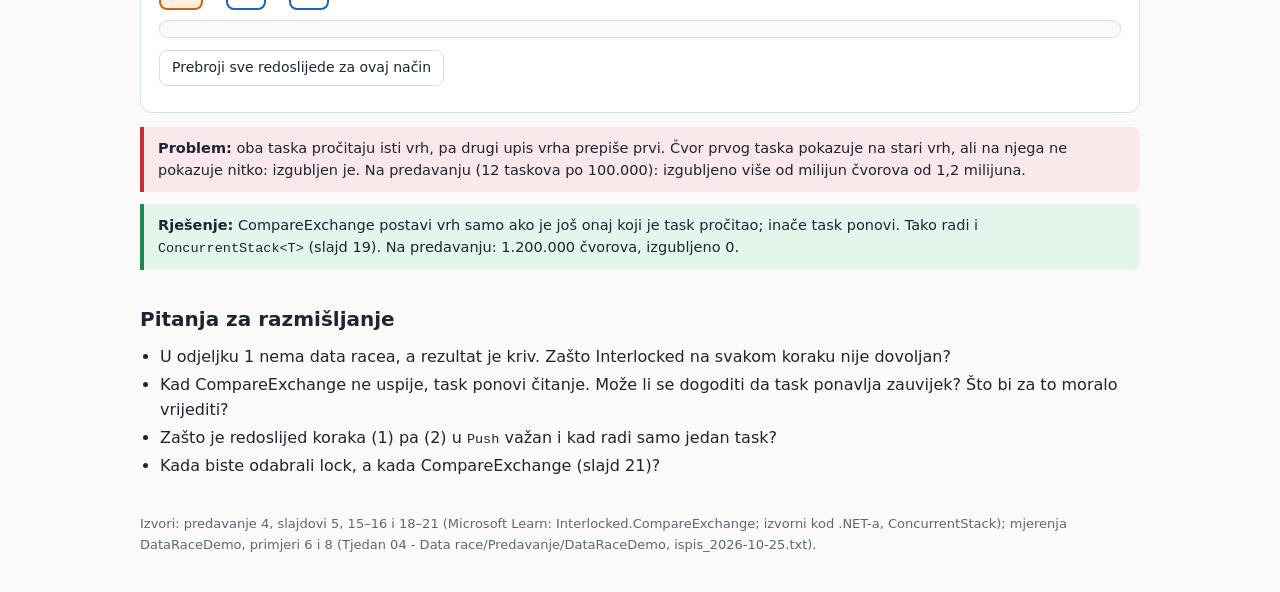
<file: exercises/03-data-race/Vizualizacije/racun_stog.html>
<!doctype html>
<html lang="hr">
<head>
<meta charset="utf-8">
<meta name="viewport" content="width=device-width,initial-scale=1">
<title>Provjeri, pa promijeni i stog</title>
<link rel="stylesheet" href="stil.css">
<style>
.prog{font-family:ui-monospace,Menlo,Consolas,monospace;font-size:13px;background:var(--bg);border:1px solid var(--line);border-radius:8px;padding:8px 10px;white-space:pre;overflow-x:auto;line-height:1.6}
.prog .on{background:var(--soft);color:var(--acc);font-weight:700}
.prog .ceka{background:var(--badbg);color:var(--bad);font-weight:700}
.lista{display:flex;flex-wrap:wrap;align-items:center;gap:4px;margin:8px 0}
.cvor{min-width:40px;height:40px;padding:0 8px;border-radius:8px;border:2px solid var(--acc);display:flex;align-items:center;justify-content:center;font-weight:700;background:var(--card)}
.cvor.vrh{border-color:var(--acc2);background:var(--soft2);font-weight:600;font-size:13px}
.cvor.izgubljen{border-color:var(--bad);background:var(--badbg)}
.strel{color:var(--muted);font-size:18px}
</style>
</head>
<body>
<div class="wrap">
  <h1>Provjeri, pa promijeni i stog: CompareExchange</h1>
  <p class="lead">Uz predavanje 4 (slajdovi 15–16 i 18–19). Dvije zamke u kojima zaštita svakog pojedinog koraka nije dovoljna: isplata s računa i stavljanje na stog. Vi birate koji task izvodi idući korak; gumb ispod prebroji što daju svi mogući redoslijedi. To je broj mogućih redoslijeda, a ne vjerojatnost: raspoređivač ih ne bira jednako često, pa se iz omjera ne može izračunati koliko često se greška dogodi u stvarnom programu.</p>

  <h2>1. Račun: provjeri, pa promijeni</h2>
  <div class="expl">
    <b class="t">Što vidite</b>
    <p>Na računu je 1 €. Dva taska žele isplatiti po 1 €, ali samo ako ima novca. Svaki pojedini korak je atomaran (Interlocked), kao na slajdu 15. Tri načina:</p>
    <ul>
      <li><b>provjeri, pa promijeni:</b> pročitaj stanje; ako je barem 1, smanji ga i povećaj isplatu;</li>
      <li><b>lock oko oba koraka:</b> provjera i promjena unutar iste brave (slajd 16);</li>
      <li><b>CompareExchange:</b> pročitaj staro stanje; ako ga ima, upiši staro − 1, ali samo ako je stanje još jednako staro; inače pokušaj ponovno (slajd 16).</li>
    </ul>
    <b class="t">Što učiniti</b>
    <p>U prvom načinu neka oba taska naprave provjeru prije nego što itko smanji stanje. Zatim isti redoslijed klikova pokušajte u druga dva načina. Kad CompareExchange ne uspije, pratite što task radi.</p>
  </div>
  <div class="card">
    <div class="row">
      <label>Način: <select id="r_nacin"><option value="pp" selected>provjeri, pa promijeni (svaki korak atomaran)</option><option value="lock">lock oko oba koraka</option><option value="cas">CompareExchange u petlji</option></select></label>
      <button id="r_A" class="primary">korak A</button>
      <button id="r_B" class="primary">korak B</button>
      <button id="r_reset">Ispočetka</button>
    </div>
    <div class="grid2" style="margin-top:12px">
      <div><h3>task A</h3><div id="r_progA" class="prog"></div><div id="r_locA" class="muted" style="font-size:13px;margin-top:4px"></div></div>
      <div><h3>task B</h3><div id="r_progB" class="prog"></div><div id="r_locB" class="muted" style="font-size:13px;margin-top:4px"></div></div>
    </div>
    <div class="row" style="margin-top:10px">
      <div class="kpi"><small>stanje</small><span class="big" id="r_stanje"></span></div>
      <div class="kpi"><small>isplaćeno</small><span class="big" id="r_isplata"></span></div>
    </div>
    <div id="r_rez" style="margin-top:8px"></div>
    <div id="r_log" class="log"></div>
    <div class="row" style="margin-top:12px"><button id="r_svi">Prebroji sve redoslijede za ovaj način</button></div>
    <div id="r_svih" style="margin-top:8px"></div>
  </div>
  <div class="prob"><b>Problem:</b> svaki korak je zaštićen, pa nema data racea, ali cjelina od dva koraka nije: između provjere i promjene drugi task stigne isplatiti zadnji euro. To je race condition (slajd 5). Na predavanju: 10.000 €, 12 taskova, stanje −4 i −5.</div>
  <div class="sol"><b>Rješenje:</b> provjera i promjena moraju biti jedna cjelina: lock oko oba koraka ili CompareExchange, koji upiše novo stanje samo ako je staro još ono koje je task pročitao. Na predavanju oba daju stanje 0 i isplatu 10.000.</div>

  <h2>2. Stog: kako se gubi čvor</h2>
  <div class="expl">
    <b class="t">Što vidite</b>
    <p>Stog kao povezana lista: vrh → 2 → 1. Task A stavlja 4, a task B 5. <code>Push</code> su dva koraka: (1) novi čvor pokazuje na trenutni vrh, (2) vrh postaje novi čvor (slajd 18). S CompareExchange korak (2) uspije samo ako je vrh još onaj iz koraka (1); inače task ponovi korak (1) (slajd 19).</p>
    <b class="t">Što učiniti</b>
    <p>Bez zaštite: neka oba taska naprave korak (1) prije koraka (2). Koji čvor nestane? Zatim isti redoslijed s CompareExchange.</p>
  </div>
  <div class="card">
    <div class="row">
      <label>Način: <select id="s_nacin"><option value="bez" selected>bez zaštite</option><option value="cas">CompareExchange u petlji</option></select></label>
      <button id="s_A" class="primary">korak A (Push 4)</button>
      <button id="s_B" class="primary">korak B (Push 5)</button>
      <button id="s_reset">Ispočetka</button>
    </div>
    <div class="grid2" style="margin-top:12px">
      <div><h3>task A: Push(4)</h3><div id="s_progA" class="prog"></div></div>
      <div><h3>task B: Push(5)</h3><div id="s_progB" class="prog"></div></div>
    </div>
    <div class="muted" style="font-size:13px;margin-top:10px">stog od vrha</div>
    <div id="s_lista" class="lista"></div>
    <div id="s_rez" style="margin-top:8px"></div>
    <div id="s_log" class="log"></div>
    <div class="row" style="margin-top:12px"><button id="s_svi">Prebroji sve redoslijede za ovaj način</button></div>
    <div id="s_svih" style="margin-top:8px"></div>
  </div>
  <div class="prob"><b>Problem:</b> oba taska pročitaju isti vrh, pa drugi upis vrha prepiše prvi. Čvor prvog taska pokazuje na stari vrh, ali na njega ne pokazuje nitko: izgubljen je. Na predavanju (12 taskova po 100.000): izgubljeno više od milijun čvorova od 1,2 milijuna.</div>
  <div class="sol"><b>Rješenje:</b> CompareExchange postavi vrh samo ako je još onaj koji je task pročitao; inače task ponovi. Tako radi i <code>ConcurrentStack&lt;T&gt;</code> (slajd 19). Na predavanju: 1.200.000 čvorova, izgubljeno 0.</div>

  <h2>Pitanja za razmišljanje</h2>
  <ul class="tight">
    <li>U odjeljku 1 nema data racea, a rezultat je kriv. Zašto Interlocked na svakom koraku nije dovoljan?</li>
    <li>Kad CompareExchange ne uspije, task ponovi čitanje. Može li se dogoditi da task ponavlja zauvijek? Što bi za to moralo vrijediti?</li>
    <li>Zašto je redoslijed koraka (1) pa (2) u <code>Push</code> važan i kad radi samo jedan task?</li>
    <li>Kada biste odabrali lock, a kada CompareExchange (slajd 21)?</li>
  </ul>
  <footer>Izvori: predavanje 4, slajdovi 5, 15–16 i 18–21 (Microsoft Learn: Interlocked.CompareExchange; izvorni kod .NET-a, ConcurrentStack); mjerenja DataRaceDemo, primjeri 6 i 8 (Tjedan 04 - Data race/Predavanje/DataRaceDemo, ispis_2026-10-25.txt).</footer>
</div>
<script src="zajednicko.js"></script>
<script>
// ---------- zajedničko: svi redoslijedi dvaju taskova ----------
const kopija = s => JSON.parse(JSON.stringify(s));
// sc: { novo(), moze(st, t), gotov(st, t), korak(st, t), kljuc(st) } → { ključ ishoda: broj redoslijeda }
function sviRedoslijedi(sc, nacin) {
  const h = {};
  (function dfs(st) {
    const r = [0, 1].filter(t => sc.moze(st, t));
    if (!r.length) { const k = sc.kljuc(st); h[k] = (h[k] || 0) + 1; return; }
    for (const t of r) { const s2 = kopija(st); sc.korak(s2, t); dfs(s2); }
  })(sc.novo(nacin));
  return h;
}

// ---------- račun (slajdovi 15–16) ----------
const RACUN = {
  // pc: pp 0 provjera, 1 smanji, 2 isplata++; lock 0 uđi, 1 provjera, 2 promjena, 3 izađi;
  // cas 0 čitaj staro, 1 CompareExchange, 2 isplata++. pc = −1: gotov.
  novo: nacin => ({ nacin, stanje: 1, isplata: 0, pc: [0, 0], ok: [null, null], staro: [null, null], brava: null }),
  gotov: (st, t) => st.pc[t] < 0,
  ceka: (st, t) => st.nacin === 'lock' && st.pc[t] === 0 && st.brava !== null && st.brava !== t,
  moze(st, t) { return !this.gotov(st, t) && !this.ceka(st, t); },
  korak(st, t) {
    const T = 'AB'[t], pc = st.pc[t];
    if (st.nacin === 'pp') {
      if (pc === 0) { st.ok[t] = st.stanje >= 1; st.pc[t] = st.ok[t] ? 1 : -1; return `${T}: Read(stanje) = ${st.stanje} → ${st.ok[t] ? 'ima novca' : 'nema novca, kraj'}`; }
      if (pc === 1) { st.stanje--; st.pc[t] = 2; return `${T}: Decrement(stanje) → ${st.stanje}`; }
      st.isplata++; st.pc[t] = -1; return `${T}: Increment(isplata) → ${st.isplata}`;
    }
    if (st.nacin === 'lock') {
      if (pc === 0) { st.brava = t; st.pc[t] = 1; return `${T}: uzima bravu`; }
      if (pc === 1) { st.ok[t] = st.stanje >= 1; st.pc[t] = st.ok[t] ? 2 : 3; return `${T}: stanje = ${st.stanje} → ${st.ok[t] ? 'ima novca' : 'nema novca'}`; }
      if (pc === 2) { st.stanje--; st.isplata++; st.pc[t] = 3; return `${T}: stanje-- (${st.stanje}), isplata++ (${st.isplata})`; }
      st.brava = null; st.pc[t] = -1; return `${T}: otpušta bravu`;
    }
    if (pc === 0) {
      st.staro[t] = st.stanje;
      if (st.staro[t] < 1) { st.pc[t] = -1; return `${T}: staro = ${st.staro[t]} → nema novca, kraj`; }
      st.pc[t] = 1; return `${T}: staro = Read(stanje) = ${st.staro[t]}`;
    }
    if (pc === 1) {
      const zatekao = st.stanje;
      if (zatekao === st.staro[t]) { st.stanje = st.staro[t] - 1; st.pc[t] = 2; return `${T}: CompareExchange zatekao ${zatekao} = staro → stanje = ${st.stanje}`; }
      st.pc[t] = 0; return `${T}: CompareExchange zatekao ${zatekao} ≠ staro ${st.staro[t]} → ponovi`;
    }
    st.isplata++; st.pc[t] = -1; return `${T}: Increment(isplata) → ${st.isplata}`;
  },
  kljuc: st => `stanje ${st.stanje < 0 ? '−' + (-st.stanje) : st.stanje}, isplata ${st.isplata}`
};
const RACUN_KOD = {
  pp: ['if (Interlocked.Read(ref stanje) >= 1)', '    Interlocked.Decrement(ref stanje);', '    Interlocked.Increment(ref isplata);'],
  lock: ['lock (brava) {', '    if (stanje >= 1)', '    { stanje--; isplata++; }', '}'],
  cas: ['staro = Interlocked.Read(ref stanje);   // ako < 1: kraj', 'zatekao = CompareExchange(ref stanje, staro - 1, staro);', 'if (zatekao == staro) Increment(ref isplata);   // inače ponovi']
};

// ---------- stog (slajdovi 18–19) ----------
const STOG = {
  // čvorovi: c2 → c1 je početni stog; A stavlja c4, B c5. pc: 0 korak (1), 1 korak (2); −1 gotov.
  novo: nacin => ({ nacin, sljedeci: { c1: null, c2: 'c1', c4: null, c5: null }, vrh: 'c2', pc: [0, 0], pokusaja: [0, 0] }),
  gotov: (st, t) => st.pc[t] < 0,
  moze(st, t) { return !this.gotov(st, t); },
  korak(st, t) {
    const T = 'AB'[t], novi = t === 0 ? 'c4' : 'c5', v = novi.slice(1);
    if (st.pc[t] === 0) { st.sljedeci[novi] = st.vrh; st.pc[t] = 1; st.pokusaja[t]++; return `${T}: ${v}.Sljedeci = vrh (${st.vrh.slice(1)})`; }
    if (st.nacin === 'bez' || st.vrh === st.sljedeci[novi]) { st.vrh = novi; st.pc[t] = -1; return `${T}: vrh = ${v}`; }
    st.pc[t] = 0; return `${T}: CompareExchange: vrh je ${st.vrh.slice(1)}, a ne ${st.sljedeci[novi].slice(1)} → ponovi`;
  },
  lanac(st) { const r = []; for (let c = st.vrh; c; c = st.sljedeci[c]) r.push(c); return r; },
  izgubljeni(st) { const l = this.lanac(st); return ['c4', 'c5'].filter(c => !l.includes(c)); },
  kljuc(st) { const iz = this.izgubljeni(st); return iz.length ? 'izgubljen ' + iz.map(c => c.slice(1)).join(', ') : 'ništa izgubljeno'; }
};
const STOG_KOD = {
  bez: ['novi.Sljedeci = vrh;   // (1)', 'vrh = novi;            // (2)'],
  cas: ['novi.Sljedeci = vrh;   // (1)', 'CompareExchange(ref vrh, novi, novi.Sljedeci);   // (2), inače ponovi (1)']
};

// ---------- prikaz ----------
function prog(kod, pc, ceka) {
  return kod.map((l, j) => j === pc ? `<span class="${ceka ? 'ceka' : 'on'}">${l.replace(/</g, '&lt;')}${ceka ? '   ← čeka bravu' : ''}</span>` : l.replace(/</g, '&lt;')).join('\n');
}
function histogram(h, dobar) {
  const uk = Object.values(h).reduce((a, b) => a + b, 0), kriv = Object.keys(h).filter(k => k !== dobar).reduce((s, k) => s + h[k], 0);
  return `<div class="muted" style="font-size:13px;margin-bottom:6px">${hr(uk)} mogućih redoslijeda</div><div class="hist" style="grid-template-columns:180px 1fr 56px">` +
    Object.keys(h).sort().map(k => `<span>${k}</span><div class="bar ${k === dobar ? 'ok' : 'bad'}" style="width:${Math.max(2, 100 * h[k] / uk)}%"></div><span>${hr(h[k])}</span>`).join('') +
    `</div><div style="margin-top:8px">${kriv ? `<span class="pill bad">${hr(kriv)} od ${hr(uk)} redoslijeda daje krivi rezultat</span>` : '<span class="pill ok">svaki redoslijed daje točan rezultat</span>'}</div>`;
}

let rs = RACUN.novo('pp'), rlog = [];
function crtajR() {
  const kod = RACUN_KOD[rs.nacin];
  // redak koda koji task izvodi idući
  const red = t => {
    const pc = rs.pc[t]; if (pc < 0) return -1;
    if (rs.nacin === 'lock') return pc === 0 ? 0 : pc === 1 ? 1 : pc === 2 ? 2 : 3;
    return pc;
  };
  [0, 1].forEach(t => {
    $('r_prog' + 'AB'[t]).innerHTML = prog(kod, red(t), RACUN.ceka(rs, t));
    $('r_loc' + 'AB'[t]).textContent = RACUN.gotov(rs, t) ? 'gotov' : (rs.nacin === 'cas' && rs.staro[t] !== null ? `staro = ${rs.staro[t]}` : '');
    $('r_' + 'AB'[t]).disabled = RACUN.gotov(rs, t);
  });
  $('r_stanje').textContent = rs.stanje < 0 ? '−' + (-rs.stanje) : String(rs.stanje);
  $('r_isplata').textContent = String(rs.isplata);
  $('r_log').innerHTML = rlog.slice().reverse().join('<br>');
  const kraj = RACUN.gotov(rs, 0) && RACUN.gotov(rs, 1);
  $('r_rez').innerHTML = !kraj ? '' : rs.stanje >= 0 ? `<span class="pill ok">točno</span> isplaćen ${rs.isplata} €, stanje ${rs.stanje}`
    : `<span class="pill bad">krivo</span> isplaćeno ${rs.isplata} €, a bio je samo 1 €: stanje ${'−' + (-rs.stanje)}`;
}
function rKlik(t) {
  if (RACUN.gotov(rs, t)) return;
  if (RACUN.ceka(rs, t)) rlog.push(`${'AB'[t]}: čeka, bravu drži ${'AB'[rs.brava]}`);
  else rlog.push(`${rlog.length + 1}. ` + RACUN.korak(rs, t));
  crtajR();
}
function rReset() { rs = RACUN.novo($('r_nacin').value); rlog = []; $('r_svih').innerHTML = ''; crtajR(); }
$('r_A').onclick = () => rKlik(0); $('r_B').onclick = () => rKlik(1);
$('r_reset').onclick = rReset; $('r_nacin').onchange = rReset;
$('r_svi').onclick = () => { $('r_svih').innerHTML = histogram(sviRedoslijedi(RACUN, $('r_nacin').value), 'stanje 0, isplata 1'); };

let ss = STOG.novo('bez'), slog = [];
function crtajS() {
  [0, 1].forEach(t => {
    $('s_prog' + 'AB'[t]).innerHTML = prog(STOG_KOD[ss.nacin], ss.pc[t], false) + (STOG.gotov(ss, t) ? '\n// gotov' : '');
    $('s_' + 'AB'[t]).disabled = STOG.gotov(ss, t);
  });
  const l = STOG.lanac(ss), iz = STOG.gotov(ss, 0) && STOG.gotov(ss, 1) ? STOG.izgubljeni(ss) : [];
  $('s_lista').innerHTML = '<div class="cvor vrh">vrh</div><span class="strel">→</span>' +
    l.map((c, k) => `<div class="cvor">${c.slice(1)}</div>` + (k < l.length - 1 ? '<span class="strel">→</span>' : '')).join('') +
    iz.map(c => `<span style="margin-left:18px" class="muted">izgubljen:</span><div class="cvor izgubljen">${c.slice(1)}</div><span class="strel">→ ${ss.sljedeci[c] ? ss.sljedeci[c].slice(1) : '–'}</span>`).join('');
  $('s_log').innerHTML = slog.slice().reverse().join('<br>');
  const kraj = STOG.gotov(ss, 0) && STOG.gotov(ss, 1);
  $('s_rez').innerHTML = !kraj ? '' : iz.length ? `<span class="pill bad">krivo</span> čvor ${iz.map(c => c.slice(1)).join(', ')} pokazuje na stog, ali na njega ne pokazuje nitko`
    : `<span class="pill ok">točno</span> na stogu su oba nova čvora` + (ss.pokusaja.some(p => p > 1) ? ` (jedan task je pokušao ${Math.max(...ss.pokusaja)} puta)` : '');
}
function sKlik(t) { if (STOG.gotov(ss, t)) return; slog.push(`${slog.length + 1}. ` + STOG.korak(ss, t)); crtajS(); }
function sReset() { ss = STOG.novo($('s_nacin').value); slog = []; $('s_svih').innerHTML = ''; crtajS(); }
$('s_A').onclick = () => sKlik(0); $('s_B').onclick = () => sKlik(1);
$('s_reset').onclick = sReset; $('s_nacin').onchange = sReset;
$('s_svi').onclick = () => { $('s_svih').innerHTML = histogram(sviRedoslijedi(STOG, $('s_nacin').value), 'ništa izgubljeno'); };

rReset(); sReset();
</script>
</body>
</html>
</file>
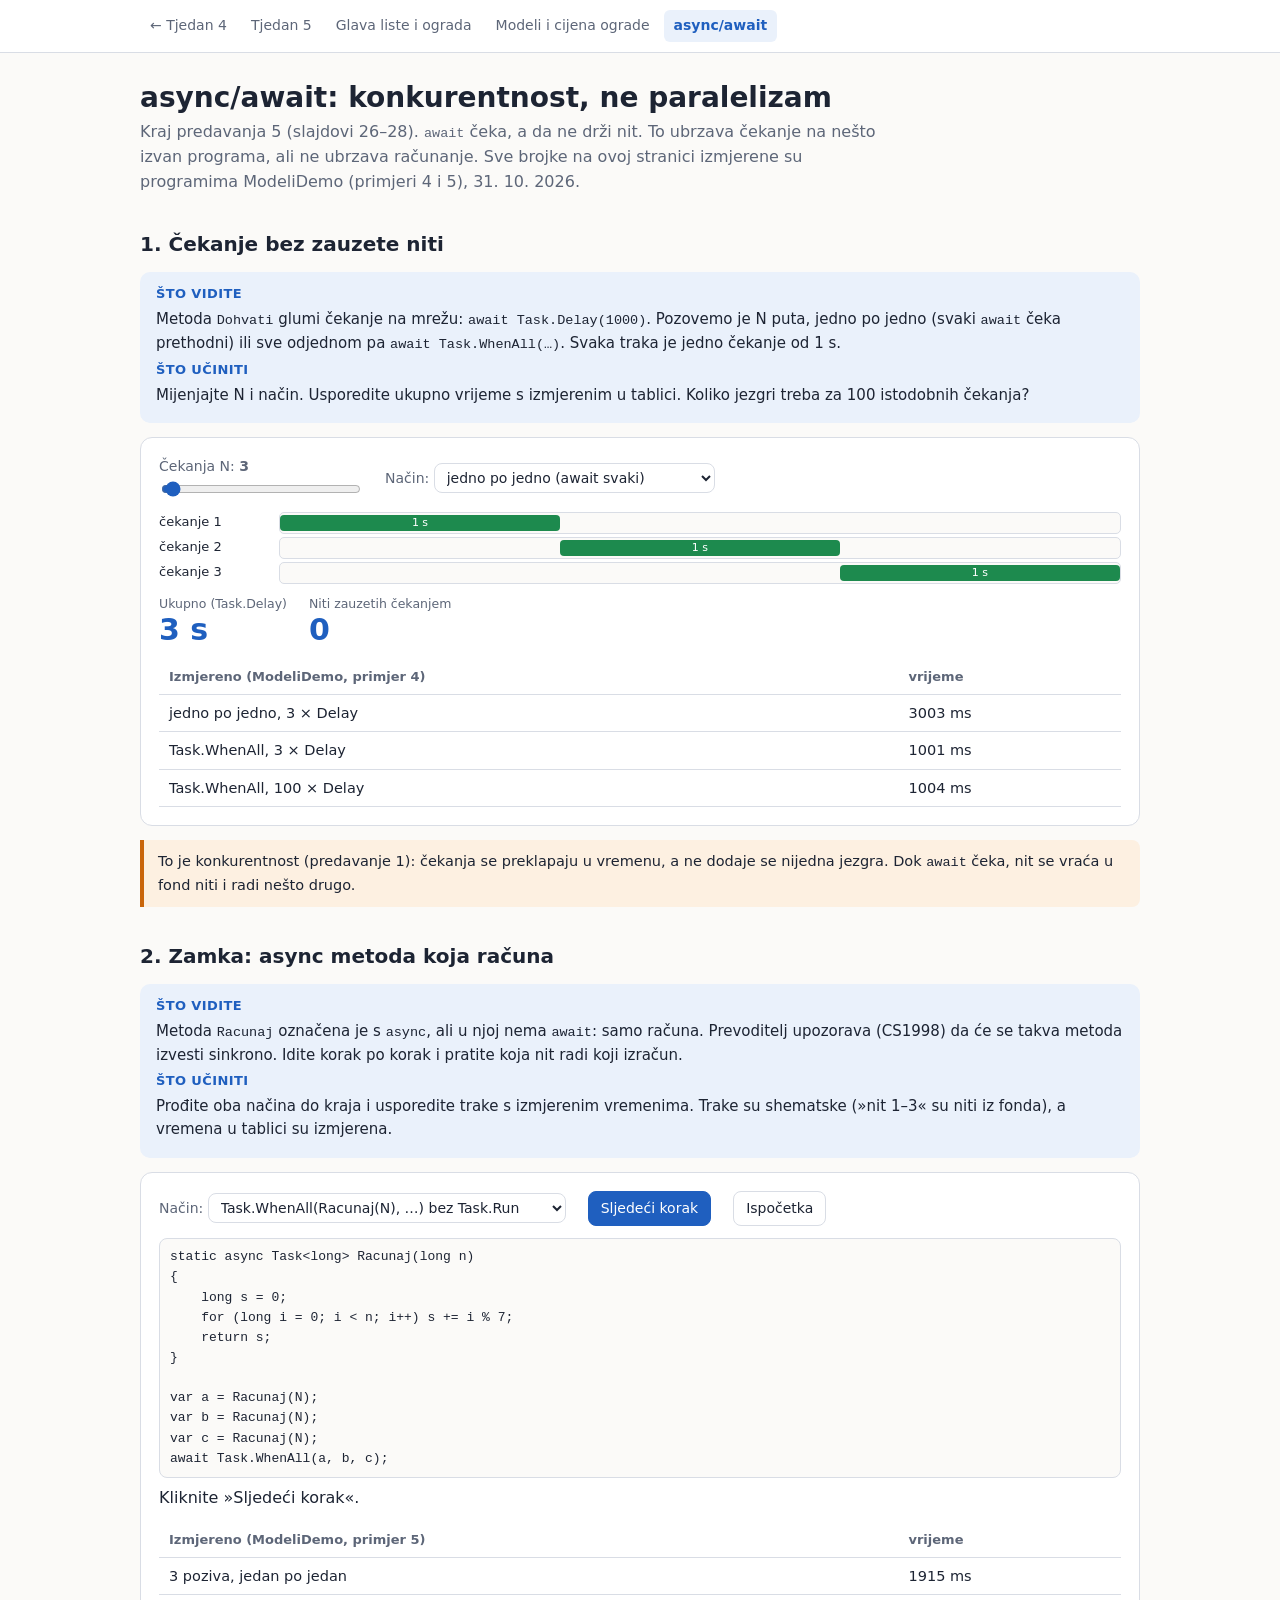
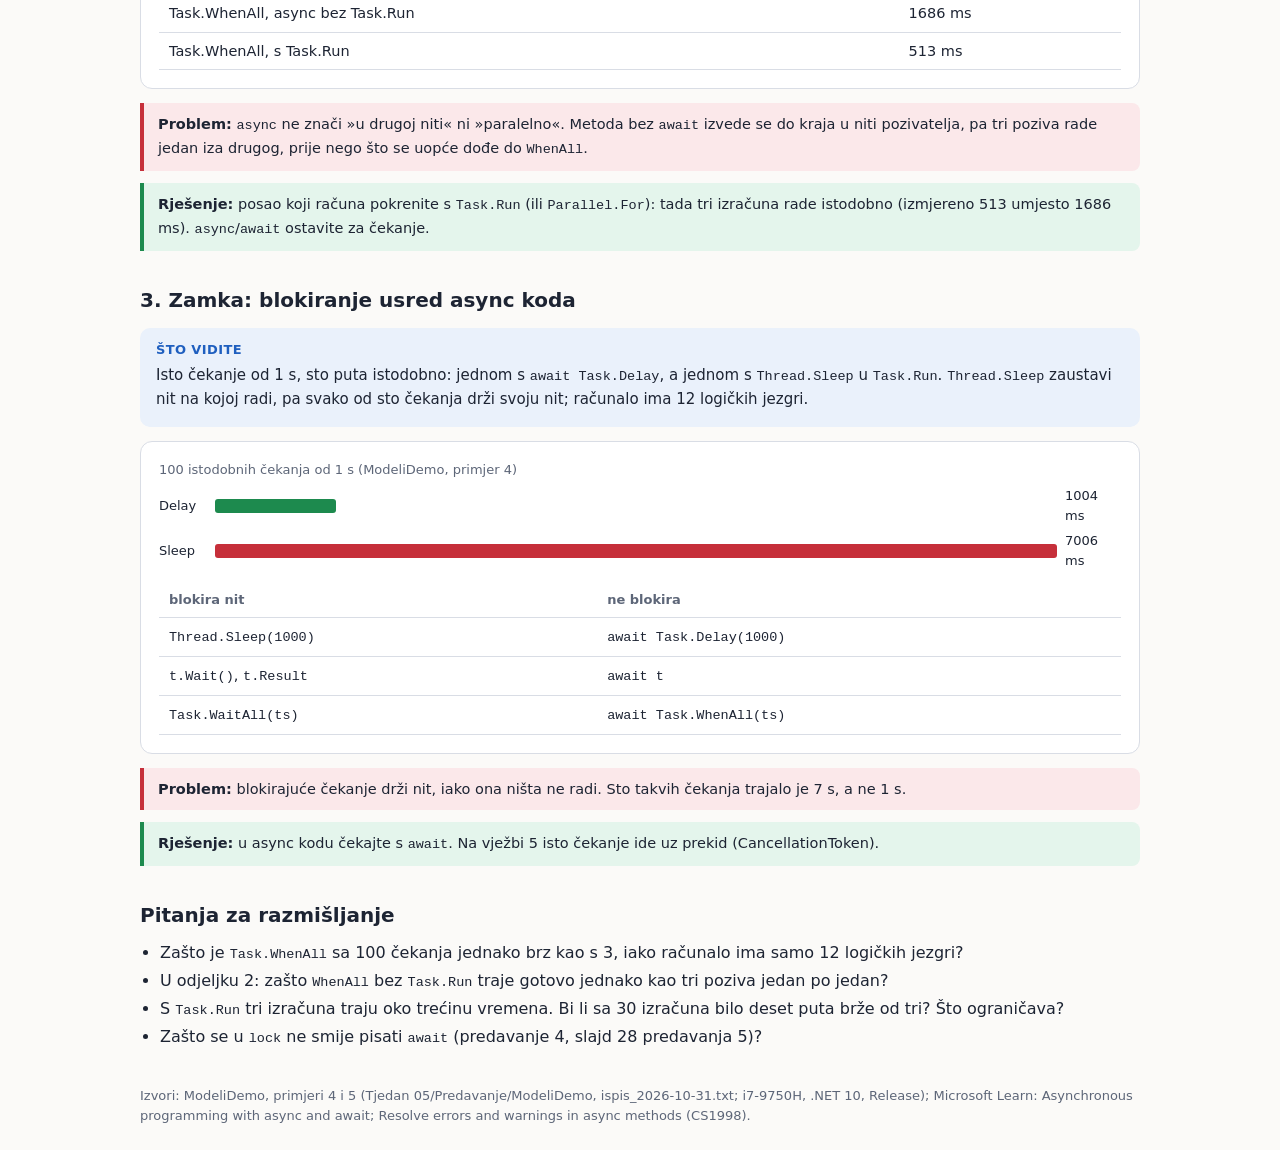
<file: exercises/04-models-async/Vizualizacije/async.html>
<!doctype html>
<html lang="hr">
<head>
<meta charset="utf-8">
<meta name="viewport" content="width=device-width,initial-scale=1">
<title>async/await</title>
<link rel="stylesheet" href="stil.css">
<style>
.lane{display:grid;grid-template-columns:110px 1fr;gap:6px 10px;align-items:center;font-size:13px;margin:3px 0}
.track{position:relative;height:22px;background:var(--bg);border:1px solid var(--line);border-radius:5px}
.track span{position:absolute;top:2px;bottom:2px;border-radius:4px;font-size:11px;color:#fff;display:flex;align-items:center;justify-content:center;overflow:hidden;white-space:nowrap}
.kod{font-family:ui-monospace,Menlo,Consolas,monospace;font-size:13px;background:var(--bg);border:1px solid var(--line);border-radius:8px;padding:8px 10px;white-space:pre;overflow-x:auto}
.kod .on{background:var(--soft);color:var(--acc);font-weight:600}
</style>
</head>
<body>
<div class="wrap">
  <h1>async/await: konkurentnost, ne paralelizam</h1>
  <p class="lead">Kraj predavanja 5 (slajdovi 26–28). <code>await</code> čeka, a da ne drži nit. To ubrzava čekanje na nešto izvan programa, ali ne ubrzava računanje. Sve brojke na ovoj stranici izmjerene su programima ModeliDemo (primjeri 4 i 5), 31. 10. 2026.</p>

  <h2>1. Čekanje bez zauzete niti</h2>
  <div class="expl">
    <b class="t">Što vidite</b>
    <p>Metoda <code>Dohvati</code> glumi čekanje na mrežu: <code>await Task.Delay(1000)</code>. Pozovemo je N puta, jedno po jedno (svaki <code>await</code> čeka prethodni) ili sve odjednom pa <code>await Task.WhenAll(…)</code>. Svaka traka je jedno čekanje od 1 s.</p>
    <b class="t">Što učiniti</b>
    <p>Mijenjajte N i način. Usporedite ukupno vrijeme s izmjerenim u tablici. Koliko jezgri treba za 100 istodobnih čekanja?</p>
  </div>
  <div class="card">
    <div class="row">
      <label>Čekanja N: <b id="c_nv"></b><br><input type="range" id="c_n" min="1" max="100" value="3"></label>
      <label>Način: <select id="c_nacin"><option value="seq" selected>jedno po jedno (await svaki)</option><option value="all">sve odjednom, await Task.WhenAll</option></select></label>
    </div>
    <div id="c_crtez" style="margin-top:12px"></div>
    <div class="row" style="margin-top:10px">
      <div class="kpi"><small>Ukupno (Task.Delay)</small><span class="big" id="c_t"></span></div>
      <div class="kpi"><small>Niti zauzetih čekanjem</small><span class="big" id="c_niti"></span></div>
    </div>
    <table style="margin-top:12px">
      <tr><th>Izmjereno (ModeliDemo, primjer 4)</th><th>vrijeme</th></tr>
      <tr><td>jedno po jedno, 3 × Delay</td><td>3003 ms</td></tr>
      <tr><td>Task.WhenAll, 3 × Delay</td><td>1001 ms</td></tr>
      <tr><td>Task.WhenAll, 100 × Delay</td><td>1004 ms</td></tr>
    </table>
  </div>
  <div class="note">To je konkurentnost (predavanje 1): čekanja se preklapaju u vremenu, a ne dodaje se nijedna jezgra. Dok <code>await</code> čeka, nit se vraća u fond niti i radi nešto drugo.</div>

  <h2>2. Zamka: async metoda koja računa</h2>
  <div class="expl">
    <b class="t">Što vidite</b>
    <p>Metoda <code>Racunaj</code> označena je s <code>async</code>, ali u njoj nema <code>await</code>: samo računa. Prevoditelj upozorava (CS1998) da će se takva metoda izvesti sinkrono. Idite korak po korak i pratite koja nit radi koji izračun.</p>
    <b class="t">Što učiniti</b>
    <p>Prođite oba načina do kraja i usporedite trake s izmjerenim vremenima. Trake su shematske (»nit 1–3« su niti iz fonda), a vremena u tablici su izmjerena.</p>
  </div>
  <div class="card">
    <div class="row">
      <label>Način: <select id="r_nacin"><option value="bez" selected>Task.WhenAll(Racunaj(N), …) bez Task.Run</option><option value="run">Task.WhenAll(Task.Run(() =&gt; Racunaj(N)), …)</option></select></label>
      <button id="r_korak" class="primary">Sljedeći korak</button>
      <button id="r_reset">Ispočetka</button>
    </div>
    <div id="r_kod" class="kod" style="margin-top:12px"></div>
    <div id="r_opis" style="margin-top:8px"></div>
    <div id="r_crtez" style="margin-top:10px"></div>
    <table style="margin-top:12px">
      <tr><th>Izmjereno (ModeliDemo, primjer 5)</th><th>vrijeme</th></tr>
      <tr><td>3 poziva, jedan po jedan</td><td>1915 ms</td></tr>
      <tr><td>Task.WhenAll, async bez Task.Run</td><td>1686 ms</td></tr>
      <tr><td>Task.WhenAll, s Task.Run</td><td>513 ms</td></tr>
    </table>
  </div>
  <div class="prob"><b>Problem:</b> <code>async</code> ne znači »u drugoj niti« ni »paralelno«. Metoda bez <code>await</code> izvede se do kraja u niti pozivatelja, pa tri poziva rade jedan iza drugog, prije nego što se uopće dođe do <code>WhenAll</code>.</div>
  <div class="sol"><b>Rješenje:</b> posao koji računa pokrenite s <code>Task.Run</code> (ili <code>Parallel.For</code>): tada tri izračuna rade istodobno (izmjereno 513 umjesto 1686 ms). <code>async</code>/<code>await</code> ostavite za čekanje.</div>

  <h2>3. Zamka: blokiranje usred async koda</h2>
  <div class="expl">
    <b class="t">Što vidite</b>
    <p>Isto čekanje od 1 s, sto puta istodobno: jednom s <code>await Task.Delay</code>, a jednom s <code>Thread.Sleep</code> u <code>Task.Run</code>. <code>Thread.Sleep</code> zaustavi nit na kojoj radi, pa svako od sto čekanja drži svoju nit; računalo ima 12 logičkih jezgri.</p>
  </div>
  <div class="card">
    <div id="s_graf"></div>
    <table style="margin-top:12px">
      <tr><th>blokira nit</th><th>ne blokira</th></tr>
      <tr><td><code>Thread.Sleep(1000)</code></td><td><code>await Task.Delay(1000)</code></td></tr>
      <tr><td><code>t.Wait()</code>, <code>t.Result</code></td><td><code>await t</code></td></tr>
      <tr><td><code>Task.WaitAll(ts)</code></td><td><code>await Task.WhenAll(ts)</code></td></tr>
    </table>
  </div>
  <div class="prob"><b>Problem:</b> blokirajuće čekanje drži nit, iako ona ništa ne radi. Sto takvih čekanja trajalo je 7 s, a ne 1 s.</div>
  <div class="sol"><b>Rješenje:</b> u async kodu čekajte s <code>await</code>. Na vježbi 5 isto čekanje ide uz prekid (CancellationToken).</div>

  <h2>Pitanja za razmišljanje</h2>
  <ul class="tight">
    <li>Zašto je <code>Task.WhenAll</code> sa 100 čekanja jednako brz kao s 3, iako računalo ima samo 12 logičkih jezgri?</li>
    <li>U odjeljku 2: zašto <code>WhenAll</code> bez <code>Task.Run</code> traje gotovo jednako kao tri poziva jedan po jedan?</li>
    <li>S <code>Task.Run</code> tri izračuna traju oko trećinu vremena. Bi li sa 30 izračuna bilo deset puta brže od tri? Što ograničava?</li>
    <li>Zašto se u <code>lock</code> ne smije pisati <code>await</code> (predavanje 4, slajd 28 predavanja 5)?</li>
  </ul>
  <footer>Izvori: ModeliDemo, primjeri 4 i 5 (Tjedan 05/Predavanje/ModeliDemo, ispis_2026-10-31.txt; i7-9750H, .NET 10, Release); Microsoft Learn: Asynchronous programming with async and await; Resolve errors and warnings in async methods (CS1998).</footer>
</div>
<script src="zajednicko.js"></script>
<script>
// ---------- logika (bez DOM-a) ----------
// Idealno trajanje N čekanja od 1 s (Task.Delay(1000)): jedno po jedno N s, sve odjednom 1 s.
const trajanjeCekanja = (n, nacin) => nacin === 'seq' ? n : 1;
// Izmjereno (ispis_2026-10-31.txt).
const IZM4 = { seq3: 3003, all3: 1001, all100: 1004, sleep100: 7006 };
const IZM5 = { jedanPoJedan: 1915, bez: 1686, run: 513 };
// Koraci za odjeljak 2: [redak koda, opis, stanje traka { nit: [[od, do, oznaka]] }].
const KOD = {
  bez: ['static async Task<long> Racunaj(long n)', '{', '    long s = 0;', '    for (long i = 0; i < n; i++) s += i % 7;', '    return s;', '}', '',
        'var a = Racunaj(N);', 'var b = Racunaj(N);', 'var c = Racunaj(N);', 'await Task.WhenAll(a, b, c);'],
  run: ['static async Task<long> Racunaj(long n)', '{', '    long s = 0;', '    for (long i = 0; i < n; i++) s += i % 7;', '    return s;', '}', '',
        'var a = Task.Run(() => Racunaj(N));', 'var b = Task.Run(() => Racunaj(N));', 'var c = Task.Run(() => Racunaj(N));', 'await Task.WhenAll(a, b, c);']
};
const KORACI = {
  bez: [
    [7, 'Glavna nit poziva Racunaj. U metodi nema await, pa glavna nit sama izvede cijelu petlju. Tek tada dobije task, i to već završen.', { 'glavna nit': [[0, 1, 'Racunaj a']] }],
    [8, 'Drugi poziv: opet glavna nit, opet cijela petlja.', { 'glavna nit': [[0, 1, 'Racunaj a'], [1, 2, 'Racunaj b']] }],
    [9, 'Treći poziv: isto.', { 'glavna nit': [[0, 1, 'Racunaj a'], [1, 2, 'Racunaj b'], [2, 3, 'Racunaj c']] }],
    [10, 'WhenAll dobije tri gotova taska i odmah završi. Sve je radila jedna nit, jedno iza drugog.', { 'glavna nit': [[0, 1, 'Racunaj a'], [1, 2, 'Racunaj b'], [2, 3, 'Racunaj c']] }]
  ],
  run: [
    [7, 'Task.Run preda izračun fondu niti, a glavna nit odmah ide dalje.', { 'glavna nit': [], 'nit 1': [[0, 1, 'Racunaj a']] }],
    [8, 'I drugi izračun ide u fond niti; slobodna nit ga preuzme.', { 'glavna nit': [], 'nit 1': [[0, 1, 'Racunaj a']], 'nit 2': [[0, 1, 'Racunaj b']] }],
    [9, 'Isto i treći.', { 'glavna nit': [], 'nit 1': [[0, 1, 'Racunaj a']], 'nit 2': [[0, 1, 'Racunaj b']], 'nit 3': [[0, 1, 'Racunaj c']] }],
    [10, 'WhenAll čeka sva tri. Izračuni teku istodobno na nitima iz fonda: izmjereno oko tri puta brže.', { 'glavna nit': [[0, 1, 'await (čeka)']], 'nit 1': [[0, 1, 'Racunaj a']], 'nit 2': [[0, 1, 'Racunaj b']], 'nit 3': [[0, 1, 'Racunaj c']] }]
  ]
};

// ---------- prikaz ----------
function trake(niti, ukupno, boje) {
  return Object.keys(niti).map(ime => `<div class="lane"><span>${ime}</span><div class="track">` +
    niti[ime].map(([od, d, t]) => `<span style="left:${100 * od / ukupno}%;width:${100 * (d - od) / ukupno}%;background:${boje(t)}">${t}</span>`).join('') +
    '</div></div>').join('');
}
function crtajCekanje() {
  const n = +$('c_n').value, nacin = $('c_nacin').value;
  $('c_nv').textContent = n;
  const t = trajanjeCekanja(n, nacin), prikaz = Math.min(n, 10), niti = {};
  for (let k = 0; k < prikaz; k++) niti[`čekanje ${k + 1}`] = [[nacin === 'seq' ? k : 0, (nacin === 'seq' ? k : 0) + 1, '1 s']];
  $('c_crtez').innerHTML = trake(niti, nacin === 'seq' ? prikaz : 1, () => 'var(--ok)') +
    (n > prikaz ? `<div class="muted" style="font-size:13px">… i još ${n - prikaz} čekanja</div>` : '');
  $('c_t').textContent = t + ' s';
  $('c_niti').textContent = '0';
}
$('c_n').oninput = crtajCekanje; $('c_nacin').onchange = crtajCekanje;

let rKor = -1;
function crtajR() {
  const nacin = $('r_nacin').value, kor = KORACI[nacin], s = rKor >= 0 ? kor[rKor] : null;
  $('r_kod').innerHTML = KOD[nacin].map((l, i) => s && s[0] === i ? `<span class="on">${l.replace(/</g, '&lt;')}</span>` : l.replace(/</g, '&lt;')).join('\n');
  $('r_opis').innerHTML = s ? s[1] : 'Kliknite »Sljedeći korak«.';
  const ukupno = nacin === 'bez' ? 3 : 1;
  $('r_crtez').innerHTML = s ? trake(s[2], 3, t => t.startsWith('await') ? 'var(--muted)' : 'var(--acc)') +
    (rKor === kor.length - 1 ? `<div class="muted" style="font-size:13px;margin-top:4px">ukupno: ${ukupno === 3 ? 'tri izračuna zaredom' : 'jedan izračun (tri istodobno)'}; izmjereno ${nacin === 'bez' ? IZM5.bez : IZM5.run} ms</div>` : '') : '';
  $('r_korak').disabled = rKor >= kor.length - 1;
}
$('r_korak').onclick = () => { rKor++; crtajR(); };
$('r_reset').onclick = () => { rKor = -1; crtajR(); };
$('r_nacin').onchange = () => { rKor = -1; crtajR(); };

function crtajSleep() {
  const max = IZM4.sleep100;
  $('s_graf').innerHTML = '<div class="muted" style="font-size:13px;margin-bottom:6px">100 istodobnih čekanja od 1 s (ModeliDemo, primjer 4)</div><div class="hist">' +
    `<span>Delay</span><div class="bar ok" style="width:${100 * IZM4.all100 / max}%"></div><span>${IZM4.all100} ms</span>` +
    `<span>Sleep</span><div class="bar bad" style="width:100%"></div><span>${IZM4.sleep100} ms</span></div>`;
}

crtajCekanje(); crtajR(); crtajSleep();
</script>
</body>
</html>
</file>
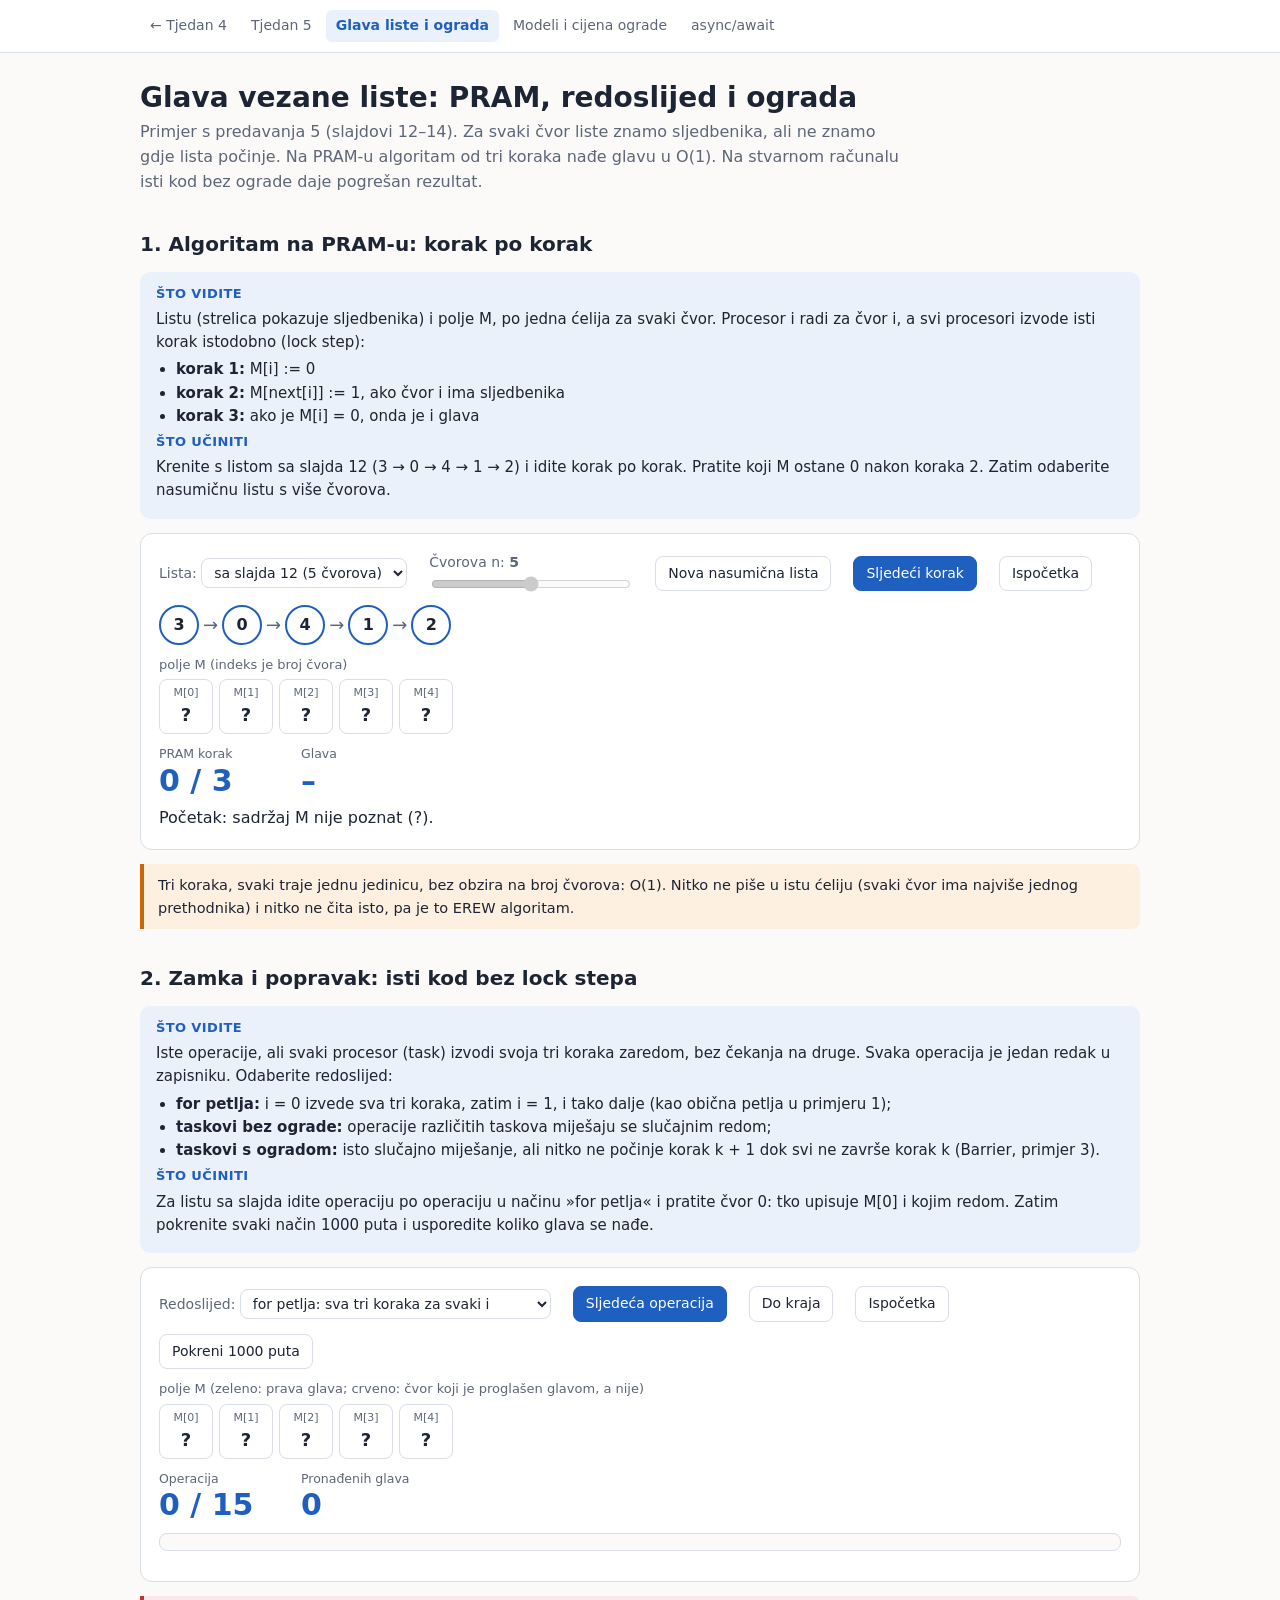
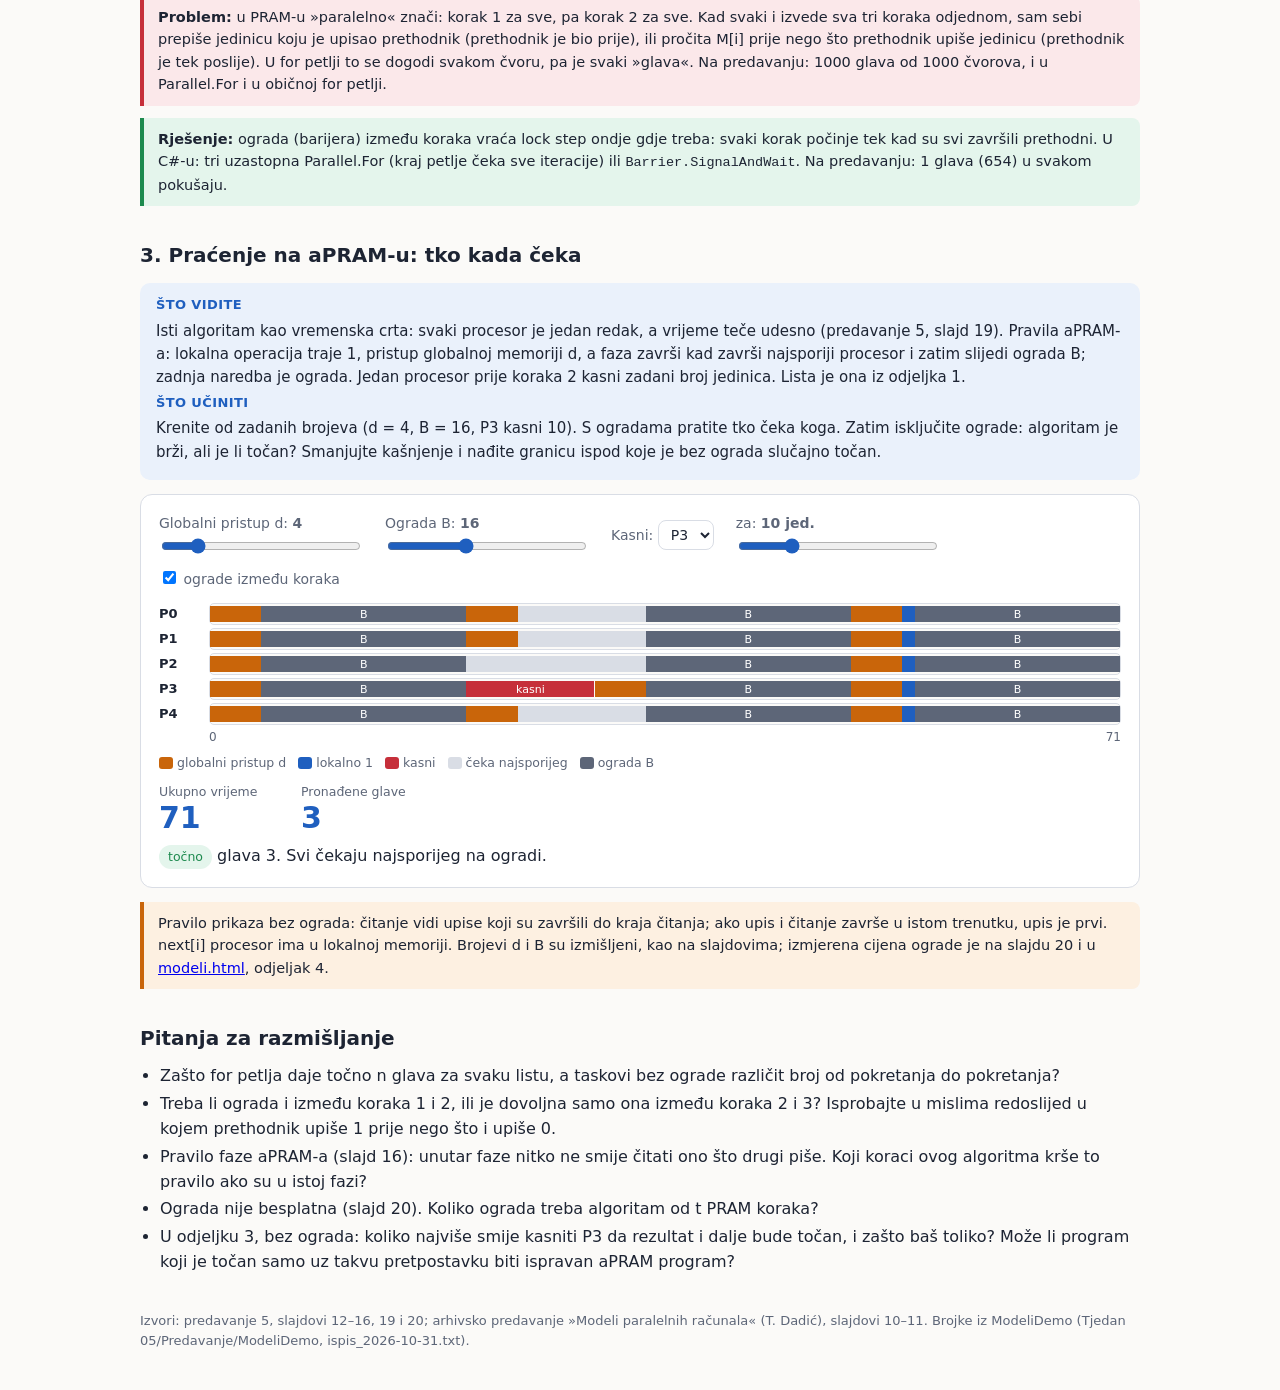
<file: exercises/04-models-async/Vizualizacije/glava.html>
<!doctype html>
<html lang="hr">
<head>
<meta charset="utf-8">
<meta name="viewport" content="width=device-width,initial-scale=1">
<title>Glava liste i ograda</title>
<link rel="stylesheet" href="stil.css">
<style>
.lista{display:flex;flex-wrap:wrap;align-items:center;gap:4px;margin:10px 0}
.cvor{width:40px;height:40px;border-radius:50%;border:2px solid var(--acc);display:flex;align-items:center;justify-content:center;font-weight:700;background:var(--card)}
.cvor.glava{border-color:var(--ok);background:var(--okbg)}
.strel{color:var(--muted);font-size:18px}
.cellbox.glava{border-color:var(--ok);background:var(--okbg)}
.cellbox.kriva{border-color:var(--bad);background:var(--badbg)}
.lane{display:grid;grid-template-columns:40px 1fr;gap:6px 10px;align-items:center;font-size:13px;margin:3px 0}
.track{position:relative;height:22px;background:var(--bg);border:1px solid var(--line);border-radius:5px}
.track span{position:absolute;top:2px;bottom:2px;font-size:11px;display:flex;align-items:center;justify-content:center;overflow:hidden;white-space:nowrap;color:#fff}
.leg{display:inline-block;width:14px;height:12px;border-radius:3px;vertical-align:middle;margin:0 4px 0 12px}
</style>
</head>
<body>
<div class="wrap">
  <h1>Glava vezane liste: PRAM, redoslijed i ograda</h1>
  <p class="lead">Primjer s predavanja 5 (slajdovi 12–14). Za svaki čvor liste znamo sljedbenika, ali ne znamo gdje lista počinje. Na PRAM-u algoritam od tri koraka nađe glavu u O(1). Na stvarnom računalu isti kod bez ograde daje pogrešan rezultat.</p>

  <h2>1. Algoritam na PRAM-u: korak po korak</h2>
  <div class="expl">
    <b class="t">Što vidite</b>
    <p>Listu (strelica pokazuje sljedbenika) i polje M, po jedna ćelija za svaki čvor. Procesor i radi za čvor i, a svi procesori izvode isti korak istodobno (lock step):</p>
    <ul>
      <li><b>korak 1:</b> M[i] := 0</li>
      <li><b>korak 2:</b> M[next[i]] := 1, ako čvor i ima sljedbenika</li>
      <li><b>korak 3:</b> ako je M[i] = 0, onda je i glava</li>
    </ul>
    <b class="t">Što učiniti</b>
    <p>Krenite s listom sa slajda 12 (3 → 0 → 4 → 1 → 2) i idite korak po korak. Pratite koji M ostane 0 nakon koraka 2. Zatim odaberite nasumičnu listu s više čvorova.</p>
  </div>
  <div class="card">
    <div class="row">
      <label>Lista: <select id="g_lista"><option value="slajd" selected>sa slajda 12 (5 čvorova)</option><option value="rnd">nasumična</option></select></label>
      <label>Čvorova n: <b id="g_nv"></b><br><input type="range" id="g_n" min="4" max="12" value="8"></label>
      <button id="g_nova">Nova nasumična lista</button>
      <button id="g_korak" class="primary">Sljedeći korak</button>
      <button id="g_reset">Ispočetka</button>
    </div>
    <div id="g_crtez" class="lista"></div>
    <div class="muted" style="font-size:13px">polje M (indeks je broj čvora)</div>
    <div id="g_M" class="cells" style="margin-top:4px"></div>
    <div class="row" style="margin-top:10px">
      <div class="kpi"><small>PRAM korak</small><span class="big" id="g_kor"></span></div>
      <div class="kpi"><small>Glava</small><span class="big" id="g_gl"></span></div>
    </div>
    <div id="g_opis" style="margin-top:8px"></div>
  </div>
  <div class="note">Tri koraka, svaki traje jednu jedinicu, bez obzira na broj čvorova: O(1). Nitko ne piše u istu ćeliju (svaki čvor ima najviše jednog prethodnika) i nitko ne čita isto, pa je to EREW algoritam.</div>

  <h2>2. Zamka i popravak: isti kod bez lock stepa</h2>
  <div class="expl">
    <b class="t">Što vidite</b>
    <p>Iste operacije, ali svaki procesor (task) izvodi svoja tri koraka zaredom, bez čekanja na druge. Svaka operacija je jedan redak u zapisniku. Odaberite redoslijed:</p>
    <ul>
      <li><b>for petlja:</b> i = 0 izvede sva tri koraka, zatim i = 1, i tako dalje (kao obična petlja u primjeru 1);</li>
      <li><b>taskovi bez ograde:</b> operacije različitih taskova miješaju se slučajnim redom;</li>
      <li><b>taskovi s ogradom:</b> isto slučajno miješanje, ali nitko ne počinje korak k + 1 dok svi ne završe korak k (Barrier, primjer 3).</li>
    </ul>
    <b class="t">Što učiniti</b>
    <p>Za listu sa slajda idite operaciju po operaciju u načinu »for petlja« i pratite čvor 0: tko upisuje M[0] i kojim redom. Zatim pokrenite svaki način 1000 puta i usporedite koliko glava se nađe.</p>
  </div>
  <div class="card">
    <div class="row">
      <label>Redoslijed: <select id="z_nacin"><option value="for" selected>for petlja: sva tri koraka za svaki i</option><option value="bez">taskovi bez ograde: slučajan redoslijed</option><option value="ograda">taskovi s ogradom između koraka</option></select></label>
      <button id="z_op" class="primary">Sljedeća operacija</button>
      <button id="z_kraj">Do kraja</button>
      <button id="z_reset">Ispočetka</button>
      <button id="z_1000">Pokreni 1000 puta</button>
    </div>
    <div class="muted" style="font-size:13px;margin-top:10px">polje M (zeleno: prava glava; crveno: čvor koji je proglašen glavom, a nije)</div>
    <div id="z_M" class="cells" style="margin-top:4px"></div>
    <div class="row" style="margin-top:10px">
      <div class="kpi"><small>Operacija</small><span class="big" id="z_br"></span></div>
      <div class="kpi"><small>Pronađenih glava</small><span class="big" id="z_gl"></span></div>
    </div>
    <div id="z_rez" style="margin-top:8px"></div>
    <div id="z_log" class="log"></div>
    <div id="z_hist" style="margin-top:12px"></div>
  </div>
  <div class="prob"><b>Problem:</b> u PRAM-u »paralelno« znači: korak 1 za sve, pa korak 2 za sve. Kad svaki i izvede sva tri koraka odjednom, sam sebi prepiše jedinicu koju je upisao prethodnik (prethodnik je bio prije), ili pročita M[i] prije nego što prethodnik upiše jedinicu (prethodnik je tek poslije). U for petlji to se dogodi svakom čvoru, pa je svaki »glava«. Na predavanju: 1000 glava od 1000 čvorova, i u Parallel.For i u običnoj for petlji.</div>
  <div class="sol"><b>Rješenje:</b> ograda (barijera) između koraka vraća lock step ondje gdje treba: svaki korak počinje tek kad su svi završili prethodni. U C#-u: tri uzastopna Parallel.For (kraj petlje čeka sve iteracije) ili <code>Barrier.SignalAndWait</code>. Na predavanju: 1 glava (654) u svakom pokušaju.</div>

  <h2>3. Praćenje na aPRAM-u: tko kada čeka</h2>
  <div class="expl">
    <b class="t">Što vidite</b>
    <p>Isti algoritam kao vremenska crta: svaki procesor je jedan redak, a vrijeme teče udesno (predavanje 5, slajd 19). Pravila aPRAM-a: lokalna operacija traje 1, pristup globalnoj memoriji d, a faza završi kad završi najsporiji procesor i zatim slijedi ograda B; zadnja naredba je ograda. Jedan procesor prije koraka 2 kasni zadani broj jedinica. Lista je ona iz odjeljka 1.</p>
    <b class="t">Što učiniti</b>
    <p>Krenite od zadanih brojeva (d = 4, B = 16, P3 kasni 10). S ogradama pratite tko čeka koga. Zatim isključite ograde: algoritam je brži, ali je li točan? Smanjujte kašnjenje i nađite granicu ispod koje je bez ograda slučajno točan.</p>
  </div>
  <div class="card">
    <div class="row">
      <label>Globalni pristup d: <b id="a_dv"></b><br><input type="range" id="a_d" min="1" max="20" value="4"></label>
      <label>Ograda B: <b id="a_bv"></b><br><input type="range" id="a_b" min="1" max="40" value="16"></label>
      <label>Kasni: <select id="a_spori"></select></label>
      <label>za: <b id="a_kv"></b><br><input type="range" id="a_k" min="0" max="40" value="10"></label>
      <label><input type="checkbox" id="a_og" checked> ograde između koraka</label>
    </div>
    <div style="margin-top:12px" id="a_crta"></div>
    <div class="muted" style="font-size:12.5px;margin-top:6px"><span class="leg" style="background:var(--acc2);margin-left:0"></span>globalni pristup d<span class="leg" style="background:var(--acc)"></span>lokalno 1<span class="leg" style="background:var(--bad)"></span>kasni<span class="leg" style="background:var(--line)"></span>čeka najsporijeg<span class="leg" style="background:var(--muted)"></span>ograda B</div>
    <div class="row" style="margin-top:10px">
      <div class="kpi"><small>Ukupno vrijeme</small><span class="big" id="a_T"></span></div>
      <div class="kpi"><small>Pronađene glave</small><span class="big" id="a_gl"></span></div>
    </div>
    <div id="a_rez" style="margin-top:8px"></div>
  </div>
  <div class="note">Pravilo prikaza bez ograda: čitanje vidi upise koji su završili do kraja čitanja; ako upis i čitanje završe u istom trenutku, upis je prvi. next[i] procesor ima u lokalnoj memoriji. Brojevi d i B su izmišljeni, kao na slajdovima; izmjerena cijena ograde je na slajdu 20 i u <a href="modeli.html">modeli.html</a>, odjeljak 4.</div>

  <h2>Pitanja za razmišljanje</h2>
  <ul class="tight">
    <li>Zašto for petlja daje točno n glava za svaku listu, a taskovi bez ograde različit broj od pokretanja do pokretanja?</li>
    <li>Treba li ograda i između koraka 1 i 2, ili je dovoljna samo ona između koraka 2 i 3? Isprobajte u mislima redoslijed u kojem prethodnik upiše 1 prije nego što i upiše 0.</li>
    <li>Pravilo faze aPRAM-a (slajd 16): unutar faze nitko ne smije čitati ono što drugi piše. Koji koraci ovog algoritma krše to pravilo ako su u istoj fazi?</li>
    <li>Ograda nije besplatna (slajd 20). Koliko ograda treba algoritam od t PRAM koraka?</li>
    <li>U odjeljku 3, bez ograda: koliko najviše smije kasniti P3 da rezultat i dalje bude točan, i zašto baš toliko? Može li program koji je točan samo uz takvu pretpostavku biti ispravan aPRAM program?</li>
  </ul>
  <footer>Izvori: predavanje 5, slajdovi 12–16, 19 i 20; arhivsko predavanje »Modeli paralelnih računala« (T. Dadić), slajdovi 10–11. Brojke iz ModeliDemo (Tjedan 05/Predavanje/ModeliDemo, ispis_2026-10-31.txt).</footer>
</div>
<script src="zajednicko.js"></script>
<script>
// ---------- logika (bez DOM-a) ----------
// Lista od n čvorova: red[k] je k-ti čvor liste, next[i] sljedbenik čvora i (−1 za zadnji).
function napraviListu(n, sjeme) {
  let s = sjeme >>> 0;
  const rnd = () => (s = (s * 1103515245 + 12345) % 2147483648) / 2147483648;
  const red = [...Array(n).keys()];
  for (let k = n - 1; k > 0; k--) { const j = Math.floor(rnd() * (k + 1)); [red[k], red[j]] = [red[j], red[k]]; }
  return listaIzReda(red);
}
function listaIzReda(red) {
  const next = Array(red.length).fill(-1);
  for (let k = 0; k < red.length - 1; k++) next[red[k]] = red[k + 1];
  return { red, next, glava: red[0] };
}
const SLAJD = listaIzReda([3, 0, 4, 1, 2]);

// Operacija: { i, korak } (korak 1, 2 ili 3 procesora i).
function izvediOperaciju(st, op, next) {
  const { i, korak } = op;
  if (korak === 1) { st.M[i] = 0; return `P${i}: M[${i}] := 0`; }
  if (korak === 2) {
    if (next[i] < 0) return `P${i}: čvor ${i} nema sljedbenika`;
    st.M[next[i]] = 1; return `P${i}: M[${next[i]}] := 1`;
  }
  const g = st.M[i] === 0;
  if (g) st.glave.push(i);
  return `P${i}: čita M[${i}] = ${st.M[i]}` + (g ? ` → čvor ${i} je glava` : '');
}
function novoStanje(n) { return { M: Array(n).fill(null), glave: [] }; }

// Redoslijedi operacija.
function redLockStep(n) { const r = []; for (const k of [1, 2, 3]) for (let i = 0; i < n; i++) r.push({ i, korak: k }); return r; }
function redFor(n) { const r = []; for (let i = 0; i < n; i++) for (const k of [1, 2, 3]) r.push({ i, korak: k }); return r; }
// Slučajno miješanje: svaki procesor ima svoja tri koraka po redu; s ogradom nitko ne prelazi u idući korak dok svi ne završe trenutni.
function redSlucajan(n, rnd, ograda) {
  const sljedeci = Array(n).fill(1), r = [];
  for (let ostalo = 3 * n; ostalo > 0; ostalo--) {
    const najmanji = Math.min(...sljedeci);
    const moze = [...Array(n).keys()].filter(i => sljedeci[i] <= 3 && (!ograda || sljedeci[i] === najmanji));
    const i = moze[Math.floor(rnd() * moze.length)];
    r.push({ i, korak: sljedeci[i]++ });
  }
  return r;
}
function izvediSve(next, red) {
  const st = novoStanje(next.length);
  for (const op of red) izvediOperaciju(st, op, next);
  return st;
}
// Raspodjela broja glava u `puta` slučajnih pokretanja.
function raspodjela(next, nacin, puta, rnd) {
  const h = {};
  for (let k = 0; k < puta; k++) {
    const red = nacin === 'for' ? redFor(next.length) : redSlucajan(next.length, rnd, nacin === 'ograda');
    const g = izvediSve(next, red).glave.length;
    h[g] = (h[g] || 0) + 1;
  }
  return h;
}

// 1 glava, 2–4 glave, 5 glava; 21 glava, 22 glave …
const glavaR = k => (k % 10 >= 2 && k % 10 <= 4 && (k % 100 < 12 || k % 100 > 14)) ? 'glave' : 'glava';

// ---------- prikaz ----------
let sjeme = 7, lista = SLAJD;
let gKorak = 0, gSt = novoStanje(5);
let zRed = [], zPoz = 0, zSt = novoStanje(5), zLog = [];
let rndSt = 12345;
const rnd = () => (rndSt = (rndSt * 1103515245 + 12345) % 2147483648) / 2147483648;

function celije(M, glave, prava) {
  return M.map((v, i) => {
    const cls = glave.includes(i) ? (i === prava ? 'glava' : 'kriva') : '';
    return `<div class="cellbox ${cls}"><small>M[${i}]</small><b>${v === null ? '?' : v}</b></div>`;
  }).join('');
}
function crtajListu() {
  $('g_crtez').innerHTML = lista.red.map((v, k) =>
    `<div class="cvor${gKorak === 3 && v === lista.glava ? ' glava' : ''}">${v}</div>` + (k < lista.red.length - 1 ? '<span class="strel">→</span>' : '')).join('');
}
function crtajG() {
  crtajListu();
  $('g_M').innerHTML = celije(gSt.M, gSt.glave, lista.glava);
  $('g_kor').textContent = gKorak + ' / 3';
  $('g_gl').textContent = gKorak === 3 ? gSt.glave.join(', ') : '–';
  const opis = ['Početak: sadržaj M nije poznat (?).',
    'Korak 1: svi istodobno upišu 0 u svoju ćeliju.',
    'Korak 2: svi istodobno upišu 1 sljedbeniku. Jedinicu dobije svaki čvor koji ima prethodnika.',
    `Korak 3: svi istodobno pročitaju svoju ćeliju. Nula je ostala samo kod čvora ${lista.glava}, koji nema prethodnika: to je glava.`];
  $('g_opis').innerHTML = opis[gKorak];
  $('g_korak').disabled = gKorak === 3;
}
function gResetiraj() { gKorak = 0; gSt = novoStanje(lista.red.length); crtajG(); zResetiraj(); if (window.crtajA) { postaviSporog(); crtajA(); } }
function gSljedeci() {
  if (gKorak >= 3) return;
  gKorak++;
  for (let i = 0; i < lista.red.length; i++) izvediOperaciju(gSt, { i, korak: gKorak }, lista.next);
  crtajG();
}
function postaviListu() {
  lista = $('g_lista').value === 'slajd' ? SLAJD : napraviListu(+$('g_n').value, sjeme);
  $('g_nv').textContent = $('g_lista').value === 'slajd' ? '5' : $('g_n').value;
  $('g_n').disabled = $('g_lista').value === 'slajd';
  gResetiraj();
}

function zResetiraj() {
  const n = lista.red.length, nacin = $('z_nacin').value;
  zRed = nacin === 'for' ? redFor(n) : redSlucajan(n, rnd, nacin === 'ograda');
  zPoz = 0; zSt = novoStanje(n); zLog = []; $('z_hist').innerHTML = '';
  crtajZ();
}
function zKorak() {
  if (zPoz >= zRed.length) return;
  const op = zRed[zPoz++];
  zLog.push(`${zPoz}. (korak ${op.korak}) ` + izvediOperaciju(zSt, op, lista.next));
  crtajZ();
}
function crtajZ() {
  $('z_M').innerHTML = celije(zSt.M, zSt.glave, lista.glava);
  $('z_br').textContent = zPoz + ' / ' + zRed.length;
  $('z_gl').textContent = String(zSt.glave.length);
  $('z_log').innerHTML = zLog.slice().reverse().join('<br>');
  const gotovo = zPoz === zRed.length;
  $('z_op').disabled = $('z_kraj').disabled = gotovo;
  if (!gotovo) { $('z_rez').innerHTML = ''; return; }
  const tocno = zSt.glave.length === 1 && zSt.glave[0] === lista.glava;
  $('z_rez').innerHTML = tocno
    ? `<span class="pill ok">točno</span> jedna glava: ${lista.glava}`
    : `<span class="pill bad">krivo</span> ${zSt.glave.length} glava (${zSt.glave.join(', ')}), a prava je samo ${lista.glava}`;
}
function z1000() {
  const h = raspodjela(lista.next, $('z_nacin').value, 1000, rnd);
  const kljucevi = Object.keys(h).map(Number).sort((a, b) => a - b);
  $('z_hist').innerHTML = '<div class="muted" style="font-size:13px;margin-bottom:4px">broj pronađenih glava u 1000 pokretanja</div><div class="hist">' +
    kljucevi.map(k => `<span>${k} ${glavaR(k)}</span><div class="bar ${k === 1 ? 'ok' : 'bad'}" style="width:${Math.max(2, h[k] / 10)}%"></div><span>${h[k]}</span>`).join('') + '</div>';
}

// ---------- odjeljak 3: aPRAM vremenska crta ----------
// Procesor i za čvor i. Segment: [od, do, vrsta]; vrste: g globalni pristup, l lokalno, k kasni, c čeka, o ograda.
function apramGlava(next, d, B, spori, kasni, ograde) {
  const n = next.length, seg = [...Array(n)].map(() => []), dog = [];
  const faze = [...Array(n).keys()].map(i => [
    [['w', i, 0, d]],
    (i === spori && kasni ? [['k', kasni]] : []).concat(next[i] >= 0 ? [['w', next[i], 1, d]] : []),
    [['r', i, d], ['l', 1]]
  ]);
  function izvedi(i, ops, t) {
    for (const op of ops) {
      if (op[0] === 'w') { seg[i].push([t, t + op[3], 'g', `M[${op[1]}] := ${op[2]}`]); t += op[3]; dog.push([t, 0, i, op[1], op[2]]); }
      else if (op[0] === 'r') { seg[i].push([t, t + op[2], 'g', `čita M[${op[1]}]`]); t += op[2]; dog.push([t, 1, i, op[1]]); }
      else if (op[0] === 'l') { seg[i].push([t, t + op[1], 'l', 'usporedi']); t += op[1]; }
      else { seg[i].push([t, t + op[1], 'k', 'kasni']); t += op[1]; }
    }
    return t;
  }
  let ukupno;
  if (ograde) {
    let t = 0;
    for (let k = 0; k < 3; k++) {
      const kraj = [...Array(n).keys()].map(i => izvedi(i, faze[i][k], t)), T = Math.max(...kraj);
      for (let i = 0; i < n; i++) { if (kraj[i] < T) seg[i].push([kraj[i], T, 'c', 'čeka']); seg[i].push([T, T + B, 'o', 'ograda']); }
      t = T + B;
    }
    ukupno = t;
  } else ukupno = Math.max(...[...Array(n).keys()].map(i => izvedi(i, faze[i][0].concat(faze[i][1], faze[i][2]), 0)));
  const M = Array(n).fill(null), glave = [];
  dog.sort((a, b) => a[0] - b[0] || a[1] - b[1]);
  for (const [, vrsta, i, c, v] of dog) { if (vrsta === 0) M[c] = v; else if (M[c] === 0) glave.push(i); }
  return { seg, ukupno, glave: glave.sort((a, b) => a - b) };
}
const BOJA = { g: 'var(--acc2)', l: 'var(--acc)', k: 'var(--bad)', c: 'var(--line)', o: 'var(--muted)' };
function crtajA() {
  const n = lista.red.length, d = +$('a_d').value, B = +$('a_b').value, kas = +$('a_k').value, og = $('a_og').checked;
  $('a_dv').textContent = d; $('a_bv').textContent = B; $('a_kv').textContent = kas + ' jed.';
  const sp = +$('a_spori').value;
  const r = apramGlava(lista.next, d, B, sp, kas, og);
  $('a_crta').innerHTML = r.seg.map((red, i) => `<div class="lane"><b>P${i}</b><div class="track">` +
    red.filter(([od, doo]) => doo > od).map(([od, doo, v, opis]) => `<span title="${opis}: ${od}–${doo}" style="left:${100 * od / r.ukupno}%;width:${100 * (doo - od) / r.ukupno}%;background:${BOJA[v]};${v === 'c' ? 'color:var(--muted)' : ''}">${100 * (doo - od) / r.ukupno > 7 ? ({ g: 'd', l: '1', k: 'kasni', c: '', o: 'B' })[v] : ''}</span>`).join('') +
    '</div></div>').join('') + `<div class="lane"><span></span><div class="muted" style="display:flex;justify-content:space-between;font-size:12px"><span>0</span><span>${r.ukupno}</span></div></div>`;
  $('a_T').textContent = String(r.ukupno);
  $('a_gl').textContent = r.glave.join(', ');
  const tocno = r.glave.length === 1 && r.glave[0] === lista.glava;
  const formula = og && !kas ? ` Bez kašnjenja: 3d + 3B + 1 = ${3 * d + 3 * B + 1}.` : '';
  $('a_rez').innerHTML = (tocno ? `<span class="pill ok">točno</span> glava ${lista.glava}.` : `<span class="pill bad">krivo</span> glave ${r.glave.join(', ')}, a prava je samo ${lista.glava}.`) + formula +
    (og ? ' Svi čekaju najsporijeg na ogradi.' : ' Bez ograda nitko nikoga ne čeka.');
}
function postaviSporog() {
  const n = lista.red.length, prije = +$('a_spori').value;
  $('a_spori').innerHTML = [...Array(n).keys()].map(i => `<option value="${i}">P${i}</option>`).join('');
  $('a_spori').value = String(lista === SLAJD ? 3 : (prije < n ? prije : 0));
}
['a_d', 'a_b', 'a_k'].forEach(id => $(id).oninput = crtajA);
$('a_og').onchange = crtajA; $('a_spori').onchange = crtajA;

$('g_lista').onchange = postaviListu;
$('g_n').oninput = () => { if ($('g_lista').value === 'rnd') postaviListu(); else $('g_nv').textContent = '5'; };
$('g_nova').onclick = () => { sjeme++; $('g_lista').value = 'rnd'; postaviListu(); };
$('g_korak').onclick = gSljedeci;
$('g_reset').onclick = gResetiraj;
$('z_nacin').onchange = zResetiraj;
$('z_op').onclick = zKorak;
$('z_kraj').onclick = () => { while (zPoz < zRed.length) zKorak(); };
$('z_reset').onclick = zResetiraj;
$('z_1000').onclick = z1000;
postaviListu();
</script>
</body>
</html>
</file>
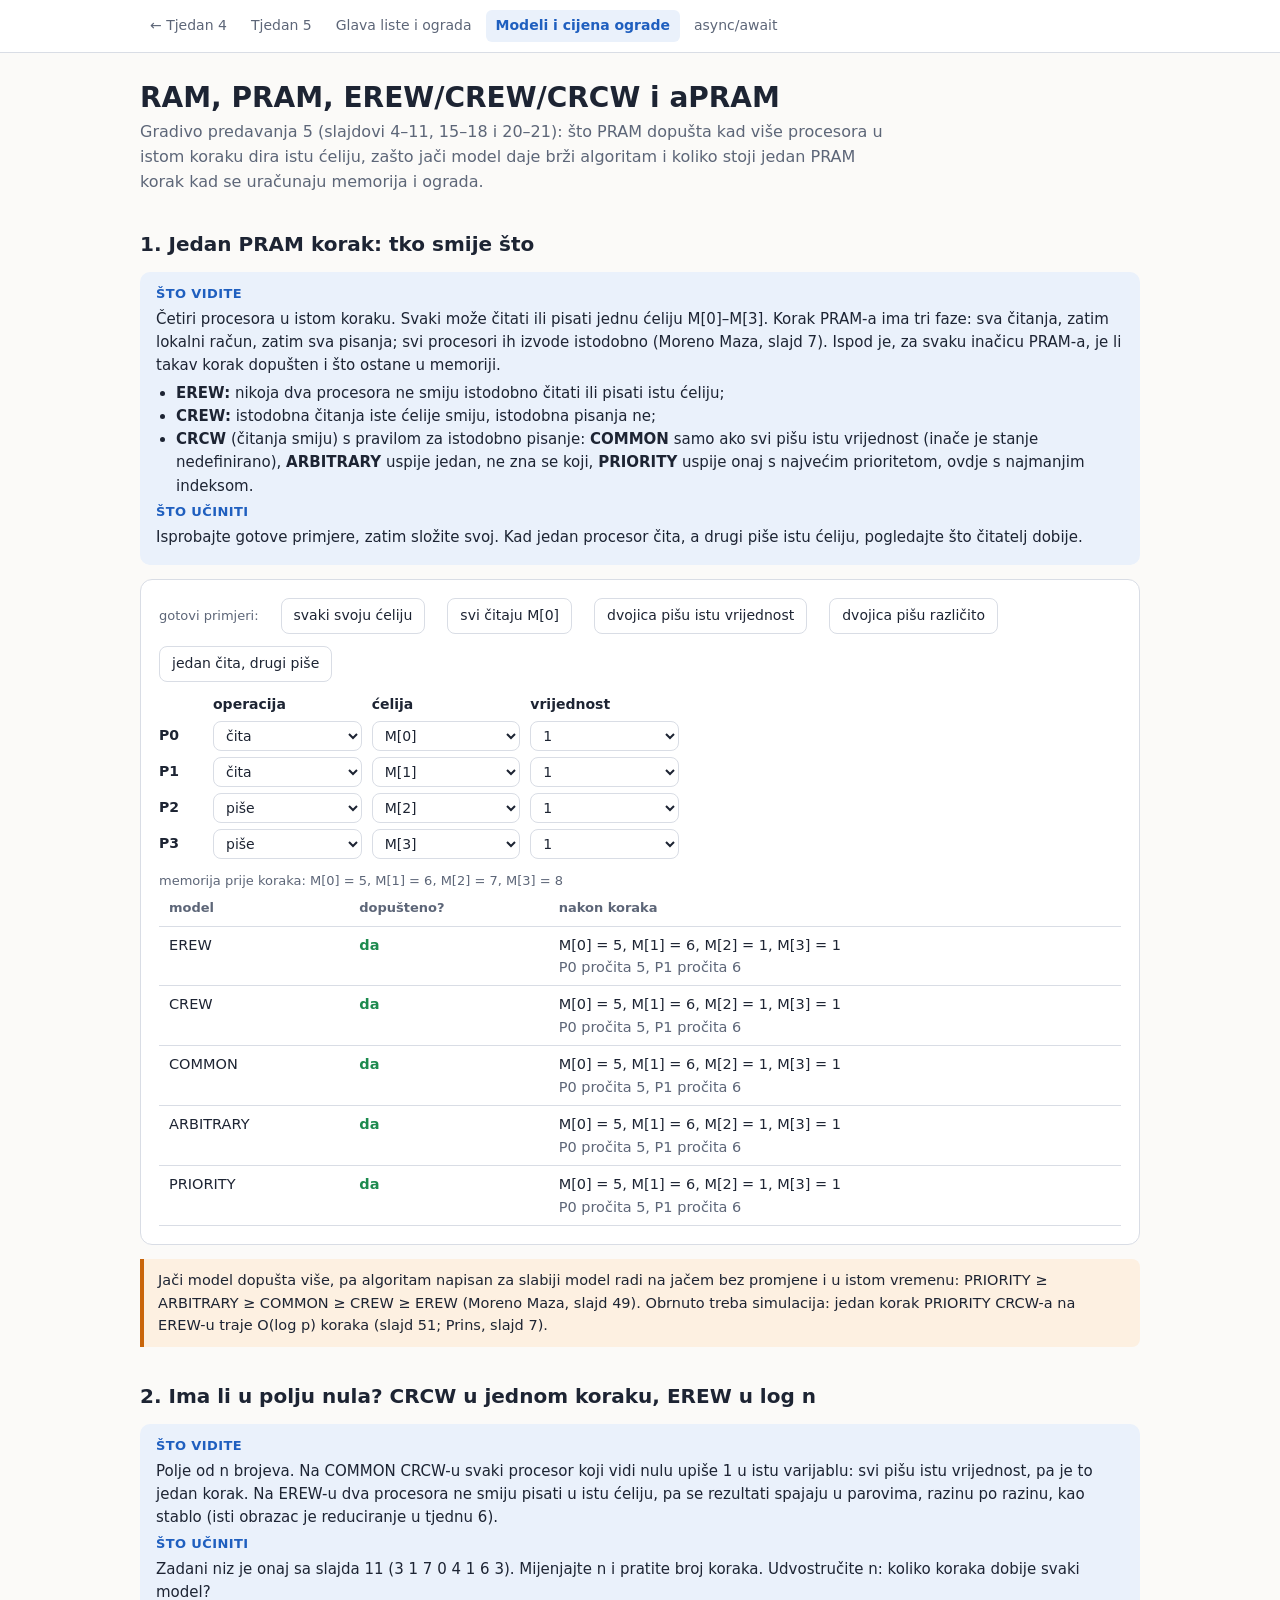
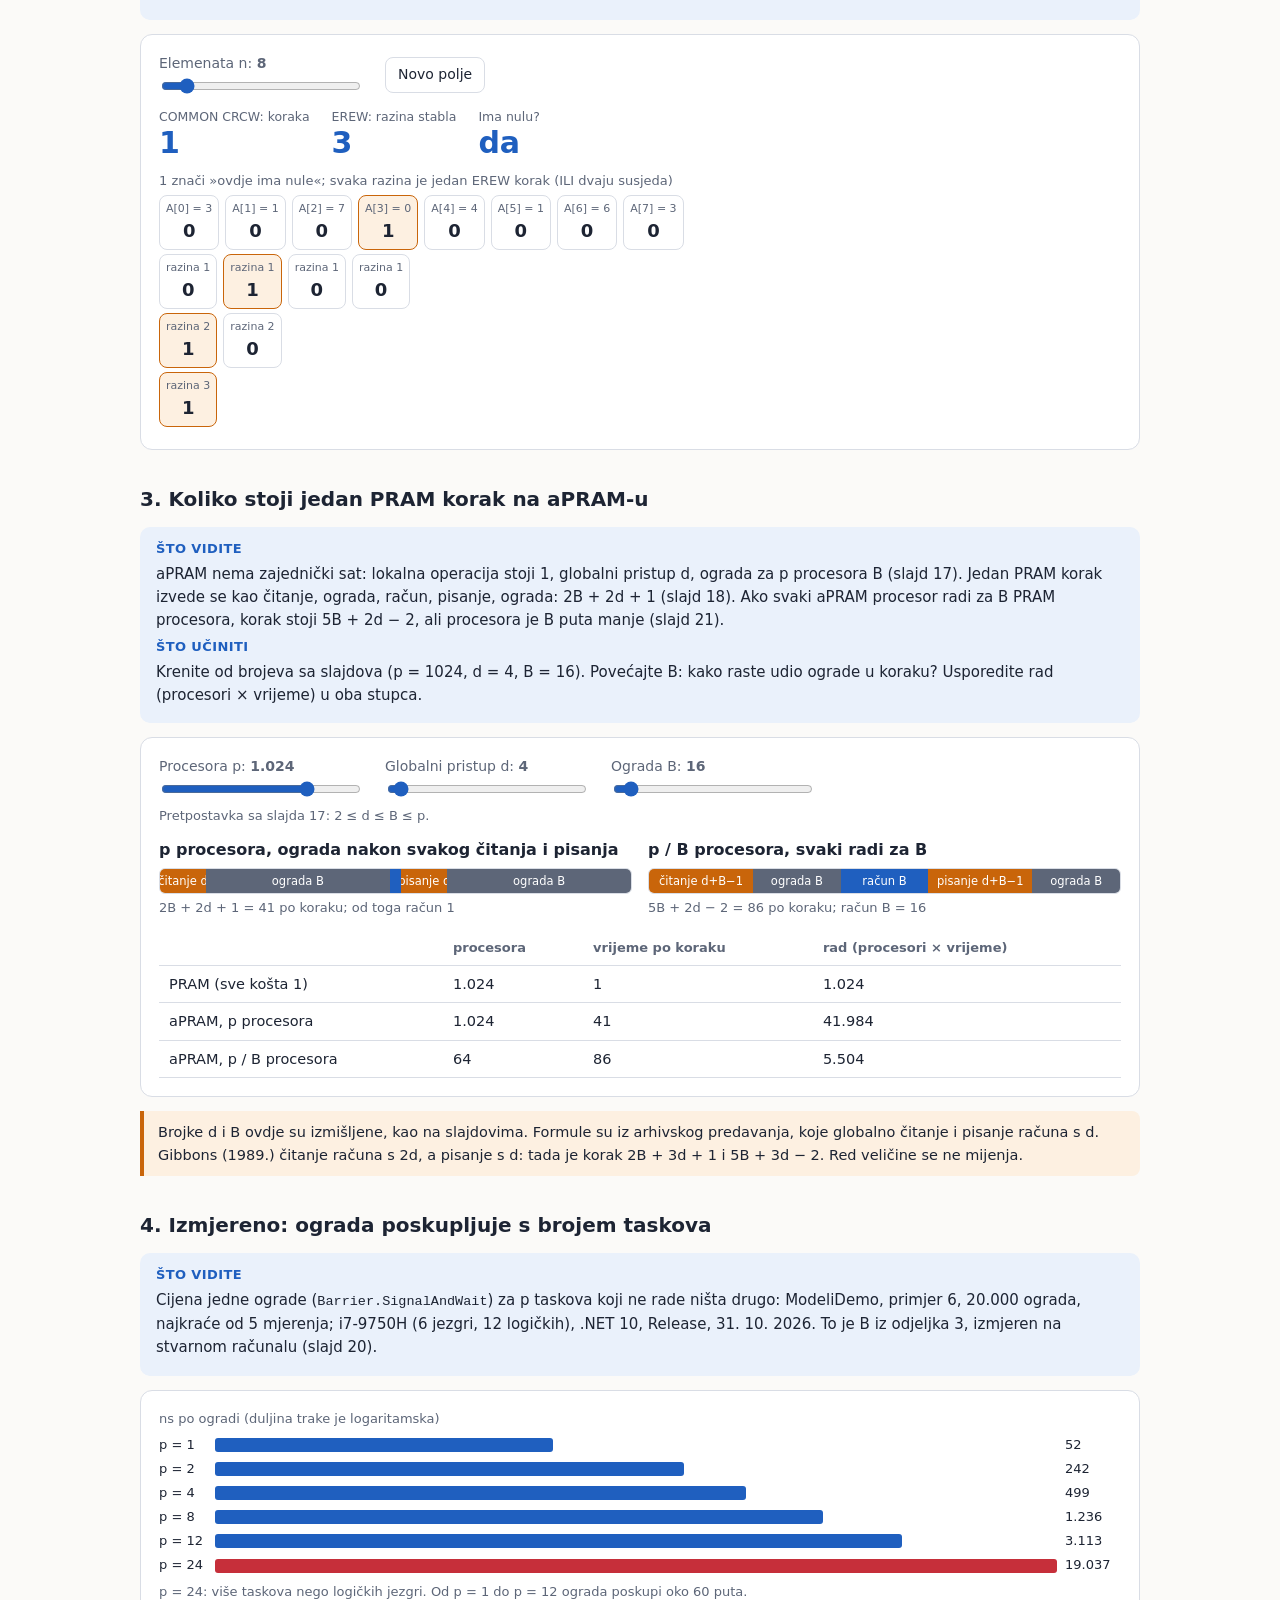
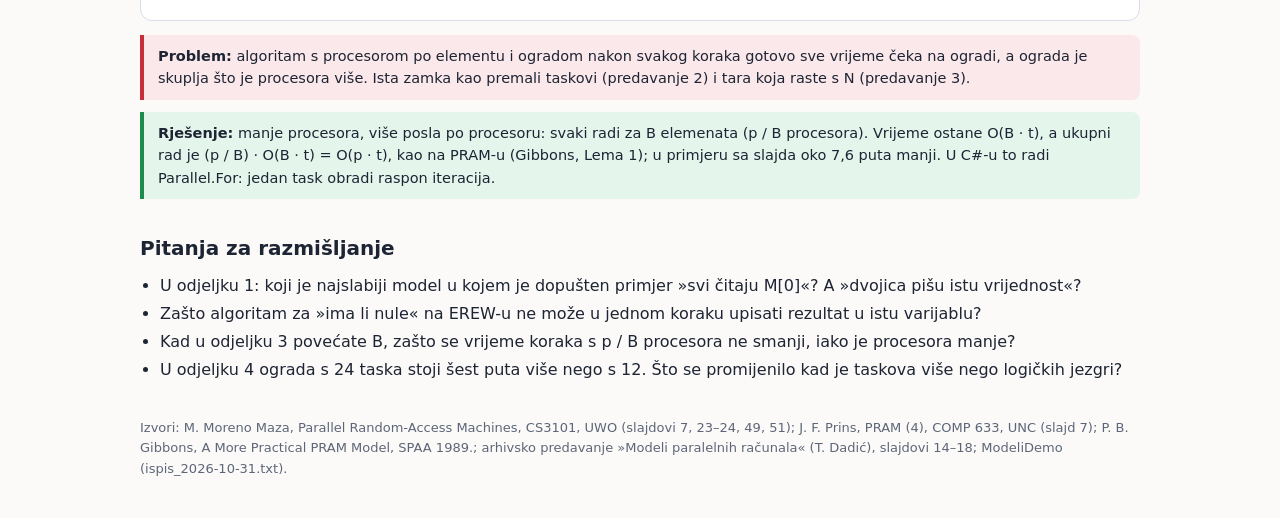
<file: exercises/04-models-async/Vizualizacije/modeli.html>
<!doctype html>
<html lang="hr">
<head>
<meta charset="utf-8">
<meta name="viewport" content="width=device-width,initial-scale=1">
<title>Modeli i cijena ograde</title>
<link rel="stylesheet" href="stil.css">
<style>
.proc{display:grid;grid-template-columns:44px 1fr 1fr 1fr;gap:6px 10px;align-items:center;max-width:520px}
.proc b{font-size:14px}
.da{color:var(--ok);font-weight:600}.ne{color:var(--bad);font-weight:600}
</style>
</head>
<body>
<div class="wrap">
  <h1>RAM, PRAM, EREW/CREW/CRCW i aPRAM</h1>
  <p class="lead">Gradivo predavanja 5 (slajdovi 4–11, 15–18 i 20–21): što PRAM dopušta kad više procesora u istom koraku dira istu ćeliju, zašto jači model daje brži algoritam i koliko stoji jedan PRAM korak kad se uračunaju memorija i ograda.</p>

  <h2>1. Jedan PRAM korak: tko smije što</h2>
  <div class="expl">
    <b class="t">Što vidite</b>
    <p>Četiri procesora u istom koraku. Svaki može čitati ili pisati jednu ćeliju M[0]–M[3]. Korak PRAM-a ima tri faze: sva čitanja, zatim lokalni račun, zatim sva pisanja; svi procesori ih izvode istodobno (Moreno Maza, slajd 7). Ispod je, za svaku inačicu PRAM-a, je li takav korak dopušten i što ostane u memoriji.</p>
    <ul>
      <li><b>EREW:</b> nikoja dva procesora ne smiju istodobno čitati ili pisati istu ćeliju;</li>
      <li><b>CREW:</b> istodobna čitanja iste ćelije smiju, istodobna pisanja ne;</li>
      <li><b>CRCW</b> (čitanja smiju) s pravilom za istodobno pisanje: <b>COMMON</b> samo ako svi pišu istu vrijednost (inače je stanje nedefinirano), <b>ARBITRARY</b> uspije jedan, ne zna se koji, <b>PRIORITY</b> uspije onaj s najvećim prioritetom, ovdje s najmanjim indeksom.</li>
    </ul>
    <b class="t">Što učiniti</b>
    <p>Isprobajte gotove primjere, zatim složite svoj. Kad jedan procesor čita, a drugi piše istu ćeliju, pogledajte što čitatelj dobije.</p>
  </div>
  <div class="card">
    <div class="row">
      <span class="muted" style="font-size:13px">gotovi primjeri:</span>
      <button id="m_p1">svaki svoju ćeliju</button>
      <button id="m_p2">svi čitaju M[0]</button>
      <button id="m_p3">dvojica pišu istu vrijednost</button>
      <button id="m_p4">dvojica pišu različito</button>
      <button id="m_p5">jedan čita, drugi piše</button>
    </div>
    <div id="m_proc" class="proc" style="margin-top:12px"></div>
    <div id="m_tab" style="margin-top:12px"></div>
  </div>
  <div class="note">Jači model dopušta više, pa algoritam napisan za slabiji model radi na jačem bez promjene i u istom vremenu: PRIORITY ≥ ARBITRARY ≥ COMMON ≥ CREW ≥ EREW (Moreno Maza, slajd 49). Obrnuto treba simulacija: jedan korak PRIORITY CRCW-a na EREW-u traje O(log p) koraka (slajd 51; Prins, slajd 7).</div>

  <h2>2. Ima li u polju nula? CRCW u jednom koraku, EREW u log n</h2>
  <div class="expl">
    <b class="t">Što vidite</b>
    <p>Polje od n brojeva. Na COMMON CRCW-u svaki procesor koji vidi nulu upiše 1 u istu varijablu: svi pišu istu vrijednost, pa je to jedan korak. Na EREW-u dva procesora ne smiju pisati u istu ćeliju, pa se rezultati spajaju u parovima, razinu po razinu, kao stablo (isti obrazac je reduciranje u tjednu 6).</p>
    <b class="t">Što učiniti</b>
    <p>Zadani niz je onaj sa slajda 11 (3 1 7 0 4 1 6 3). Mijenjajte n i pratite broj koraka. Udvostručite n: koliko koraka dobije svaki model?</p>
  </div>
  <div class="card">
    <div class="row">
      <label>Elemenata n: <b id="n_nv"></b><br><input type="range" id="n_n" min="2" max="64" value="8"></label>
      <button id="n_novo">Novo polje</button>
    </div>
    <div class="row" style="margin-top:10px">
      <div class="kpi"><small>COMMON CRCW: koraka</small><span class="big" id="n_crcw"></span></div>
      <div class="kpi"><small>EREW: razina stabla</small><span class="big" id="n_erew"></span></div>
      <div class="kpi"><small>Ima nulu?</small><span class="big" id="n_ima"></span></div>
    </div>
    <div id="n_stablo" style="margin-top:10px"></div>
  </div>

  <h2>3. Koliko stoji jedan PRAM korak na aPRAM-u</h2>
  <div class="expl">
    <b class="t">Što vidite</b>
    <p>aPRAM nema zajednički sat: lokalna operacija stoji 1, globalni pristup d, ograda za p procesora B (slajd 17). Jedan PRAM korak izvede se kao čitanje, ograda, račun, pisanje, ograda: 2B + 2d + 1 (slajd 18). Ako svaki aPRAM procesor radi za B PRAM procesora, korak stoji 5B + 2d − 2, ali procesora je B puta manje (slajd 21).</p>
    <b class="t">Što učiniti</b>
    <p>Krenite od brojeva sa slajdova (p = 1024, d = 4, B = 16). Povećajte B: kako raste udio ograde u koraku? Usporedite rad (procesori × vrijeme) u oba stupca.</p>
  </div>
  <div class="card">
    <div class="row">
      <label>Procesora p: <b id="a_pv"></b><br><input type="range" id="a_p" min="4" max="12" value="10"></label>
      <label>Globalni pristup d: <b id="a_dv"></b><br><input type="range" id="a_d" min="2" max="64" value="4"></label>
      <label>Ograda B: <b id="a_bv"></b><br><input type="range" id="a_b" min="2" max="256" value="16"></label>
    </div>
    <div id="a_upoz" class="muted" style="font-size:13px;margin-top:6px"></div>
    <div class="grid2" style="margin-top:12px">
      <div><b>p procesora, ograda nakon svakog čitanja i pisanja</b><div id="a_seg1" class="seg" style="margin-top:6px"></div><div id="a_t1" class="muted" style="font-size:13px;margin-top:4px"></div></div>
      <div><b>p / B procesora, svaki radi za B</b><div id="a_seg2" class="seg" style="margin-top:6px"></div><div id="a_t2" class="muted" style="font-size:13px;margin-top:4px"></div></div>
    </div>
    <div id="a_tab" style="margin-top:12px"></div>
  </div>
  <div class="note">Brojke d i B ovdje su izmišljene, kao na slajdovima. Formule su iz arhivskog predavanja, koje globalno čitanje i pisanje računa s d. Gibbons (1989.) čitanje računa s 2d, a pisanje s d: tada je korak 2B + 3d + 1 i 5B + 3d − 2. Red veličine se ne mijenja.</div>

  <h2>4. Izmjereno: ograda poskupljuje s brojem taskova</h2>
  <div class="expl">
    <b class="t">Što vidite</b>
    <p>Cijena jedne ograde (<code>Barrier.SignalAndWait</code>) za p taskova koji ne rade ništa drugo: ModeliDemo, primjer 6, 20.000 ograda, najkraće od 5 mjerenja; i7-9750H (6 jezgri, 12 logičkih), .NET 10, Release, 31. 10. 2026. To je B iz odjeljka 3, izmjeren na stvarnom računalu (slajd 20).</p>
  </div>
  <div class="card">
    <div id="b_graf"></div>
  </div>
  <div class="prob"><b>Problem:</b> algoritam s procesorom po elementu i ogradom nakon svakog koraka gotovo sve vrijeme čeka na ogradi, a ograda je skuplja što je procesora više. Ista zamka kao premali taskovi (predavanje 2) i tara koja raste s N (predavanje 3).</div>
  <div class="sol"><b>Rješenje:</b> manje procesora, više posla po procesoru: svaki radi za B elemenata (p / B procesora). Vrijeme ostane O(B · t), a ukupni rad je (p / B) · O(B · t) = O(p · t), kao na PRAM-u (Gibbons, Lema 1); u primjeru sa slajda oko 7,6 puta manji. U C#-u to radi Parallel.For: jedan task obradi raspon iteracija.</div>

  <h2>Pitanja za razmišljanje</h2>
  <ul class="tight">
    <li>U odjeljku 1: koji je najslabiji model u kojem je dopušten primjer »svi čitaju M[0]«? A »dvojica pišu istu vrijednost«?</li>
    <li>Zašto algoritam za »ima li nule« na EREW-u ne može u jednom koraku upisati rezultat u istu varijablu?</li>
    <li>Kad u odjeljku 3 povećate B, zašto se vrijeme koraka s p / B procesora ne smanji, iako je procesora manje?</li>
    <li>U odjeljku 4 ograda s 24 taska stoji šest puta više nego s 12. Što se promijenilo kad je taskova više nego logičkih jezgri?</li>
  </ul>
  <footer>Izvori: M. Moreno Maza, Parallel Random-Access Machines, CS3101, UWO (slajdovi 7, 23–24, 49, 51); J. F. Prins, PRAM (4), COMP 633, UNC (slajd 7); P. B. Gibbons, A More Practical PRAM Model, SPAA 1989.; arhivsko predavanje »Modeli paralelnih računala« (T. Dadić), slajdovi 14–18; ModeliDemo (ispis_2026-10-31.txt).</footer>
</div>
<script src="zajednicko.js"></script>
<script>
// ---------- logika (bez DOM-a) ----------
// Jedan PRAM korak: ops[k] = { op: '' | 'r' | 'w', c: ćelija, v: vrijednost }. Pisanja dolaze nakon čitanja (3 faze).
function procijeni(ops, model, M0) {
  const M = M0.slice(), procitano = {};
  const citaju = {}, pisu = {};
  ops.forEach((o, k) => { if (o.op === 'r') (citaju[o.c] = citaju[o.c] || []).push(k); if (o.op === 'w') (pisu[o.c] = pisu[o.c] || []).push(k); });
  const celije = new Set([...Object.keys(citaju), ...Object.keys(pisu)].map(Number));
  for (const c of celije) {
    const r = (citaju[c] || []).length, w = (pisu[c] || []).length;
    if (model === 'EREW' && r + w > 1) return { dopusteno: false, razlog: `dva procesora pristupaju M[${c}]` };
    if (model === 'CREW' && w > 1) return { dopusteno: false, razlog: `dva procesora pišu M[${c}]` };
    if (model === 'COMMON' && w > 1 && new Set(pisu[c].map(k => ops[k].v)).size > 1)
      return { dopusteno: false, razlog: `različite vrijednosti u M[${c}]: stanje nedefinirano` };
  }
  ops.forEach((o, k) => { if (o.op === 'r') procitano[k] = M[o.c]; });   // faza čitanja: stara vrijednost
  let neodredeno = [];
  for (const c of Object.keys(pisu).map(Number)) {
    const pis = pisu[c];
    if (pis.length > 1 && model === 'ARBITRARY' && new Set(pis.map(k => ops[k].v)).size > 1) { neodredeno.push(c); M[c] = null; continue; }
    const pobjednik = Math.min(...pis);   // COMMON: svi isti; PRIORITY: najmanji indeks
    M[c] = ops[pobjednik].v;
  }
  return { dopusteno: true, M, procitano, neodredeno };
}
const MODELI = ['EREW', 'CREW', 'COMMON', 'ARBITRARY', 'PRIORITY'];
// Ima li nule: koraci i razine stabla.
function razineIli(A) {
  const r = [A.map(x => x === 0 ? 1 : 0)];
  while (r[r.length - 1].length > 1) {
    const z = r[r.length - 1], n = [];
    for (let i = 0; i < z.length; i += 2) n.push(i + 1 < z.length ? (z[i] | z[i + 1]) : z[i]);
    r.push(n);
  }
  return r;
}
const korakaErew = n => Math.ceil(Math.log2(n));
// aPRAM (arhivsko predavanje, slajdovi 15–18): cijena jednog PRAM koraka.
const korakP = (d, B) => 2 * B + 2 * d + 1;
const korakPB = (d, B) => 5 * B + 2 * d - 2;
// Izmjereno (ModeliDemo, primjer 6, ispis_2026-10-31.txt): p, ns po ogradi.
const OGRADA = [[1, 52], [2, 242], [4, 499], [8, 1236], [12, 3113], [24, 19037]];

// ---------- prikaz ----------
const M0 = [5, 6, 7, 8];
let ops = [{ op: 'r', c: 0, v: 1 }, { op: 'r', c: 1, v: 1 }, { op: 'w', c: 2, v: 1 }, { op: 'w', c: 3, v: 1 }];
function crtajProc() {
  const sel = (id, opc, v) => `<select id="${id}">` + opc.map(([a, b]) => `<option value="${a}"${String(a) === String(v) ? ' selected' : ''}>${b}</option>`).join('') + '</select>';
  $('m_proc').innerHTML = '<b></b><b>operacija</b><b>ćelija</b><b>vrijednost</b>' + ops.map((o, k) =>
    `<b>P${k}</b>` + sel(`m_op${k}`, [['', '—'], ['r', 'čita'], ['w', 'piše']], o.op) + sel(`m_c${k}`, [0, 1, 2, 3].map(c => [c, `M[${c}]`]), o.c) +
    sel(`m_v${k}`, [0, 1, 2, 3, 4, 5, 6, 7, 8, 9].map(v => [v, v]), o.v)).join('');
  ops.forEach((o, k) => ['op', 'c', 'v'].forEach(f => {
    const el = $(`m_${f}${k}`);
    el.onchange = () => { ops[k][f] = f === 'op' ? el.value : +el.value; crtajTab(); };
  }));
  crtajTab();
}
function crtajTab() {
  const red = MODELI.map(m => {
    const r = procijeni(ops, m, M0);
    if (!r.dopusteno) return `<tr><td>${m}</td><td class="ne">ne</td><td>${r.razlog}</td></tr>`;
    const mem = r.M.map((v, c) => `M[${c}] = ${v === null ? '?' : v}`).join(', ');
    const cit = Object.keys(r.procitano).map(k => `P${k} pročita ${r.procitano[k]}`).join(', ');
    const nep = r.neodredeno.length ? ` (M[${r.neodredeno.join('], M[')}]: uspije jedan, ne zna se koji)` : '';
    const rw = ops.some(a => a.op === 'r' && ops.some(b => b.op === 'w' && b.c === a.c));
    return `<tr><td>${m}</td><td class="da">da</td><td>${mem}${nep}${cit ? '<br><span class="muted">' + cit + (rw ? ' (staru vrijednost: čitanje je u fazi prije pisanja)' : '') + '</span>' : ''}</td></tr>`;
  }).join('');
  $('m_tab').innerHTML = `<div class="muted" style="font-size:13px">memorija prije koraka: ${M0.map((v, c) => `M[${c}] = ${v}`).join(', ')}</div>` +
    '<table><tr><th>model</th><th>dopušteno?</th><th>nakon koraka</th></tr>' + red + '</table>';
}
const PRIMJERI = {
  m_p1: [{ op: 'r', c: 0, v: 1 }, { op: 'r', c: 1, v: 1 }, { op: 'w', c: 2, v: 1 }, { op: 'w', c: 3, v: 1 }],
  m_p2: [{ op: 'r', c: 0, v: 1 }, { op: 'r', c: 0, v: 1 }, { op: 'r', c: 0, v: 1 }, { op: 'r', c: 0, v: 1 }],
  m_p3: [{ op: 'w', c: 1, v: 1 }, { op: 'w', c: 1, v: 1 }, { op: '', c: 0, v: 1 }, { op: '', c: 0, v: 1 }],
  m_p4: [{ op: 'w', c: 1, v: 3 }, { op: 'w', c: 1, v: 9 }, { op: '', c: 0, v: 1 }, { op: '', c: 0, v: 1 }],
  m_p5: [{ op: 'r', c: 2, v: 1 }, { op: 'w', c: 2, v: 9 }, { op: '', c: 0, v: 1 }, { op: '', c: 0, v: 1 }]
};
Object.keys(PRIMJERI).forEach(id => { $(id).onclick = () => { ops = PRIMJERI[id].map(o => ({ ...o })); crtajProc(); }; });

// Zadano: niz sa slajda 11 (i iz arhivskog predavanja o sumi prefiksa); »Novo polje« daje nasumične brojeve 0–5.
const SLAJD10 = [3, 1, 7, 0, 4, 1, 6, 3];
let sjeme = 0;
function novoPolje(n) {
  if (sjeme === 0 && n === 8) return SLAJD10.slice();
  let s = sjeme;
  const rnd = () => (s = (s * 1103515245 + 12345) % 2147483648) / 2147483648;
  return [...Array(n)].map(() => Math.floor(rnd() * 6));
}
function crtajNule() {
  const n = +$('n_n').value; $('n_nv').textContent = n;
  const A = novoPolje(n), r = razineIli(A);
  $('n_crcw').textContent = '1';
  $('n_erew').textContent = String(korakaErew(n));
  $('n_ima').textContent = r[r.length - 1][0] ? 'da' : 'ne';
  const prikaz = n <= 16 ? r.map((z, lv) => `<div class="cells" style="margin:4px 0">${lv === 0
      ? A.map((a, i) => `<div class="cellbox${a === 0 ? ' src' : ''}"><small>A[${i}] = ${a}</small><b>${z[i]}</b></div>`).join('')
      : z.map(v => `<div class="cellbox${v ? ' src' : ''}"><small>razina ${lv}</small><b>${v}</b></div>`).join('')}</div>`).join('')
    : '<div class="muted" style="font-size:13px">Stablo se crta do n = 16.</div>';
  $('n_stablo').innerHTML = '<div class="muted" style="font-size:13px">1 znači »ovdje ima nule«; svaka razina je jedan EREW korak (ILI dvaju susjeda)</div>' + prikaz;
}
$('n_n').oninput = crtajNule;
$('n_novo').onclick = () => { sjeme++; crtajNule(); };

function segment(dijelovi) {
  const uk = dijelovi.reduce((s, [w]) => s + w, 0);
  return dijelovi.map(([w, t, boja]) => `<span style="width:${100 * w / uk}%;background:${boja}" title="${t}">${100 * w / uk > 8 ? t : ''}</span>`).join('');
}
function crtajA() {
  const p = 2 ** +$('a_p').value;
  let d = +$('a_d').value, B = +$('a_b').value, upoz = [];
  if (B > p) { B = p; upoz.push('B smanjen na p'); }
  if (d > B) { d = B; upoz.push('d smanjen na B'); }
  $('a_pv').textContent = hr(p); $('a_dv').textContent = d; $('a_bv').textContent = B;
  $('a_upoz').textContent = 'Pretpostavka sa slajda 17: 2 ≤ d ≤ B ≤ p.' + (upoz.length ? ' (' + upoz.join(', ') + '.)' : '');
  const G = 'var(--acc2)', O = 'var(--muted)', R = 'var(--acc)';
  $('a_seg1').innerHTML = segment([[d, 'čitanje d', G], [B, 'ograda B', O], [1, 'račun', R], [d, 'pisanje d', G], [B, 'ograda B', O]]);
  $('a_seg2').innerHTML = segment([[d + B - 1, 'čitanje d+B−1', G], [B, 'ograda B', O], [B, 'račun B', R], [d + B - 1, 'pisanje d+B−1', G], [B, 'ograda B', O]]);
  const t1 = korakP(d, B), t2 = korakPB(d, B), p2 = Math.max(1, Math.floor(p / B));
  $('a_t1').textContent = `2B + 2d + 1 = ${hr(t1)} po koraku; od toga račun 1`;
  $('a_t2').textContent = `5B + 2d − 2 = ${hr(t2)} po koraku; račun B = ${B}`;
  $('a_tab').innerHTML = '<table><tr><th></th><th>procesora</th><th>vrijeme po koraku</th><th>rad (procesori × vrijeme)</th></tr>' +
    `<tr><td>PRAM (sve košta 1)</td><td>${hr(p)}</td><td>1</td><td>${hr(p)}</td></tr>` +
    `<tr><td>aPRAM, p procesora</td><td>${hr(p)}</td><td>${hr(t1)}</td><td>${hr(p * t1)}</td></tr>` +
    `<tr><td>aPRAM, p / B procesora</td><td>${hr(p2)}</td><td>${hr(t2)}</td><td>${hr(p2 * t2)}</td></tr></table>`;
}
['a_p', 'a_d', 'a_b'].forEach(id => $(id).oninput = crtajA);

function crtajOgradu() {
  const max = Math.log10(OGRADA[OGRADA.length - 1][1]);
  $('b_graf').innerHTML = '<div class="muted" style="font-size:13px;margin-bottom:6px">ns po ogradi (duljina trake je logaritamska)</div><div class="hist">' +
    OGRADA.map(([p, ns]) => `<span>p = ${p}</span><div class="bar${p > 12 ? ' bad' : ''}" style="width:${Math.max(3, 100 * Math.log10(ns) / max)}%"></div><span>${hr(ns)}</span>`).join('') +
    '</div><div class="muted" style="font-size:13px;margin-top:6px">p = 24: više taskova nego logičkih jezgri. Od p = 1 do p = 12 ograda poskupi oko 60 puta.</div>';
}

crtajProc(); crtajNule(); crtajA(); crtajOgradu();
</script>
</body>
</html>
</file>
<file: exercises/03-data-race/Vizualizacije/stil.css>
:root{--bg:#fbfaf8;--fg:#1d2433;--muted:#5d6678;--card:#ffffff;--line:#d9dde5;--acc:#1f5fbf;--acc2:#c9650a;--ok:#1d8a4e;--bad:#c62f3a;--soft:#eaf1fb;--soft2:#fdf0e1;--okbg:#e4f5ec;--badbg:#fbe8ea}
@media (prefers-color-scheme:dark){:root{--bg:#14171d;--fg:#e6e9ef;--muted:#9aa3b5;--card:#1c2029;--line:#313846;--acc:#6aa3ff;--acc2:#f0a04b;--ok:#4cc58a;--bad:#ff7b84;--soft:#1d2b44;--soft2:#3a2c18;--okbg:#17332a;--badbg:#3b1f24}}
*{box-sizing:border-box}
body{margin:0;font:16px/1.55 system-ui,-apple-system,"Segoe UI",Arial,sans-serif;background:var(--bg);color:var(--fg)}
header{border-bottom:1px solid var(--line);background:var(--card);position:sticky;top:0;z-index:5}
.wrap{max-width:1040px;margin:0 auto;padding:0 20px 40px}
header .wrap{padding-bottom:0}
nav{display:flex;flex-wrap:wrap;gap:4px;padding:10px 0}
nav a{padding:5px 10px;border-radius:6px;color:var(--muted);text-decoration:none;font-size:14px}
nav a:hover{background:var(--soft)}
nav a.cur{background:var(--soft);color:var(--acc);font-weight:600}
h1{font-size:28px;margin:28px 0 6px;line-height:1.2}
h2{font-size:20px;margin:34px 0 10px}
h3{font-size:16px;margin:0 0 6px}
p.lead{color:var(--muted);margin:0 0 18px;max-width:75ch}
.card{background:var(--card);border:1px solid var(--line);border-radius:12px;padding:18px;margin:14px 0}
.card h3 a{color:inherit}
.row{display:flex;flex-wrap:wrap;gap:12px 22px;align-items:center}
.grid2{display:grid;grid-template-columns:repeat(auto-fit,minmax(300px,1fr));gap:16px}
label{font-size:14px;color:var(--muted)}
input[type=range]{width:200px;accent-color:var(--acc);vertical-align:middle}
input[type=text],select{font:inherit;font-size:14px;padding:5px 8px;border-radius:8px;border:1px solid var(--line);background:var(--card);color:var(--fg)}
input[type=text]{min-width:260px}
button{font:inherit;font-size:14px;padding:6px 12px;border-radius:8px;border:1px solid var(--line);background:var(--card);color:var(--fg);cursor:pointer}
button:hover:not(:disabled){border-color:var(--acc)}
button.primary{background:var(--acc);color:#fff;border-color:var(--acc)}
button:disabled{opacity:.45;cursor:not-allowed}
code,.mono{font-family:ui-monospace,Menlo,Consolas,monospace;font-size:13.5px}
.note{border-left:4px solid var(--acc2);background:var(--soft2);padding:10px 14px;border-radius:0 8px 8px 0;font-size:14.5px;margin:14px 0}
.big{font-size:30px;font-weight:700;color:var(--acc);line-height:1.1}
.muted{color:var(--muted)}
.kpi{min-width:120px}
.kpi small{display:block;color:var(--muted);font-size:12.5px}
table{border-collapse:collapse;width:100%;font-size:14.5px}
th,td{border-bottom:1px solid var(--line);padding:7px 10px;text-align:left;vertical-align:top}
th{color:var(--muted);font-weight:600;font-size:13px}
.cells{display:flex;gap:6px;flex-wrap:wrap}
.cellbox{min-width:54px;text-align:center;border:1px solid var(--line);border-radius:8px;background:var(--card);padding:4px 6px}
.cellbox small{display:block;color:var(--muted);font-size:11px}
.cellbox b{font-size:18px}
.cellbox.src{border-color:var(--acc2);background:var(--soft2)}
.cellbox.dst{border-color:var(--acc);background:var(--soft)}
.cellbox.done{border-color:var(--ok);background:var(--okbg)}
.cellbox.pad b{color:var(--muted);font-weight:400}
.pill{display:inline-block;padding:2px 9px;border-radius:99px;font-size:12.5px;background:var(--soft);color:var(--acc)}
.pill.bad{background:var(--badbg);color:var(--bad)}
.pill.ok{background:var(--okbg);color:var(--ok)}
.pill.warn{background:var(--soft2);color:var(--acc2)}
.log{max-height:220px;overflow:auto;font-family:ui-monospace,Menlo,Consolas,monospace;font-size:13px;background:var(--bg);border:1px solid var(--line);border-radius:8px;padding:8px 10px;margin-top:10px}
.hist{display:grid;grid-template-columns:48px 1fr 56px;gap:4px 8px;align-items:center;font-size:13px}
.bar{height:14px;background:var(--acc);border-radius:3px}
.bar.ok{background:var(--ok)}
.bar.bad{background:var(--bad)}
.seg{display:flex;height:26px;border-radius:6px;overflow:hidden;border:1px solid var(--line);font-size:11.5px;color:#fff}
.seg span{display:flex;align-items:center;justify-content:center;white-space:nowrap;overflow:hidden}
svg text{font-family:system-ui,Arial,sans-serif}
.pe{border:1px solid var(--line);border-radius:8px;padding:6px 8px;font-size:13px;min-height:52px}
.pe.on{border-color:var(--acc);background:var(--soft)}
.pe.off{opacity:.38}
.tabs{display:flex;gap:6px;flex-wrap:wrap}
.tabs button.on{background:var(--soft);border-color:var(--acc);color:var(--acc);font-weight:600}
ul.tight{margin:6px 0;padding-left:20px}
ul.tight li{margin:3px 0}
footer{color:var(--muted);font-size:13px;padding:30px 0 0}
.expl{background:var(--soft);border-radius:10px;padding:12px 16px;margin:12px 0;font-size:15px}
.expl b.t{display:block;color:var(--acc);font-size:13px;letter-spacing:.03em;text-transform:uppercase;margin-bottom:2px}
.expl p{margin:4px 0}
.expl ul{margin:4px 0 4px;padding-left:20px}
.prob{border-left:4px solid var(--bad);background:var(--badbg);padding:10px 14px;border-radius:0 8px 8px 0;font-size:14.5px;margin:12px 0}
.sol{border-left:4px solid var(--ok);background:var(--okbg);padding:10px 14px;border-radius:0 8px 8px 0;font-size:14.5px;margin:12px 0}

/* uski zasloni: široke tablice i kontrole se pomiču unutar sebe, a ne cijela stranica */
@media (max-width:640px){table{display:block;max-width:100%;overflow-x:auto}label{flex-wrap:wrap;max-width:100%}select,input,canvas,svg,pre{max-width:100%}pre{overflow-x:auto}.card>*{min-width:0}}
</file>
<file: exercises/04-models-async/Vizualizacije/stil.css>
:root{--bg:#fbfaf8;--fg:#1d2433;--muted:#5d6678;--card:#ffffff;--line:#d9dde5;--acc:#1f5fbf;--acc2:#c9650a;--ok:#1d8a4e;--bad:#c62f3a;--soft:#eaf1fb;--soft2:#fdf0e1;--okbg:#e4f5ec;--badbg:#fbe8ea}
@media (prefers-color-scheme:dark){:root{--bg:#14171d;--fg:#e6e9ef;--muted:#9aa3b5;--card:#1c2029;--line:#313846;--acc:#6aa3ff;--acc2:#f0a04b;--ok:#4cc58a;--bad:#ff7b84;--soft:#1d2b44;--soft2:#3a2c18;--okbg:#17332a;--badbg:#3b1f24}}
*{box-sizing:border-box}
body{margin:0;font:16px/1.55 system-ui,-apple-system,"Segoe UI",Arial,sans-serif;background:var(--bg);color:var(--fg)}
header{border-bottom:1px solid var(--line);background:var(--card);position:sticky;top:0;z-index:5}
.wrap{max-width:1040px;margin:0 auto;padding:0 20px 40px}
header .wrap{padding-bottom:0}
nav{display:flex;flex-wrap:wrap;gap:4px;padding:10px 0}
nav a{padding:5px 10px;border-radius:6px;color:var(--muted);text-decoration:none;font-size:14px}
nav a:hover{background:var(--soft)}
nav a.cur{background:var(--soft);color:var(--acc);font-weight:600}
h1{font-size:28px;margin:28px 0 6px;line-height:1.2}
h2{font-size:20px;margin:34px 0 10px}
h3{font-size:16px;margin:0 0 6px}
p.lead{color:var(--muted);margin:0 0 18px;max-width:75ch}
.card{background:var(--card);border:1px solid var(--line);border-radius:12px;padding:18px;margin:14px 0}
.card h3 a{color:inherit}
.row{display:flex;flex-wrap:wrap;gap:12px 22px;align-items:center}
.grid2{display:grid;grid-template-columns:repeat(auto-fit,minmax(300px,1fr));gap:16px}
label{font-size:14px;color:var(--muted)}
input[type=range]{width:200px;accent-color:var(--acc);vertical-align:middle}
input[type=text],select{font:inherit;font-size:14px;padding:5px 8px;border-radius:8px;border:1px solid var(--line);background:var(--card);color:var(--fg)}
input[type=text]{min-width:260px}
button{font:inherit;font-size:14px;padding:6px 12px;border-radius:8px;border:1px solid var(--line);background:var(--card);color:var(--fg);cursor:pointer}
button:hover:not(:disabled){border-color:var(--acc)}
button.primary{background:var(--acc);color:#fff;border-color:var(--acc)}
button:disabled{opacity:.45;cursor:not-allowed}
code,.mono{font-family:ui-monospace,Menlo,Consolas,monospace;font-size:13.5px}
.note{border-left:4px solid var(--acc2);background:var(--soft2);padding:10px 14px;border-radius:0 8px 8px 0;font-size:14.5px;margin:14px 0}
.big{font-size:30px;font-weight:700;color:var(--acc);line-height:1.1}
.muted{color:var(--muted)}
.kpi{min-width:120px}
.kpi small{display:block;color:var(--muted);font-size:12.5px}
table{border-collapse:collapse;width:100%;font-size:14.5px}
th,td{border-bottom:1px solid var(--line);padding:7px 10px;text-align:left;vertical-align:top}
th{color:var(--muted);font-weight:600;font-size:13px}
.cells{display:flex;gap:6px;flex-wrap:wrap}
.cellbox{min-width:54px;text-align:center;border:1px solid var(--line);border-radius:8px;background:var(--card);padding:4px 6px}
.cellbox small{display:block;color:var(--muted);font-size:11px}
.cellbox b{font-size:18px}
.cellbox.src{border-color:var(--acc2);background:var(--soft2)}
.cellbox.dst{border-color:var(--acc);background:var(--soft)}
.cellbox.done{border-color:var(--ok);background:var(--okbg)}
.cellbox.pad b{color:var(--muted);font-weight:400}
.pill{display:inline-block;padding:2px 9px;border-radius:99px;font-size:12.5px;background:var(--soft);color:var(--acc)}
.pill.bad{background:var(--badbg);color:var(--bad)}
.pill.ok{background:var(--okbg);color:var(--ok)}
.pill.warn{background:var(--soft2);color:var(--acc2)}
.log{max-height:220px;overflow:auto;font-family:ui-monospace,Menlo,Consolas,monospace;font-size:13px;background:var(--bg);border:1px solid var(--line);border-radius:8px;padding:8px 10px;margin-top:10px}
.hist{display:grid;grid-template-columns:48px 1fr 56px;gap:4px 8px;align-items:center;font-size:13px}
.bar{height:14px;background:var(--acc);border-radius:3px}
.bar.ok{background:var(--ok)}
.bar.bad{background:var(--bad)}
.seg{display:flex;height:26px;border-radius:6px;overflow:hidden;border:1px solid var(--line);font-size:11.5px;color:#fff}
.seg span{display:flex;align-items:center;justify-content:center;white-space:nowrap;overflow:hidden}
svg text{font-family:system-ui,Arial,sans-serif}
.pe{border:1px solid var(--line);border-radius:8px;padding:6px 8px;font-size:13px;min-height:52px}
.pe.on{border-color:var(--acc);background:var(--soft)}
.pe.off{opacity:.38}
.tabs{display:flex;gap:6px;flex-wrap:wrap}
.tabs button.on{background:var(--soft);border-color:var(--acc);color:var(--acc);font-weight:600}
ul.tight{margin:6px 0;padding-left:20px}
ul.tight li{margin:3px 0}
footer{color:var(--muted);font-size:13px;padding:30px 0 0}
.expl{background:var(--soft);border-radius:10px;padding:12px 16px;margin:12px 0;font-size:15px}
.expl b.t{display:block;color:var(--acc);font-size:13px;letter-spacing:.03em;text-transform:uppercase;margin-bottom:2px}
.expl p{margin:4px 0}
.expl ul{margin:4px 0 4px;padding-left:20px}
.prob{border-left:4px solid var(--bad);background:var(--badbg);padding:10px 14px;border-radius:0 8px 8px 0;font-size:14.5px;margin:12px 0}
.sol{border-left:4px solid var(--ok);background:var(--okbg);padding:10px 14px;border-radius:0 8px 8px 0;font-size:14.5px;margin:12px 0}

/* uski zasloni: široke tablice i kontrole se pomiču unutar sebe, a ne cijela stranica */
@media (max-width:640px){table{display:block;max-width:100%;overflow-x:auto}label{flex-wrap:wrap;max-width:100%}select,input,canvas,svg,pre{max-width:100%}pre{overflow-x:auto}.card>*{min-width:0}}
</file>
<file: exercises/01-delegates/stil.css>
:root{--bg:#fbfaf8;--fg:#1d2433;--muted:#5d6678;--card:#ffffff;--line:#d9dde5;--acc:#1f5fbf;--acc2:#c9650a;--ok:#1d8a4e;--bad:#c62f3a;--soft:#eaf1fb;--soft2:#fdf0e1;--okbg:#e4f5ec;--badbg:#fbe8ea}
@media (prefers-color-scheme:dark){:root{--bg:#14171d;--fg:#e6e9ef;--muted:#9aa3b5;--card:#1c2029;--line:#313846;--acc:#6aa3ff;--acc2:#f0a04b;--ok:#4cc58a;--bad:#ff7b84;--soft:#1d2b44;--soft2:#3a2c18;--okbg:#17332a;--badbg:#3b1f24}}
*{box-sizing:border-box}
body{margin:0;font:16px/1.55 system-ui,-apple-system,"Segoe UI",Arial,sans-serif;background:var(--bg);color:var(--fg)}
header{border-bottom:1px solid var(--line);background:var(--card);position:sticky;top:0;z-index:5}
.wrap{max-width:1040px;margin:0 auto;padding:0 20px 40px}
header .wrap{padding-bottom:0}
nav{display:flex;flex-wrap:wrap;gap:4px;padding:10px 0}
nav a{padding:5px 10px;border-radius:6px;color:var(--muted);text-decoration:none;font-size:14px}
nav a:hover{background:var(--soft)}
nav a.cur{background:var(--soft);color:var(--acc);font-weight:600}
h1{font-size:28px;margin:28px 0 6px;line-height:1.2}
h2{font-size:20px;margin:34px 0 10px}
h3{font-size:16px;margin:0 0 6px}
p.lead{color:var(--muted);margin:0 0 18px;max-width:75ch}
.card{background:var(--card);border:1px solid var(--line);border-radius:12px;padding:18px;margin:14px 0}
.card h3 a{color:inherit}
.row{display:flex;flex-wrap:wrap;gap:12px 22px;align-items:center}
.grid2{display:grid;grid-template-columns:repeat(auto-fit,minmax(300px,1fr));gap:16px}
label{font-size:14px;color:var(--muted)}
input[type=range]{width:200px;accent-color:var(--acc);vertical-align:middle}
input[type=text],select{font:inherit;font-size:14px;padding:5px 8px;border-radius:8px;border:1px solid var(--line);background:var(--card);color:var(--fg)}
input[type=text]{min-width:260px}
button{font:inherit;font-size:14px;padding:6px 12px;border-radius:8px;border:1px solid var(--line);background:var(--card);color:var(--fg);cursor:pointer}
button:hover:not(:disabled){border-color:var(--acc)}
button.primary{background:var(--acc);color:#fff;border-color:var(--acc)}
button:disabled{opacity:.45;cursor:not-allowed}
code,.mono{font-family:ui-monospace,Menlo,Consolas,monospace;font-size:13.5px}
.note{border-left:4px solid var(--acc2);background:var(--soft2);padding:10px 14px;border-radius:0 8px 8px 0;font-size:14.5px;margin:14px 0}
.big{font-size:30px;font-weight:700;color:var(--acc);line-height:1.1}
.muted{color:var(--muted)}
.kpi{min-width:120px}
.kpi small{display:block;color:var(--muted);font-size:12.5px}
table{border-collapse:collapse;width:100%;font-size:14.5px}
th,td{border-bottom:1px solid var(--line);padding:7px 10px;text-align:left;vertical-align:top}
th{color:var(--muted);font-weight:600;font-size:13px}
.cells{display:flex;gap:6px;flex-wrap:wrap}
.cellbox{min-width:54px;text-align:center;border:1px solid var(--line);border-radius:8px;background:var(--card);padding:4px 6px}
.cellbox small{display:block;color:var(--muted);font-size:11px}
.cellbox b{font-size:18px}
.cellbox.src{border-color:var(--acc2);background:var(--soft2)}
.cellbox.dst{border-color:var(--acc);background:var(--soft)}
.cellbox.done{border-color:var(--ok);background:var(--okbg)}
.cellbox.pad b{color:var(--muted);font-weight:400}
.pill{display:inline-block;padding:2px 9px;border-radius:99px;font-size:12.5px;background:var(--soft);color:var(--acc)}
.pill.bad{background:var(--badbg);color:var(--bad)}
.pill.ok{background:var(--okbg);color:var(--ok)}
.pill.warn{background:var(--soft2);color:var(--acc2)}
.log{max-height:220px;overflow:auto;font-family:ui-monospace,Menlo,Consolas,monospace;font-size:13px;background:var(--bg);border:1px solid var(--line);border-radius:8px;padding:8px 10px;margin-top:10px}
.hist{display:grid;grid-template-columns:48px 1fr 56px;gap:4px 8px;align-items:center;font-size:13px}
.bar{height:14px;background:var(--acc);border-radius:3px}
.bar.ok{background:var(--ok)}
.bar.bad{background:var(--bad)}
.seg{display:flex;height:26px;border-radius:6px;overflow:hidden;border:1px solid var(--line);font-size:11.5px;color:#fff}
.seg span{display:flex;align-items:center;justify-content:center;white-space:nowrap;overflow:hidden}
svg text{font-family:system-ui,Arial,sans-serif}
.pe{border:1px solid var(--line);border-radius:8px;padding:6px 8px;font-size:13px;min-height:52px}
.pe.on{border-color:var(--acc);background:var(--soft)}
.pe.off{opacity:.38}
.tabs{display:flex;gap:6px;flex-wrap:wrap}
.tabs button.on{background:var(--soft);border-color:var(--acc);color:var(--acc);font-weight:600}
ul.tight{margin:6px 0;padding-left:20px}
ul.tight li{margin:3px 0}
footer{color:var(--muted);font-size:13px;padding:30px 0 0}
.out{margin:12px 0 0}
.out>b{display:block;font-size:13px;color:var(--muted);margin-bottom:4px}
.out pre{margin:0;padding:10px 12px;border-radius:8px;border:1px solid var(--line);background:var(--bg);font:13px/1.45 ui-monospace,Menlo,Consolas,monospace;overflow:auto;white-space:pre}
.out .pair{display:grid;grid-template-columns:repeat(auto-fit,minmax(280px,1fr));gap:12px}
.out .bad pre{border-color:var(--bad);background:var(--badbg)}
.out .ok pre{border-color:var(--ok);background:var(--okbg)}
.out .bad>b{color:var(--bad)}
.out .ok>b{color:var(--ok)}
.out small{display:block;color:var(--muted);font-size:12.5px;margin-top:4px}
</file>
<file: exercises/02-parallel/stil.css>
:root{--bg:#fbfaf8;--fg:#1d2433;--muted:#5d6678;--card:#ffffff;--line:#d9dde5;--acc:#1f5fbf;--acc2:#c9650a;--ok:#1d8a4e;--bad:#c62f3a;--soft:#eaf1fb;--soft2:#fdf0e1;--okbg:#e4f5ec;--badbg:#fbe8ea}
@media (prefers-color-scheme:dark){:root{--bg:#14171d;--fg:#e6e9ef;--muted:#9aa3b5;--card:#1c2029;--line:#313846;--acc:#6aa3ff;--acc2:#f0a04b;--ok:#4cc58a;--bad:#ff7b84;--soft:#1d2b44;--soft2:#3a2c18;--okbg:#17332a;--badbg:#3b1f24}}
*{box-sizing:border-box}
body{margin:0;font:16px/1.55 system-ui,-apple-system,"Segoe UI",Arial,sans-serif;background:var(--bg);color:var(--fg)}
header{border-bottom:1px solid var(--line);background:var(--card);position:sticky;top:0;z-index:5}
.wrap{max-width:1040px;margin:0 auto;padding:0 20px 40px}
header .wrap{padding-bottom:0}
nav{display:flex;flex-wrap:wrap;gap:4px;padding:10px 0}
nav a{padding:5px 10px;border-radius:6px;color:var(--muted);text-decoration:none;font-size:14px}
nav a:hover{background:var(--soft)}
nav a.cur{background:var(--soft);color:var(--acc);font-weight:600}
h1{font-size:28px;margin:28px 0 6px;line-height:1.2}
h2{font-size:20px;margin:34px 0 10px}
h3{font-size:16px;margin:0 0 6px}
p.lead{color:var(--muted);margin:0 0 18px;max-width:75ch}
.card{background:var(--card);border:1px solid var(--line);border-radius:12px;padding:18px;margin:14px 0}
.card h3 a{color:inherit}
.row{display:flex;flex-wrap:wrap;gap:12px 22px;align-items:center}
.grid2{display:grid;grid-template-columns:repeat(auto-fit,minmax(300px,1fr));gap:16px}
label{font-size:14px;color:var(--muted)}
input[type=range]{width:200px;accent-color:var(--acc);vertical-align:middle}
input[type=text],select{font:inherit;font-size:14px;padding:5px 8px;border-radius:8px;border:1px solid var(--line);background:var(--card);color:var(--fg)}
input[type=text]{min-width:260px}
button{font:inherit;font-size:14px;padding:6px 12px;border-radius:8px;border:1px solid var(--line);background:var(--card);color:var(--fg);cursor:pointer}
button:hover:not(:disabled){border-color:var(--acc)}
button.primary{background:var(--acc);color:#fff;border-color:var(--acc)}
button:disabled{opacity:.45;cursor:not-allowed}
code,.mono{font-family:ui-monospace,Menlo,Consolas,monospace;font-size:13.5px}
.note{border-left:4px solid var(--acc2);background:var(--soft2);padding:10px 14px;border-radius:0 8px 8px 0;font-size:14.5px;margin:14px 0}
.big{font-size:30px;font-weight:700;color:var(--acc);line-height:1.1}
.muted{color:var(--muted)}
.kpi{min-width:120px}
.kpi small{display:block;color:var(--muted);font-size:12.5px}
table{border-collapse:collapse;width:100%;font-size:14.5px}
th,td{border-bottom:1px solid var(--line);padding:7px 10px;text-align:left;vertical-align:top}
th{color:var(--muted);font-weight:600;font-size:13px}
.cells{display:flex;gap:6px;flex-wrap:wrap}
.cellbox{min-width:54px;text-align:center;border:1px solid var(--line);border-radius:8px;background:var(--card);padding:4px 6px}
.cellbox small{display:block;color:var(--muted);font-size:11px}
.cellbox b{font-size:18px}
.cellbox.src{border-color:var(--acc2);background:var(--soft2)}
.cellbox.dst{border-color:var(--acc);background:var(--soft)}
.cellbox.done{border-color:var(--ok);background:var(--okbg)}
.cellbox.pad b{color:var(--muted);font-weight:400}
.pill{display:inline-block;padding:2px 9px;border-radius:99px;font-size:12.5px;background:var(--soft);color:var(--acc)}
.pill.bad{background:var(--badbg);color:var(--bad)}
.pill.ok{background:var(--okbg);color:var(--ok)}
.pill.warn{background:var(--soft2);color:var(--acc2)}
.log{max-height:220px;overflow:auto;font-family:ui-monospace,Menlo,Consolas,monospace;font-size:13px;background:var(--bg);border:1px solid var(--line);border-radius:8px;padding:8px 10px;margin-top:10px}
.hist{display:grid;grid-template-columns:48px 1fr 56px;gap:4px 8px;align-items:center;font-size:13px}
.bar{height:14px;background:var(--acc);border-radius:3px}
.bar.ok{background:var(--ok)}
.bar.bad{background:var(--bad)}
.seg{display:flex;height:26px;border-radius:6px;overflow:hidden;border:1px solid var(--line);font-size:11.5px;color:#fff}
.seg span{display:flex;align-items:center;justify-content:center;white-space:nowrap;overflow:hidden}
svg text{font-family:system-ui,Arial,sans-serif}
.pe{border:1px solid var(--line);border-radius:8px;padding:6px 8px;font-size:13px;min-height:52px}
.pe.on{border-color:var(--acc);background:var(--soft)}
.pe.off{opacity:.38}
.tabs{display:flex;gap:6px;flex-wrap:wrap}
.tabs button.on{background:var(--soft);border-color:var(--acc);color:var(--acc);font-weight:600}
ul.tight{margin:6px 0;padding-left:20px}
ul.tight li{margin:3px 0}
footer{color:var(--muted);font-size:13px;padding:30px 0 0}
.out{margin:12px 0 0}
.out>b{display:block;font-size:13px;color:var(--muted);margin-bottom:4px}
.out pre{margin:0;padding:10px 12px;border-radius:8px;border:1px solid var(--line);background:var(--bg);font:13px/1.45 ui-monospace,Menlo,Consolas,monospace;overflow:auto;white-space:pre}
.out .pair{display:grid;grid-template-columns:repeat(auto-fit,minmax(280px,1fr));gap:12px}
.out .bad pre{border-color:var(--bad);background:var(--badbg)}
.out .ok pre{border-color:var(--ok);background:var(--okbg)}
.out .bad>b{color:var(--bad)}
.out .ok>b{color:var(--ok)}
.out small{display:block;color:var(--muted);font-size:12.5px;margin-top:4px}
</file>
<file: exercises/03-data-race/stil.css>
:root{--bg:#fbfaf8;--fg:#1d2433;--muted:#5d6678;--card:#ffffff;--line:#d9dde5;--acc:#1f5fbf;--acc2:#c9650a;--ok:#1d8a4e;--bad:#c62f3a;--soft:#eaf1fb;--soft2:#fdf0e1;--okbg:#e4f5ec;--badbg:#fbe8ea}
@media (prefers-color-scheme:dark){:root{--bg:#14171d;--fg:#e6e9ef;--muted:#9aa3b5;--card:#1c2029;--line:#313846;--acc:#6aa3ff;--acc2:#f0a04b;--ok:#4cc58a;--bad:#ff7b84;--soft:#1d2b44;--soft2:#3a2c18;--okbg:#17332a;--badbg:#3b1f24}}
*{box-sizing:border-box}
body{margin:0;font:16px/1.55 system-ui,-apple-system,"Segoe UI",Arial,sans-serif;background:var(--bg);color:var(--fg)}
header{border-bottom:1px solid var(--line);background:var(--card);position:sticky;top:0;z-index:5}
.wrap{max-width:1040px;margin:0 auto;padding:0 20px 40px}
header .wrap{padding-bottom:0}
nav{display:flex;flex-wrap:wrap;gap:4px;padding:10px 0}
nav a{padding:5px 10px;border-radius:6px;color:var(--muted);text-decoration:none;font-size:14px}
nav a:hover{background:var(--soft)}
nav a.cur{background:var(--soft);color:var(--acc);font-weight:600}
h1{font-size:28px;margin:28px 0 6px;line-height:1.2}
h2{font-size:20px;margin:34px 0 10px}
h3{font-size:16px;margin:0 0 6px}
p.lead{color:var(--muted);margin:0 0 18px;max-width:75ch}
.card{background:var(--card);border:1px solid var(--line);border-radius:12px;padding:18px;margin:14px 0}
.card h3 a{color:inherit}
.row{display:flex;flex-wrap:wrap;gap:12px 22px;align-items:center}
.grid2{display:grid;grid-template-columns:repeat(auto-fit,minmax(300px,1fr));gap:16px}
label{font-size:14px;color:var(--muted)}
input[type=range]{width:200px;accent-color:var(--acc);vertical-align:middle}
input[type=text],select{font:inherit;font-size:14px;padding:5px 8px;border-radius:8px;border:1px solid var(--line);background:var(--card);color:var(--fg)}
input[type=text]{min-width:260px}
button{font:inherit;font-size:14px;padding:6px 12px;border-radius:8px;border:1px solid var(--line);background:var(--card);color:var(--fg);cursor:pointer}
button:hover:not(:disabled){border-color:var(--acc)}
button.primary{background:var(--acc);color:#fff;border-color:var(--acc)}
button:disabled{opacity:.45;cursor:not-allowed}
code,.mono{font-family:ui-monospace,Menlo,Consolas,monospace;font-size:13.5px}
.note{border-left:4px solid var(--acc2);background:var(--soft2);padding:10px 14px;border-radius:0 8px 8px 0;font-size:14.5px;margin:14px 0}
.big{font-size:30px;font-weight:700;color:var(--acc);line-height:1.1}
.muted{color:var(--muted)}
.kpi{min-width:120px}
.kpi small{display:block;color:var(--muted);font-size:12.5px}
table{border-collapse:collapse;width:100%;font-size:14.5px}
th,td{border-bottom:1px solid var(--line);padding:7px 10px;text-align:left;vertical-align:top}
th{color:var(--muted);font-weight:600;font-size:13px}
.cells{display:flex;gap:6px;flex-wrap:wrap}
.cellbox{min-width:54px;text-align:center;border:1px solid var(--line);border-radius:8px;background:var(--card);padding:4px 6px}
.cellbox small{display:block;color:var(--muted);font-size:11px}
.cellbox b{font-size:18px}
.cellbox.src{border-color:var(--acc2);background:var(--soft2)}
.cellbox.dst{border-color:var(--acc);background:var(--soft)}
.cellbox.done{border-color:var(--ok);background:var(--okbg)}
.cellbox.pad b{color:var(--muted);font-weight:400}
.pill{display:inline-block;padding:2px 9px;border-radius:99px;font-size:12.5px;background:var(--soft);color:var(--acc)}
.pill.bad{background:var(--badbg);color:var(--bad)}
.pill.ok{background:var(--okbg);color:var(--ok)}
.pill.warn{background:var(--soft2);color:var(--acc2)}
.log{max-height:220px;overflow:auto;font-family:ui-monospace,Menlo,Consolas,monospace;font-size:13px;background:var(--bg);border:1px solid var(--line);border-radius:8px;padding:8px 10px;margin-top:10px}
.hist{display:grid;grid-template-columns:48px 1fr 56px;gap:4px 8px;align-items:center;font-size:13px}
.bar{height:14px;background:var(--acc);border-radius:3px}
.bar.ok{background:var(--ok)}
.bar.bad{background:var(--bad)}
.seg{display:flex;height:26px;border-radius:6px;overflow:hidden;border:1px solid var(--line);font-size:11.5px;color:#fff}
.seg span{display:flex;align-items:center;justify-content:center;white-space:nowrap;overflow:hidden}
svg text{font-family:system-ui,Arial,sans-serif}
.pe{border:1px solid var(--line);border-radius:8px;padding:6px 8px;font-size:13px;min-height:52px}
.pe.on{border-color:var(--acc);background:var(--soft)}
.pe.off{opacity:.38}
.tabs{display:flex;gap:6px;flex-wrap:wrap}
.tabs button.on{background:var(--soft);border-color:var(--acc);color:var(--acc);font-weight:600}
ul.tight{margin:6px 0;padding-left:20px}
ul.tight li{margin:3px 0}
footer{color:var(--muted);font-size:13px;padding:30px 0 0}
.out{margin:12px 0 0}
.out>b{display:block;font-size:13px;color:var(--muted);margin-bottom:4px}
.out pre{margin:0;padding:10px 12px;border-radius:8px;border:1px solid var(--line);background:var(--bg);font:13px/1.45 ui-monospace,Menlo,Consolas,monospace;overflow:auto;white-space:pre}
.out .pair{display:grid;grid-template-columns:repeat(auto-fit,minmax(280px,1fr));gap:12px}
.out .bad pre{border-color:var(--bad);background:var(--badbg)}
.out .ok pre{border-color:var(--ok);background:var(--okbg)}
.out .bad>b{color:var(--bad)}
.out .ok>b{color:var(--ok)}
.out small{display:block;color:var(--muted);font-size:12.5px;margin-top:4px}
</file>
<file: exercises/04-models-async/stil.css>
:root{--bg:#fbfaf8;--fg:#1d2433;--muted:#5d6678;--card:#ffffff;--line:#d9dde5;--acc:#1f5fbf;--acc2:#c9650a;--ok:#1d8a4e;--bad:#c62f3a;--soft:#eaf1fb;--soft2:#fdf0e1;--okbg:#e4f5ec;--badbg:#fbe8ea}
@media (prefers-color-scheme:dark){:root{--bg:#14171d;--fg:#e6e9ef;--muted:#9aa3b5;--card:#1c2029;--line:#313846;--acc:#6aa3ff;--acc2:#f0a04b;--ok:#4cc58a;--bad:#ff7b84;--soft:#1d2b44;--soft2:#3a2c18;--okbg:#17332a;--badbg:#3b1f24}}
*{box-sizing:border-box}
body{margin:0;font:16px/1.55 system-ui,-apple-system,"Segoe UI",Arial,sans-serif;background:var(--bg);color:var(--fg)}
header{border-bottom:1px solid var(--line);background:var(--card);position:sticky;top:0;z-index:5}
.wrap{max-width:1040px;margin:0 auto;padding:0 20px 40px}
header .wrap{padding-bottom:0}
nav{display:flex;flex-wrap:wrap;gap:4px;padding:10px 0}
nav a{padding:5px 10px;border-radius:6px;color:var(--muted);text-decoration:none;font-size:14px}
nav a:hover{background:var(--soft)}
nav a.cur{background:var(--soft);color:var(--acc);font-weight:600}
h1{font-size:28px;margin:28px 0 6px;line-height:1.2}
h2{font-size:20px;margin:34px 0 10px}
h3{font-size:16px;margin:0 0 6px}
p.lead{color:var(--muted);margin:0 0 18px;max-width:75ch}
.card{background:var(--card);border:1px solid var(--line);border-radius:12px;padding:18px;margin:14px 0}
.card h3 a{color:inherit}
.row{display:flex;flex-wrap:wrap;gap:12px 22px;align-items:center}
.grid2{display:grid;grid-template-columns:repeat(auto-fit,minmax(300px,1fr));gap:16px}
label{font-size:14px;color:var(--muted)}
input[type=range]{width:200px;accent-color:var(--acc);vertical-align:middle}
input[type=text],select{font:inherit;font-size:14px;padding:5px 8px;border-radius:8px;border:1px solid var(--line);background:var(--card);color:var(--fg)}
input[type=text]{min-width:260px}
button{font:inherit;font-size:14px;padding:6px 12px;border-radius:8px;border:1px solid var(--line);background:var(--card);color:var(--fg);cursor:pointer}
button:hover:not(:disabled){border-color:var(--acc)}
button.primary{background:var(--acc);color:#fff;border-color:var(--acc)}
button:disabled{opacity:.45;cursor:not-allowed}
code,.mono{font-family:ui-monospace,Menlo,Consolas,monospace;font-size:13.5px}
.note{border-left:4px solid var(--acc2);background:var(--soft2);padding:10px 14px;border-radius:0 8px 8px 0;font-size:14.5px;margin:14px 0}
.big{font-size:30px;font-weight:700;color:var(--acc);line-height:1.1}
.muted{color:var(--muted)}
.kpi{min-width:120px}
.kpi small{display:block;color:var(--muted);font-size:12.5px}
table{border-collapse:collapse;width:100%;font-size:14.5px}
th,td{border-bottom:1px solid var(--line);padding:7px 10px;text-align:left;vertical-align:top}
th{color:var(--muted);font-weight:600;font-size:13px}
.cells{display:flex;gap:6px;flex-wrap:wrap}
.cellbox{min-width:54px;text-align:center;border:1px solid var(--line);border-radius:8px;background:var(--card);padding:4px 6px}
.cellbox small{display:block;color:var(--muted);font-size:11px}
.cellbox b{font-size:18px}
.cellbox.src{border-color:var(--acc2);background:var(--soft2)}
.cellbox.dst{border-color:var(--acc);background:var(--soft)}
.cellbox.done{border-color:var(--ok);background:var(--okbg)}
.cellbox.pad b{color:var(--muted);font-weight:400}
.pill{display:inline-block;padding:2px 9px;border-radius:99px;font-size:12.5px;background:var(--soft);color:var(--acc)}
.pill.bad{background:var(--badbg);color:var(--bad)}
.pill.ok{background:var(--okbg);color:var(--ok)}
.pill.warn{background:var(--soft2);color:var(--acc2)}
.log{max-height:220px;overflow:auto;font-family:ui-monospace,Menlo,Consolas,monospace;font-size:13px;background:var(--bg);border:1px solid var(--line);border-radius:8px;padding:8px 10px;margin-top:10px}
.hist{display:grid;grid-template-columns:48px 1fr 56px;gap:4px 8px;align-items:center;font-size:13px}
.bar{height:14px;background:var(--acc);border-radius:3px}
.bar.ok{background:var(--ok)}
.bar.bad{background:var(--bad)}
.seg{display:flex;height:26px;border-radius:6px;overflow:hidden;border:1px solid var(--line);font-size:11.5px;color:#fff}
.seg span{display:flex;align-items:center;justify-content:center;white-space:nowrap;overflow:hidden}
svg text{font-family:system-ui,Arial,sans-serif}
.pe{border:1px solid var(--line);border-radius:8px;padding:6px 8px;font-size:13px;min-height:52px}
.pe.on{border-color:var(--acc);background:var(--soft)}
.pe.off{opacity:.38}
.tabs{display:flex;gap:6px;flex-wrap:wrap}
.tabs button.on{background:var(--soft);border-color:var(--acc);color:var(--acc);font-weight:600}
ul.tight{margin:6px 0;padding-left:20px}
ul.tight li{margin:3px 0}
footer{color:var(--muted);font-size:13px;padding:30px 0 0}
.out{margin:12px 0 0}
.out>b{display:block;font-size:13px;color:var(--muted);margin-bottom:4px}
.out pre{margin:0;padding:10px 12px;border-radius:8px;border:1px solid var(--line);background:var(--bg);font:13px/1.45 ui-monospace,Menlo,Consolas,monospace;overflow:auto;white-space:pre}
.out .pair{display:grid;grid-template-columns:repeat(auto-fit,minmax(280px,1fr));gap:12px}
.out .bad pre{border-color:var(--bad);background:var(--badbg)}
.out .ok pre{border-color:var(--ok);background:var(--okbg)}
.out .bad>b{color:var(--bad)}
.out .ok>b{color:var(--ok)}
.out small{display:block;color:var(--muted);font-size:12.5px;margin-top:4px}
</file>
<file: exercises/05-periodic-tasks/stil.css>
:root{--bg:#fbfaf8;--fg:#1d2433;--muted:#5d6678;--card:#ffffff;--line:#d9dde5;--acc:#1f5fbf;--acc2:#c9650a;--ok:#1d8a4e;--bad:#c62f3a;--soft:#eaf1fb;--soft2:#fdf0e1;--okbg:#e4f5ec;--badbg:#fbe8ea}
@media (prefers-color-scheme:dark){:root{--bg:#14171d;--fg:#e6e9ef;--muted:#9aa3b5;--card:#1c2029;--line:#313846;--acc:#6aa3ff;--acc2:#f0a04b;--ok:#4cc58a;--bad:#ff7b84;--soft:#1d2b44;--soft2:#3a2c18;--okbg:#17332a;--badbg:#3b1f24}}
*{box-sizing:border-box}
body{margin:0;font:16px/1.55 system-ui,-apple-system,"Segoe UI",Arial,sans-serif;background:var(--bg);color:var(--fg)}
header{border-bottom:1px solid var(--line);background:var(--card);position:sticky;top:0;z-index:5}
.wrap{max-width:1040px;margin:0 auto;padding:0 20px 40px}
header .wrap{padding-bottom:0}
nav{display:flex;flex-wrap:wrap;gap:4px;padding:10px 0}
nav a{padding:5px 10px;border-radius:6px;color:var(--muted);text-decoration:none;font-size:14px}
nav a:hover{background:var(--soft)}
nav a.cur{background:var(--soft);color:var(--acc);font-weight:600}
h1{font-size:28px;margin:28px 0 6px;line-height:1.2}
h2{font-size:20px;margin:34px 0 10px}
h3{font-size:16px;margin:0 0 6px}
p.lead{color:var(--muted);margin:0 0 18px;max-width:75ch}
.card{background:var(--card);border:1px solid var(--line);border-radius:12px;padding:18px;margin:14px 0}
.card h3 a{color:inherit}
.row{display:flex;flex-wrap:wrap;gap:12px 22px;align-items:center}
.grid2{display:grid;grid-template-columns:repeat(auto-fit,minmax(300px,1fr));gap:16px}
label{font-size:14px;color:var(--muted)}
input[type=range]{width:200px;accent-color:var(--acc);vertical-align:middle}
input[type=text],select{font:inherit;font-size:14px;padding:5px 8px;border-radius:8px;border:1px solid var(--line);background:var(--card);color:var(--fg)}
input[type=text]{min-width:260px}
button{font:inherit;font-size:14px;padding:6px 12px;border-radius:8px;border:1px solid var(--line);background:var(--card);color:var(--fg);cursor:pointer}
button:hover:not(:disabled){border-color:var(--acc)}
button.primary{background:var(--acc);color:#fff;border-color:var(--acc)}
button:disabled{opacity:.45;cursor:not-allowed}
code,.mono{font-family:ui-monospace,Menlo,Consolas,monospace;font-size:13.5px}
.note{border-left:4px solid var(--acc2);background:var(--soft2);padding:10px 14px;border-radius:0 8px 8px 0;font-size:14.5px;margin:14px 0}
.big{font-size:30px;font-weight:700;color:var(--acc);line-height:1.1}
.muted{color:var(--muted)}
.kpi{min-width:120px}
.kpi small{display:block;color:var(--muted);font-size:12.5px}
table{border-collapse:collapse;width:100%;font-size:14.5px}
th,td{border-bottom:1px solid var(--line);padding:7px 10px;text-align:left;vertical-align:top}
th{color:var(--muted);font-weight:600;font-size:13px}
.cells{display:flex;gap:6px;flex-wrap:wrap}
.cellbox{min-width:54px;text-align:center;border:1px solid var(--line);border-radius:8px;background:var(--card);padding:4px 6px}
.cellbox small{display:block;color:var(--muted);font-size:11px}
.cellbox b{font-size:18px}
.cellbox.src{border-color:var(--acc2);background:var(--soft2)}
.cellbox.dst{border-color:var(--acc);background:var(--soft)}
.cellbox.done{border-color:var(--ok);background:var(--okbg)}
.cellbox.pad b{color:var(--muted);font-weight:400}
.pill{display:inline-block;padding:2px 9px;border-radius:99px;font-size:12.5px;background:var(--soft);color:var(--acc)}
.pill.bad{background:var(--badbg);color:var(--bad)}
.pill.ok{background:var(--okbg);color:var(--ok)}
.pill.warn{background:var(--soft2);color:var(--acc2)}
.log{max-height:220px;overflow:auto;font-family:ui-monospace,Menlo,Consolas,monospace;font-size:13px;background:var(--bg);border:1px solid var(--line);border-radius:8px;padding:8px 10px;margin-top:10px}
.hist{display:grid;grid-template-columns:48px 1fr 56px;gap:4px 8px;align-items:center;font-size:13px}
.bar{height:14px;background:var(--acc);border-radius:3px}
.bar.ok{background:var(--ok)}
.bar.bad{background:var(--bad)}
.seg{display:flex;height:26px;border-radius:6px;overflow:hidden;border:1px solid var(--line);font-size:11.5px;color:#fff}
.seg span{display:flex;align-items:center;justify-content:center;white-space:nowrap;overflow:hidden}
svg text{font-family:system-ui,Arial,sans-serif}
.pe{border:1px solid var(--line);border-radius:8px;padding:6px 8px;font-size:13px;min-height:52px}
.pe.on{border-color:var(--acc);background:var(--soft)}
.pe.off{opacity:.38}
.tabs{display:flex;gap:6px;flex-wrap:wrap}
.tabs button.on{background:var(--soft);border-color:var(--acc);color:var(--acc);font-weight:600}
ul.tight{margin:6px 0;padding-left:20px}
ul.tight li{margin:3px 0}
footer{color:var(--muted);font-size:13px;padding:30px 0 0}
.out{margin:12px 0 0}
.out>b{display:block;font-size:13px;color:var(--muted);margin-bottom:4px}
.out pre{margin:0;padding:10px 12px;border-radius:8px;border:1px solid var(--line);background:var(--bg);font:13px/1.45 ui-monospace,Menlo,Consolas,monospace;overflow:auto;white-space:pre}
.out .pair{display:grid;grid-template-columns:repeat(auto-fit,minmax(280px,1fr));gap:12px}
.out .bad pre{border-color:var(--bad);background:var(--badbg)}
.out .ok pre{border-color:var(--ok);background:var(--okbg)}
.out .bad>b{color:var(--bad)}
.out .ok>b{color:var(--ok)}
.out small{display:block;color:var(--muted);font-size:12.5px;margin-top:4px}
</file>
<file: exercises/06-prefix-sum/stil.css>
:root{--bg:#fbfaf8;--fg:#1d2433;--muted:#5d6678;--card:#ffffff;--line:#d9dde5;--acc:#1f5fbf;--acc2:#c9650a;--ok:#1d8a4e;--bad:#c62f3a;--soft:#eaf1fb;--soft2:#fdf0e1;--okbg:#e4f5ec;--badbg:#fbe8ea}
@media (prefers-color-scheme:dark){:root{--bg:#14171d;--fg:#e6e9ef;--muted:#9aa3b5;--card:#1c2029;--line:#313846;--acc:#6aa3ff;--acc2:#f0a04b;--ok:#4cc58a;--bad:#ff7b84;--soft:#1d2b44;--soft2:#3a2c18;--okbg:#17332a;--badbg:#3b1f24}}
*{box-sizing:border-box}
body{margin:0;font:16px/1.55 system-ui,-apple-system,"Segoe UI",Arial,sans-serif;background:var(--bg);color:var(--fg)}
header{border-bottom:1px solid var(--line);background:var(--card);position:sticky;top:0;z-index:5}
.wrap{max-width:1040px;margin:0 auto;padding:0 20px 40px}
header .wrap{padding-bottom:0}
nav{display:flex;flex-wrap:wrap;gap:4px;padding:10px 0}
nav a{padding:5px 10px;border-radius:6px;color:var(--muted);text-decoration:none;font-size:14px}
nav a:hover{background:var(--soft)}
nav a.cur{background:var(--soft);color:var(--acc);font-weight:600}
h1{font-size:28px;margin:28px 0 6px;line-height:1.2}
h2{font-size:20px;margin:34px 0 10px}
h3{font-size:16px;margin:0 0 6px}
p.lead{color:var(--muted);margin:0 0 18px;max-width:75ch}
.card{background:var(--card);border:1px solid var(--line);border-radius:12px;padding:18px;margin:14px 0}
.card h3 a{color:inherit}
.row{display:flex;flex-wrap:wrap;gap:12px 22px;align-items:center}
.grid2{display:grid;grid-template-columns:repeat(auto-fit,minmax(300px,1fr));gap:16px}
label{font-size:14px;color:var(--muted)}
input[type=range]{width:200px;accent-color:var(--acc);vertical-align:middle}
input[type=text],select{font:inherit;font-size:14px;padding:5px 8px;border-radius:8px;border:1px solid var(--line);background:var(--card);color:var(--fg)}
input[type=text]{min-width:260px}
button{font:inherit;font-size:14px;padding:6px 12px;border-radius:8px;border:1px solid var(--line);background:var(--card);color:var(--fg);cursor:pointer}
button:hover:not(:disabled){border-color:var(--acc)}
button.primary{background:var(--acc);color:#fff;border-color:var(--acc)}
button:disabled{opacity:.45;cursor:not-allowed}
code,.mono{font-family:ui-monospace,Menlo,Consolas,monospace;font-size:13.5px}
.note{border-left:4px solid var(--acc2);background:var(--soft2);padding:10px 14px;border-radius:0 8px 8px 0;font-size:14.5px;margin:14px 0}
.big{font-size:30px;font-weight:700;color:var(--acc);line-height:1.1}
.muted{color:var(--muted)}
.kpi{min-width:120px}
.kpi small{display:block;color:var(--muted);font-size:12.5px}
table{border-collapse:collapse;width:100%;font-size:14.5px}
th,td{border-bottom:1px solid var(--line);padding:7px 10px;text-align:left;vertical-align:top}
th{color:var(--muted);font-weight:600;font-size:13px}
.cells{display:flex;gap:6px;flex-wrap:wrap}
.cellbox{min-width:54px;text-align:center;border:1px solid var(--line);border-radius:8px;background:var(--card);padding:4px 6px}
.cellbox small{display:block;color:var(--muted);font-size:11px}
.cellbox b{font-size:18px}
.cellbox.src{border-color:var(--acc2);background:var(--soft2)}
.cellbox.dst{border-color:var(--acc);background:var(--soft)}
.cellbox.done{border-color:var(--ok);background:var(--okbg)}
.cellbox.pad b{color:var(--muted);font-weight:400}
.pill{display:inline-block;padding:2px 9px;border-radius:99px;font-size:12.5px;background:var(--soft);color:var(--acc)}
.pill.bad{background:var(--badbg);color:var(--bad)}
.pill.ok{background:var(--okbg);color:var(--ok)}
.pill.warn{background:var(--soft2);color:var(--acc2)}
.log{max-height:220px;overflow:auto;font-family:ui-monospace,Menlo,Consolas,monospace;font-size:13px;background:var(--bg);border:1px solid var(--line);border-radius:8px;padding:8px 10px;margin-top:10px}
.hist{display:grid;grid-template-columns:48px 1fr 56px;gap:4px 8px;align-items:center;font-size:13px}
.bar{height:14px;background:var(--acc);border-radius:3px}
.bar.ok{background:var(--ok)}
.bar.bad{background:var(--bad)}
.seg{display:flex;height:26px;border-radius:6px;overflow:hidden;border:1px solid var(--line);font-size:11.5px;color:#fff}
.seg span{display:flex;align-items:center;justify-content:center;white-space:nowrap;overflow:hidden}
svg text{font-family:system-ui,Arial,sans-serif}
.pe{border:1px solid var(--line);border-radius:8px;padding:6px 8px;font-size:13px;min-height:52px}
.pe.on{border-color:var(--acc);background:var(--soft)}
.pe.off{opacity:.38}
.tabs{display:flex;gap:6px;flex-wrap:wrap}
.tabs button.on{background:var(--soft);border-color:var(--acc);color:var(--acc);font-weight:600}
ul.tight{margin:6px 0;padding-left:20px}
ul.tight li{margin:3px 0}
footer{color:var(--muted);font-size:13px;padding:30px 0 0}
.out{margin:12px 0 0}
.out>b{display:block;font-size:13px;color:var(--muted);margin-bottom:4px}
.out pre{margin:0;padding:10px 12px;border-radius:8px;border:1px solid var(--line);background:var(--bg);font:13px/1.45 ui-monospace,Menlo,Consolas,monospace;overflow:auto;white-space:pre}
.out .pair{display:grid;grid-template-columns:repeat(auto-fit,minmax(280px,1fr));gap:12px}
.out .bad pre{border-color:var(--bad);background:var(--badbg)}
.out .ok pre{border-color:var(--ok);background:var(--okbg)}
.out .bad>b{color:var(--bad)}
.out .ok>b{color:var(--ok)}
.out small{display:block;color:var(--muted);font-size:12.5px;margin-top:4px}
</file>
<file: exercises/01-delegates/Vizualizacije/stil.css>
:root{--bg:#fbfaf8;--fg:#1d2433;--muted:#5d6678;--card:#ffffff;--line:#d9dde5;--acc:#1f5fbf;--acc2:#c9650a;--ok:#1d8a4e;--bad:#c62f3a;--soft:#eaf1fb;--soft2:#fdf0e1;--okbg:#e4f5ec;--badbg:#fbe8ea}
@media (prefers-color-scheme:dark){:root{--bg:#14171d;--fg:#e6e9ef;--muted:#9aa3b5;--card:#1c2029;--line:#313846;--acc:#6aa3ff;--acc2:#f0a04b;--ok:#4cc58a;--bad:#ff7b84;--soft:#1d2b44;--soft2:#3a2c18;--okbg:#17332a;--badbg:#3b1f24}}
*{box-sizing:border-box}
body{margin:0;font:16px/1.55 system-ui,-apple-system,"Segoe UI",Arial,sans-serif;background:var(--bg);color:var(--fg)}
header{border-bottom:1px solid var(--line);background:var(--card);position:sticky;top:0;z-index:5}
.wrap{max-width:1040px;margin:0 auto;padding:0 20px 40px}
header .wrap{padding-bottom:0}
nav{display:flex;flex-wrap:wrap;gap:4px;padding:10px 0}
nav a{padding:5px 10px;border-radius:6px;color:var(--muted);text-decoration:none;font-size:14px}
nav a:hover{background:var(--soft)}
nav a.cur{background:var(--soft);color:var(--acc);font-weight:600}
h1{font-size:28px;margin:28px 0 6px;line-height:1.2}
h2{font-size:20px;margin:34px 0 10px}
h3{font-size:16px;margin:0 0 6px}
p.lead{color:var(--muted);margin:0 0 18px;max-width:75ch}
.card{background:var(--card);border:1px solid var(--line);border-radius:12px;padding:18px;margin:14px 0}
.card h3 a{color:inherit}
.row{display:flex;flex-wrap:wrap;gap:12px 22px;align-items:center}
.grid2{display:grid;grid-template-columns:repeat(auto-fit,minmax(300px,1fr));gap:16px}
label{font-size:14px;color:var(--muted)}
input[type=range]{width:200px;accent-color:var(--acc);vertical-align:middle}
input[type=text],select{font:inherit;font-size:14px;padding:5px 8px;border-radius:8px;border:1px solid var(--line);background:var(--card);color:var(--fg)}
input[type=text]{min-width:260px}
button{font:inherit;font-size:14px;padding:6px 12px;border-radius:8px;border:1px solid var(--line);background:var(--card);color:var(--fg);cursor:pointer}
button:hover:not(:disabled){border-color:var(--acc)}
button.primary{background:var(--acc);color:#fff;border-color:var(--acc)}
button:disabled{opacity:.45;cursor:not-allowed}
code,.mono{font-family:ui-monospace,Menlo,Consolas,monospace;font-size:13.5px}
.note{border-left:4px solid var(--acc2);background:var(--soft2);padding:10px 14px;border-radius:0 8px 8px 0;font-size:14.5px;margin:14px 0}
.big{font-size:30px;font-weight:700;color:var(--acc);line-height:1.1}
.muted{color:var(--muted)}
.kpi{min-width:120px}
.kpi small{display:block;color:var(--muted);font-size:12.5px}
table{border-collapse:collapse;width:100%;font-size:14.5px}
th,td{border-bottom:1px solid var(--line);padding:7px 10px;text-align:left;vertical-align:top}
th{color:var(--muted);font-weight:600;font-size:13px}
.cells{display:flex;gap:6px;flex-wrap:wrap}
.cellbox{min-width:54px;text-align:center;border:1px solid var(--line);border-radius:8px;background:var(--card);padding:4px 6px}
.cellbox small{display:block;color:var(--muted);font-size:11px}
.cellbox b{font-size:18px}
.cellbox.src{border-color:var(--acc2);background:var(--soft2)}
.cellbox.dst{border-color:var(--acc);background:var(--soft)}
.cellbox.done{border-color:var(--ok);background:var(--okbg)}
.cellbox.pad b{color:var(--muted);font-weight:400}
.pill{display:inline-block;padding:2px 9px;border-radius:99px;font-size:12.5px;background:var(--soft);color:var(--acc)}
.pill.bad{background:var(--badbg);color:var(--bad)}
.pill.ok{background:var(--okbg);color:var(--ok)}
.pill.warn{background:var(--soft2);color:var(--acc2)}
.log{max-height:220px;overflow:auto;font-family:ui-monospace,Menlo,Consolas,monospace;font-size:13px;background:var(--bg);border:1px solid var(--line);border-radius:8px;padding:8px 10px;margin-top:10px}
.hist{display:grid;grid-template-columns:48px 1fr 56px;gap:4px 8px;align-items:center;font-size:13px}
.bar{height:14px;background:var(--acc);border-radius:3px}
.bar.ok{background:var(--ok)}
.bar.bad{background:var(--bad)}
.seg{display:flex;height:26px;border-radius:6px;overflow:hidden;border:1px solid var(--line);font-size:11.5px;color:#fff}
.seg span{display:flex;align-items:center;justify-content:center;white-space:nowrap;overflow:hidden}
svg text{font-family:system-ui,Arial,sans-serif}
.pe{border:1px solid var(--line);border-radius:8px;padding:6px 8px;font-size:13px;min-height:52px}
.pe.on{border-color:var(--acc);background:var(--soft)}
.pe.off{opacity:.38}
.tabs{display:flex;gap:6px;flex-wrap:wrap}
.tabs button.on{background:var(--soft);border-color:var(--acc);color:var(--acc);font-weight:600}
ul.tight{margin:6px 0;padding-left:20px}
ul.tight li{margin:3px 0}
footer{color:var(--muted);font-size:13px;padding:30px 0 0}
.expl{background:var(--soft);border-radius:10px;padding:12px 16px;margin:12px 0;font-size:15px}
.expl b.t{display:block;color:var(--acc);font-size:13px;letter-spacing:.03em;text-transform:uppercase;margin-bottom:2px}
.expl p{margin:4px 0}
.expl ul{margin:4px 0 4px;padding-left:20px}
.prob{border-left:4px solid var(--bad);background:var(--badbg);padding:10px 14px;border-radius:0 8px 8px 0;font-size:14.5px;margin:12px 0}
.sol{border-left:4px solid var(--ok);background:var(--okbg);padding:10px 14px;border-radius:0 8px 8px 0;font-size:14.5px;margin:12px 0}

/* uski zasloni: široke tablice i kontrole se pomiču unutar sebe, a ne cijela stranica */
@media (max-width:640px){table{display:block;max-width:100%;overflow-x:auto}label{flex-wrap:wrap;max-width:100%}select,input,canvas,svg,pre{max-width:100%}pre{overflow-x:auto}.card>*{min-width:0}}
</file>
